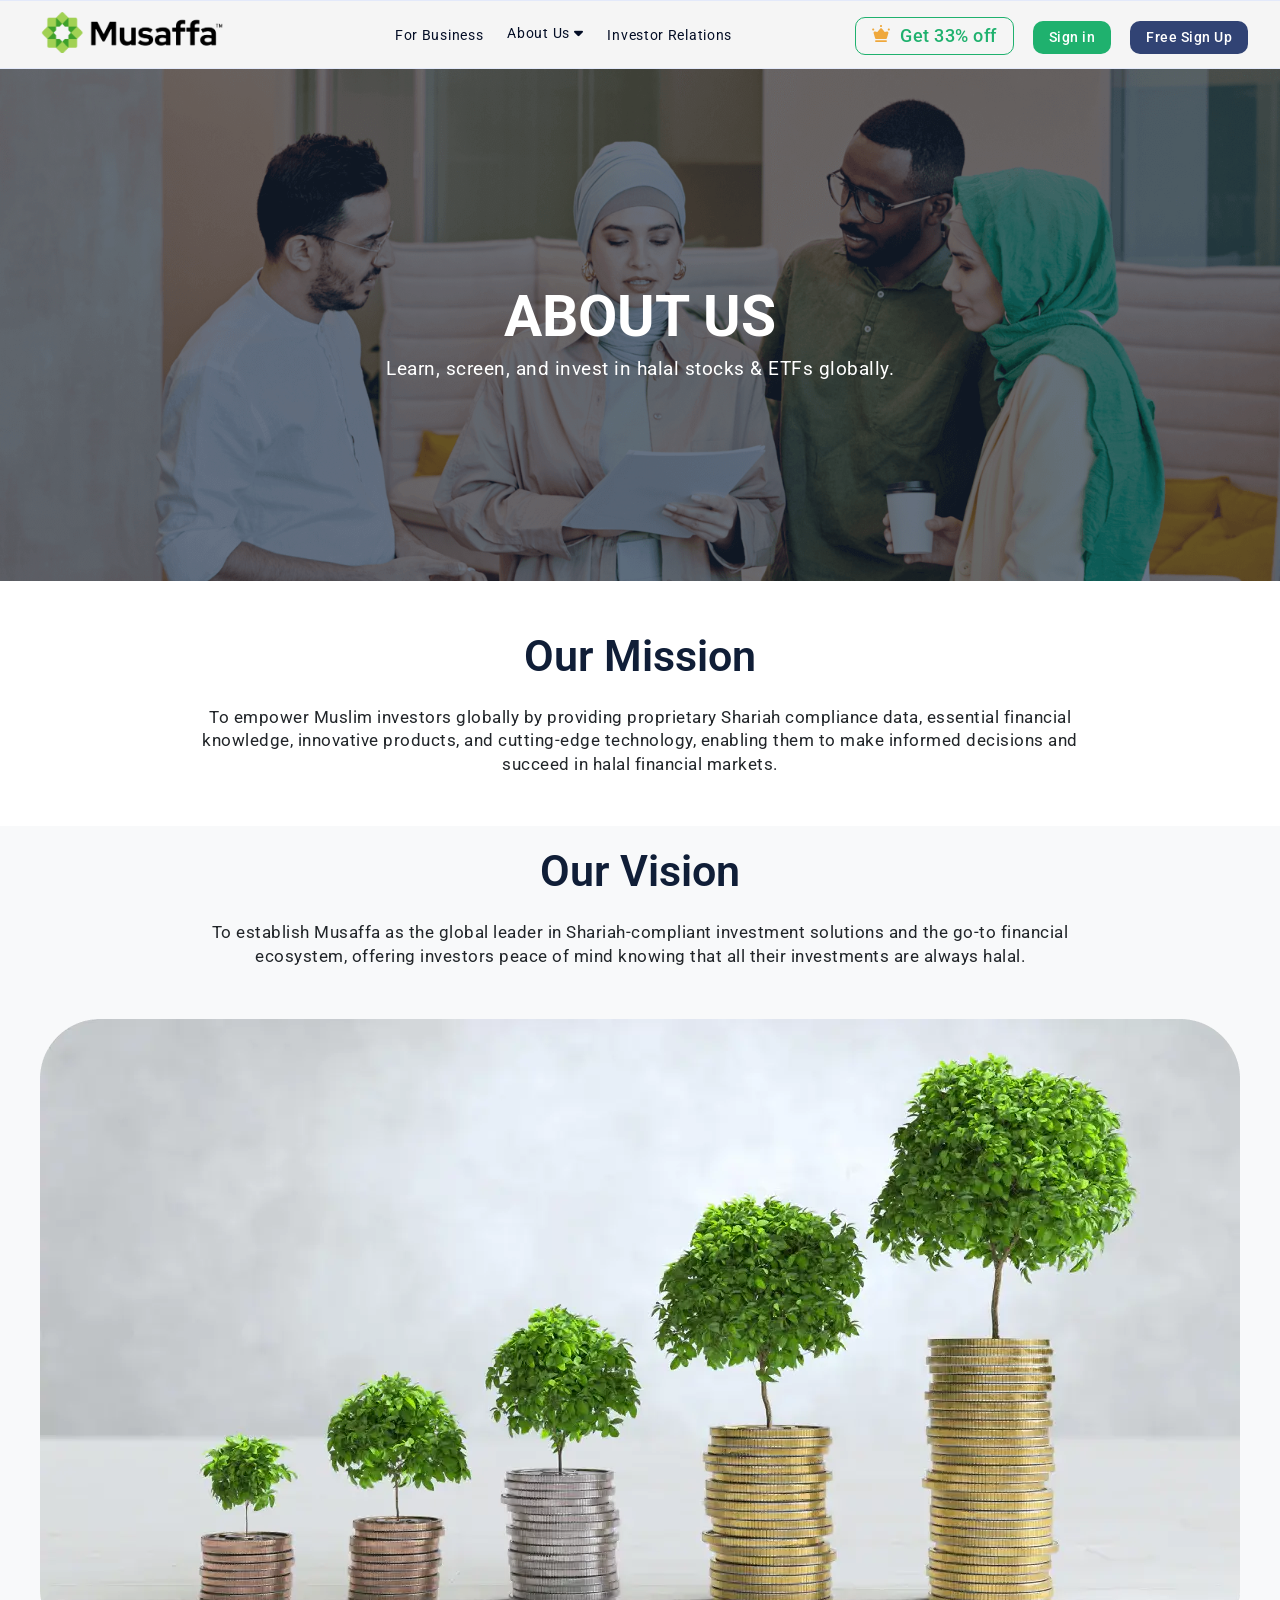
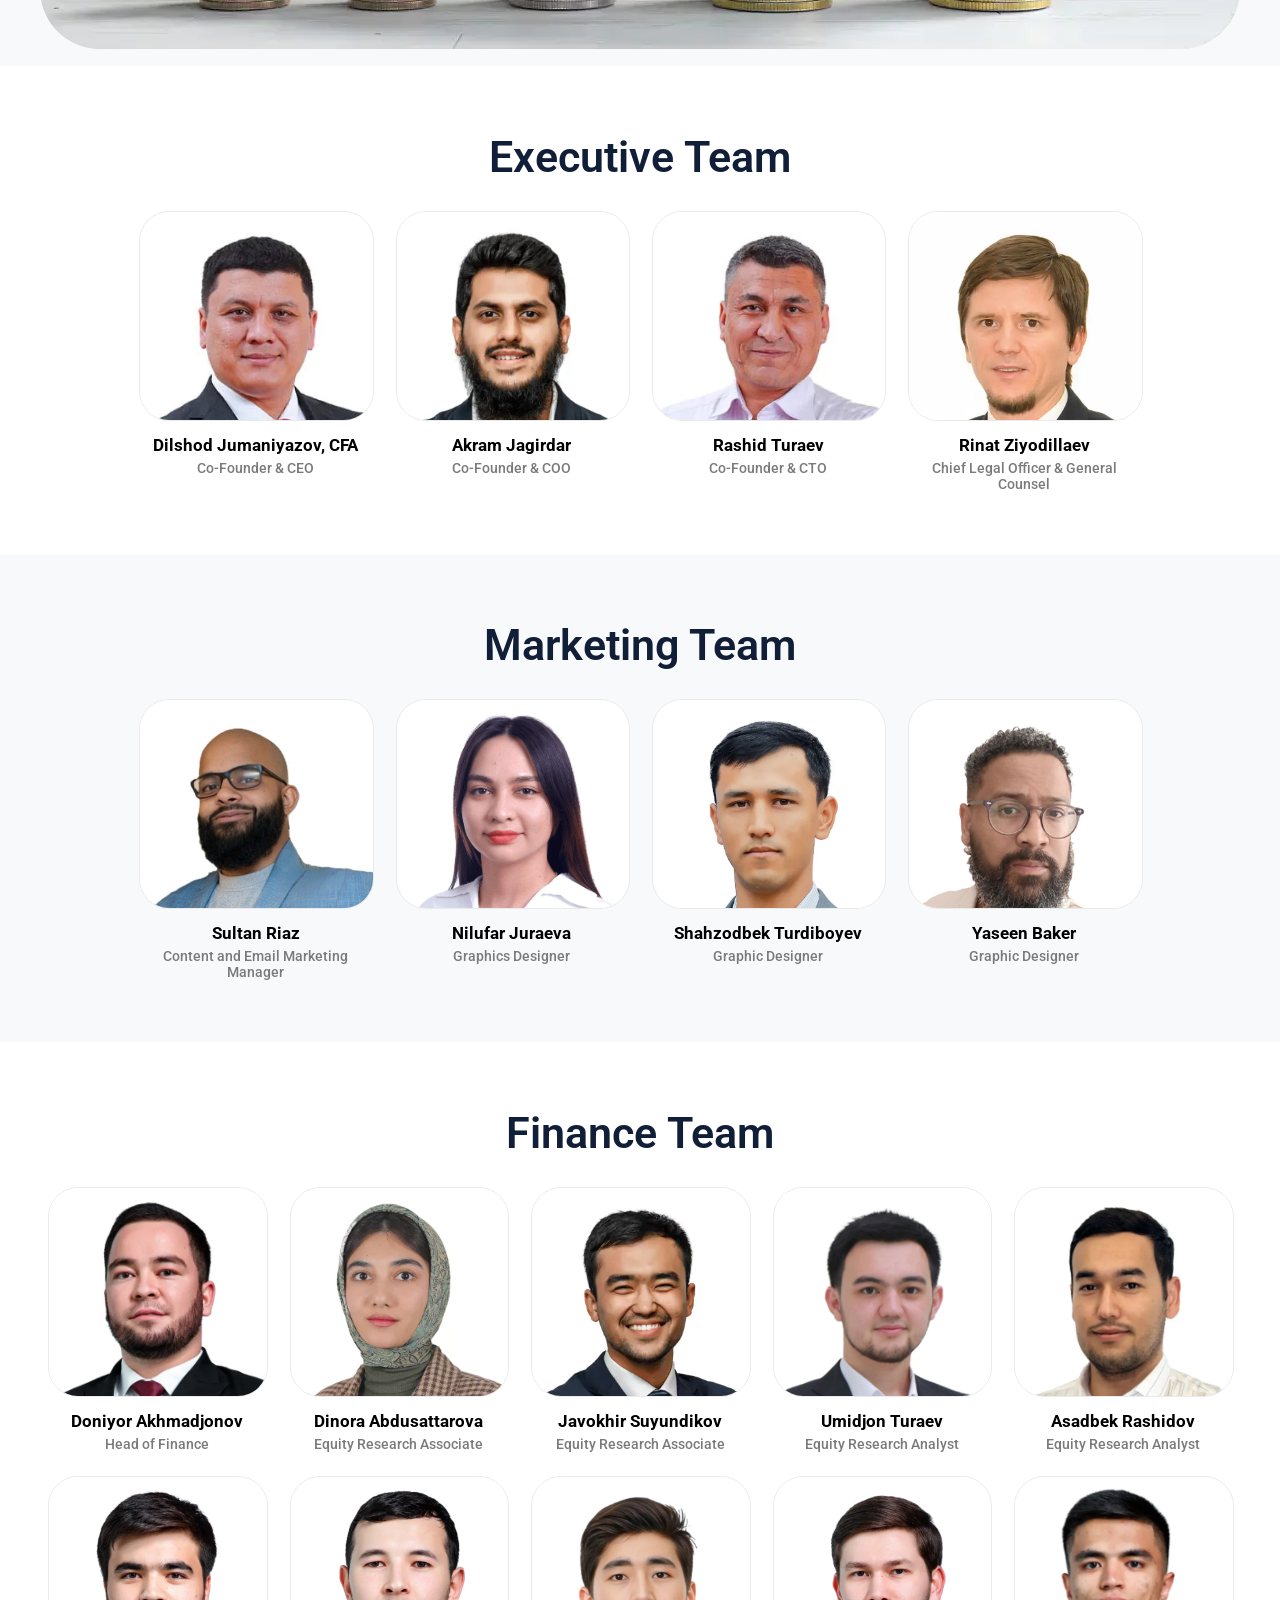
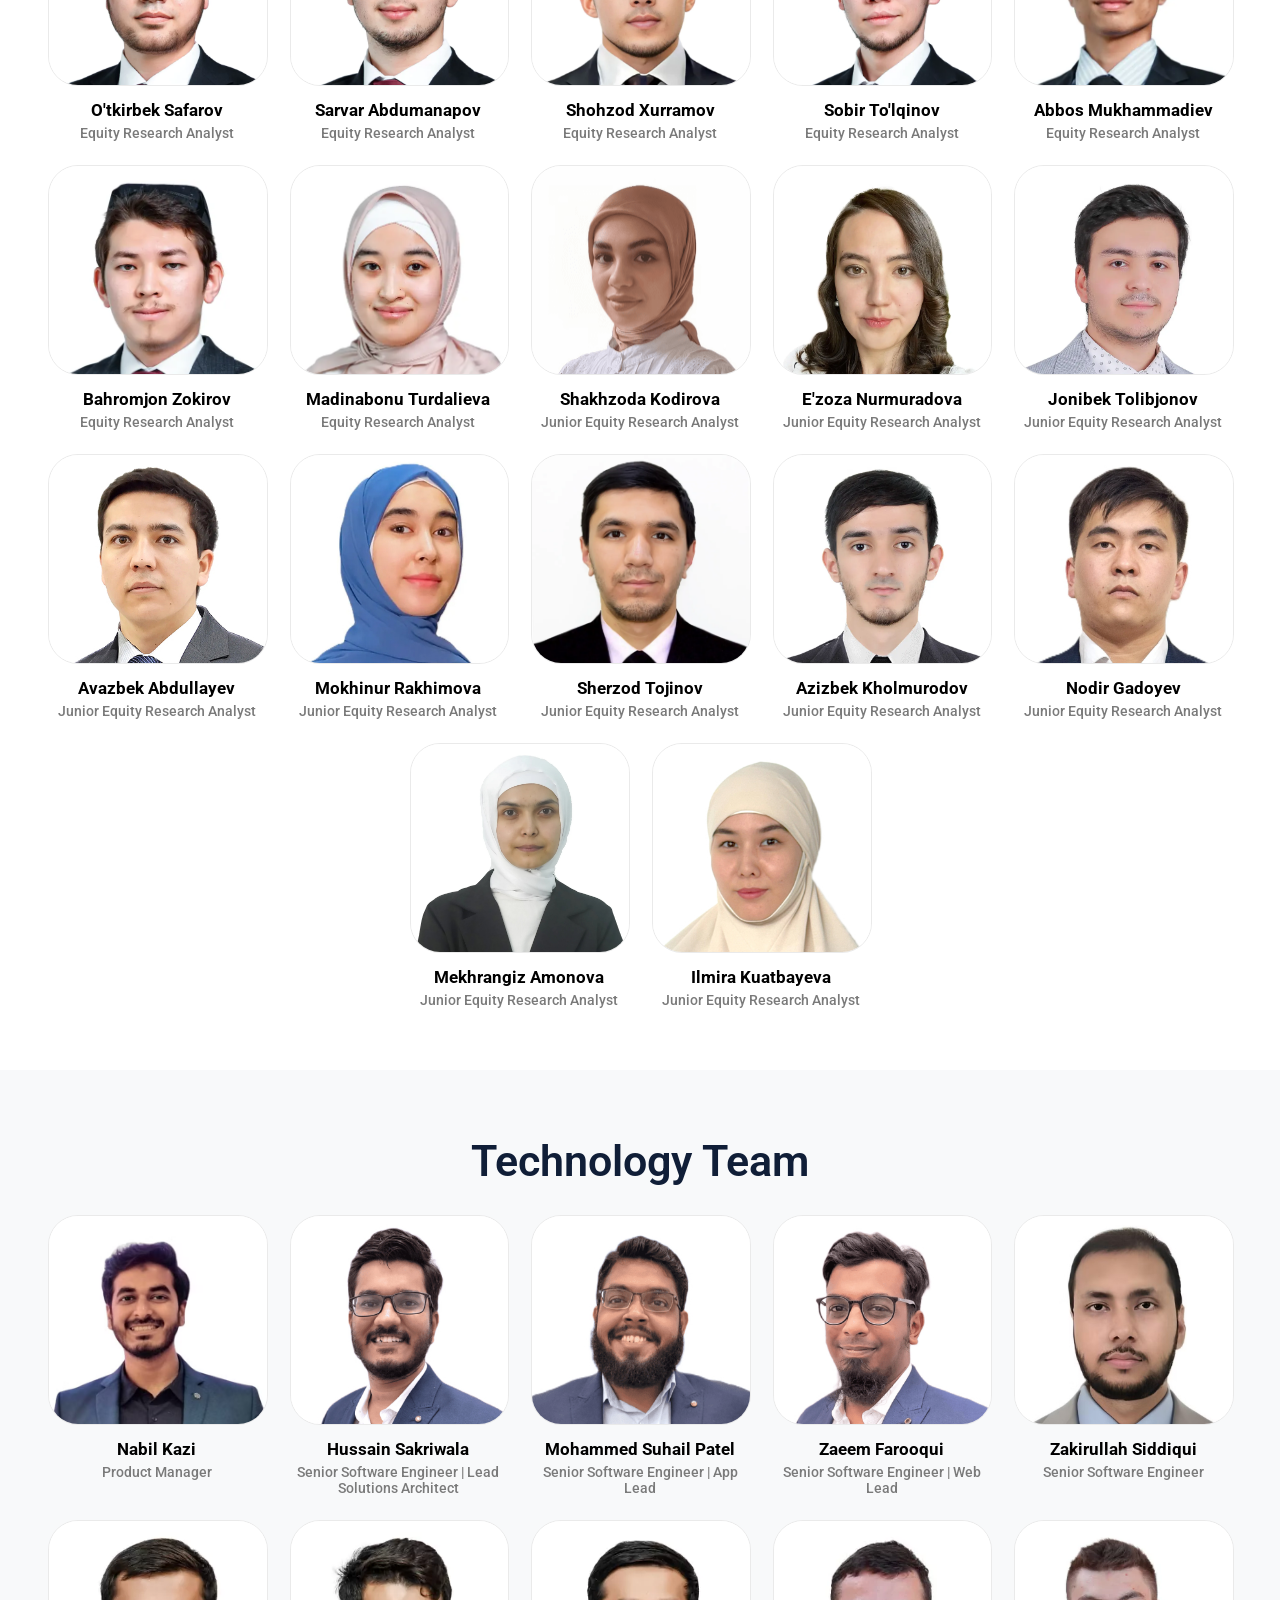
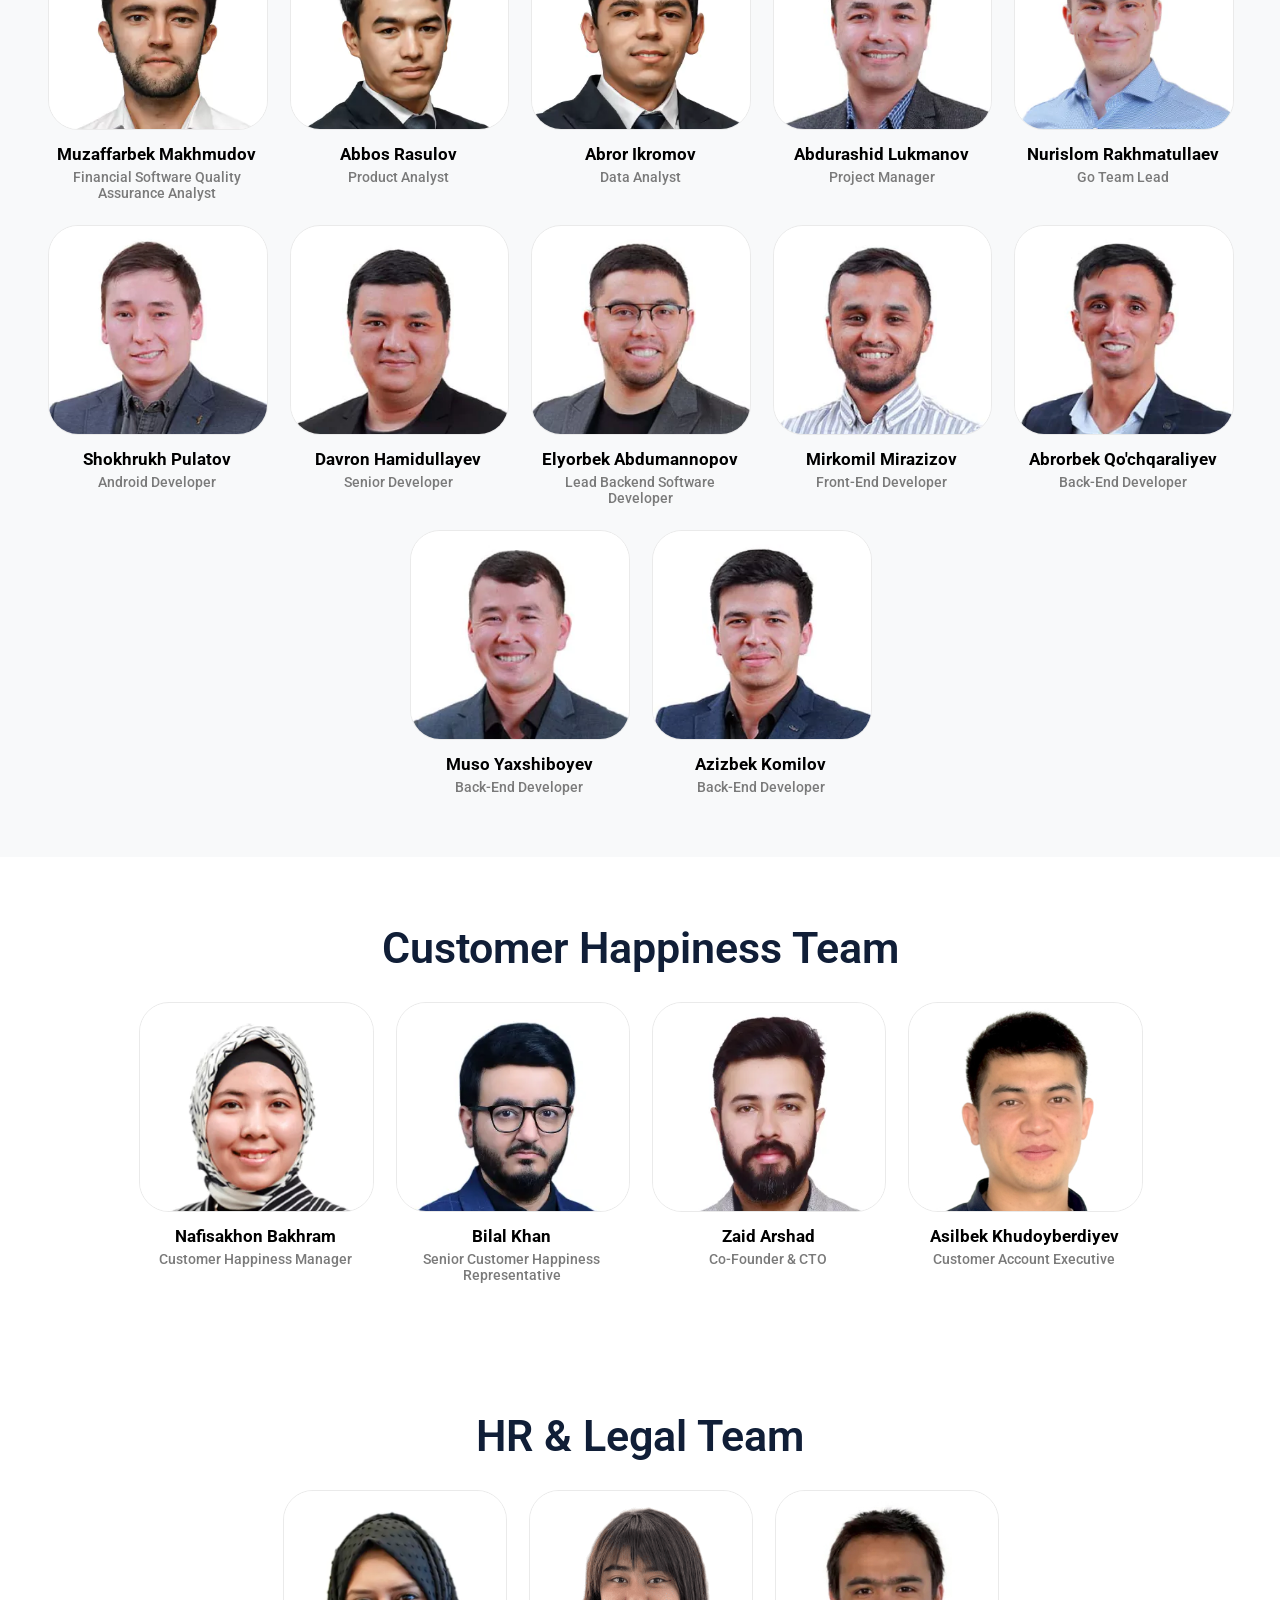
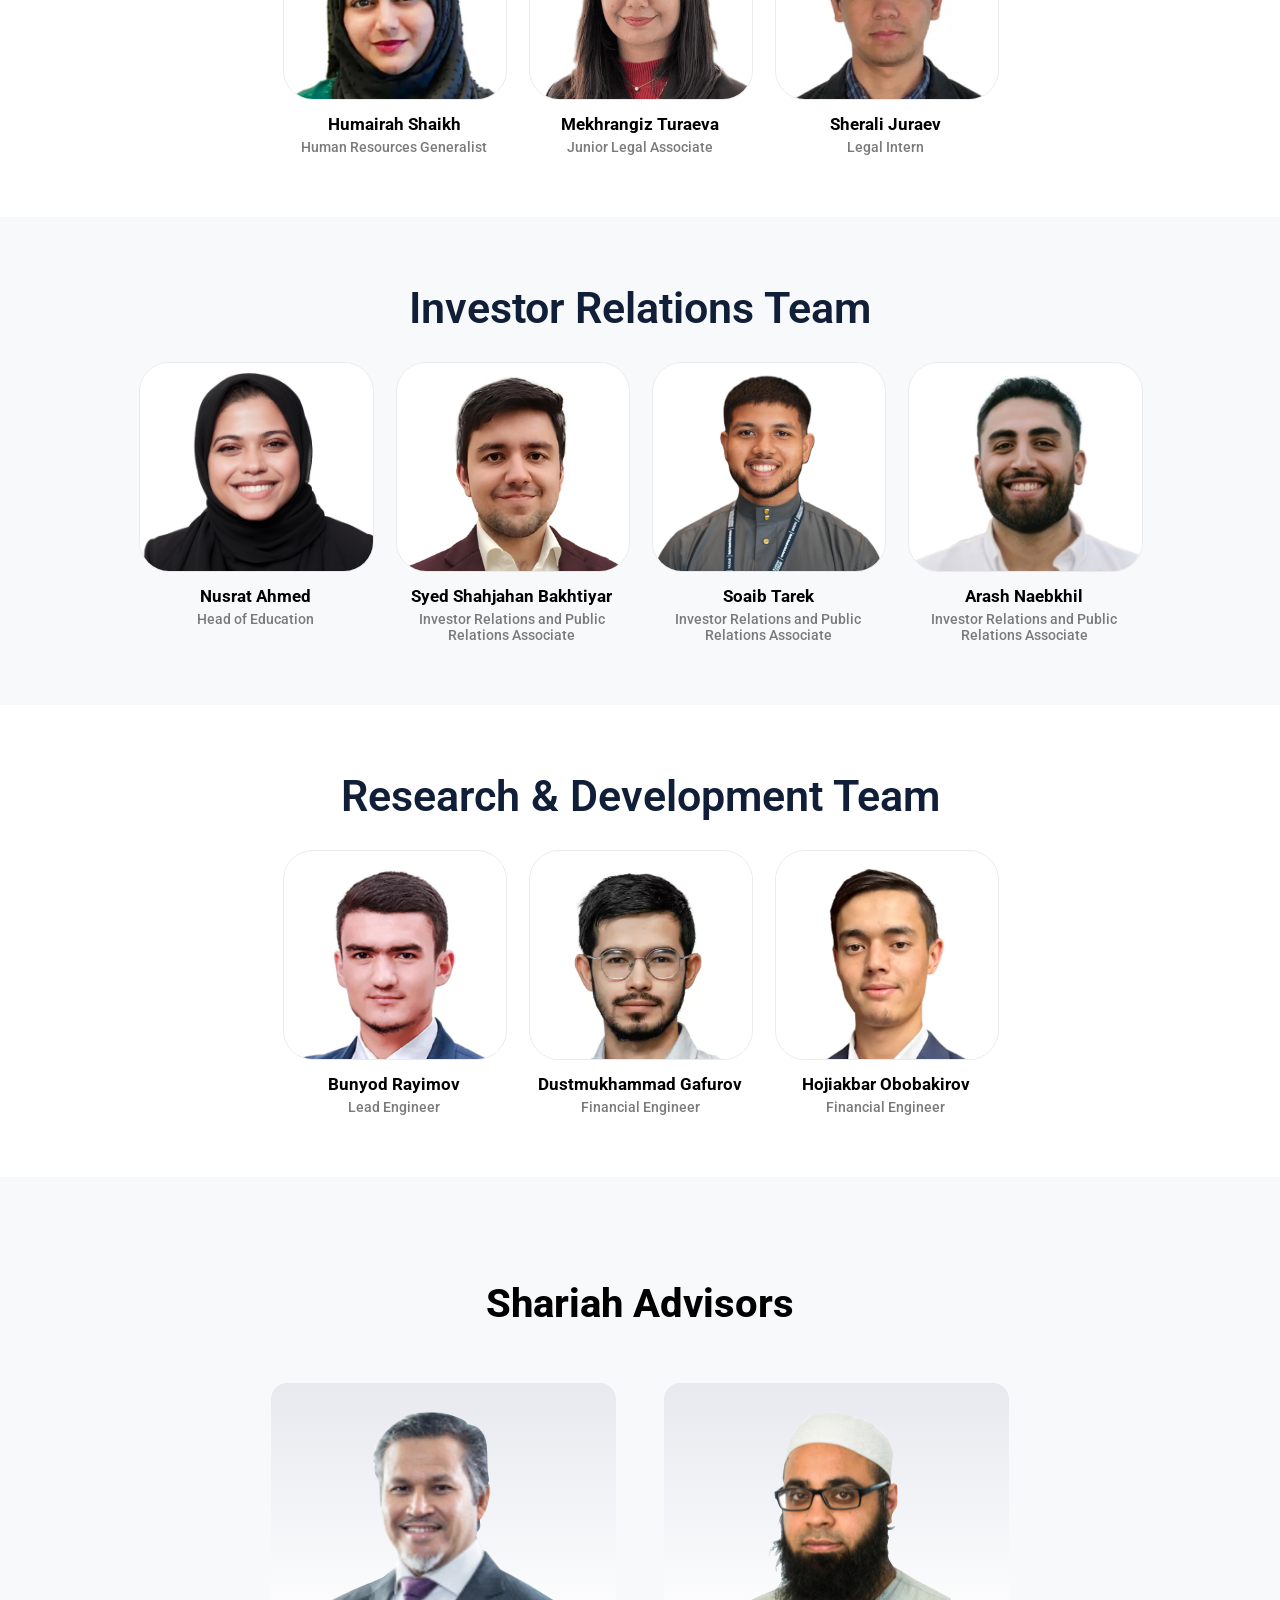
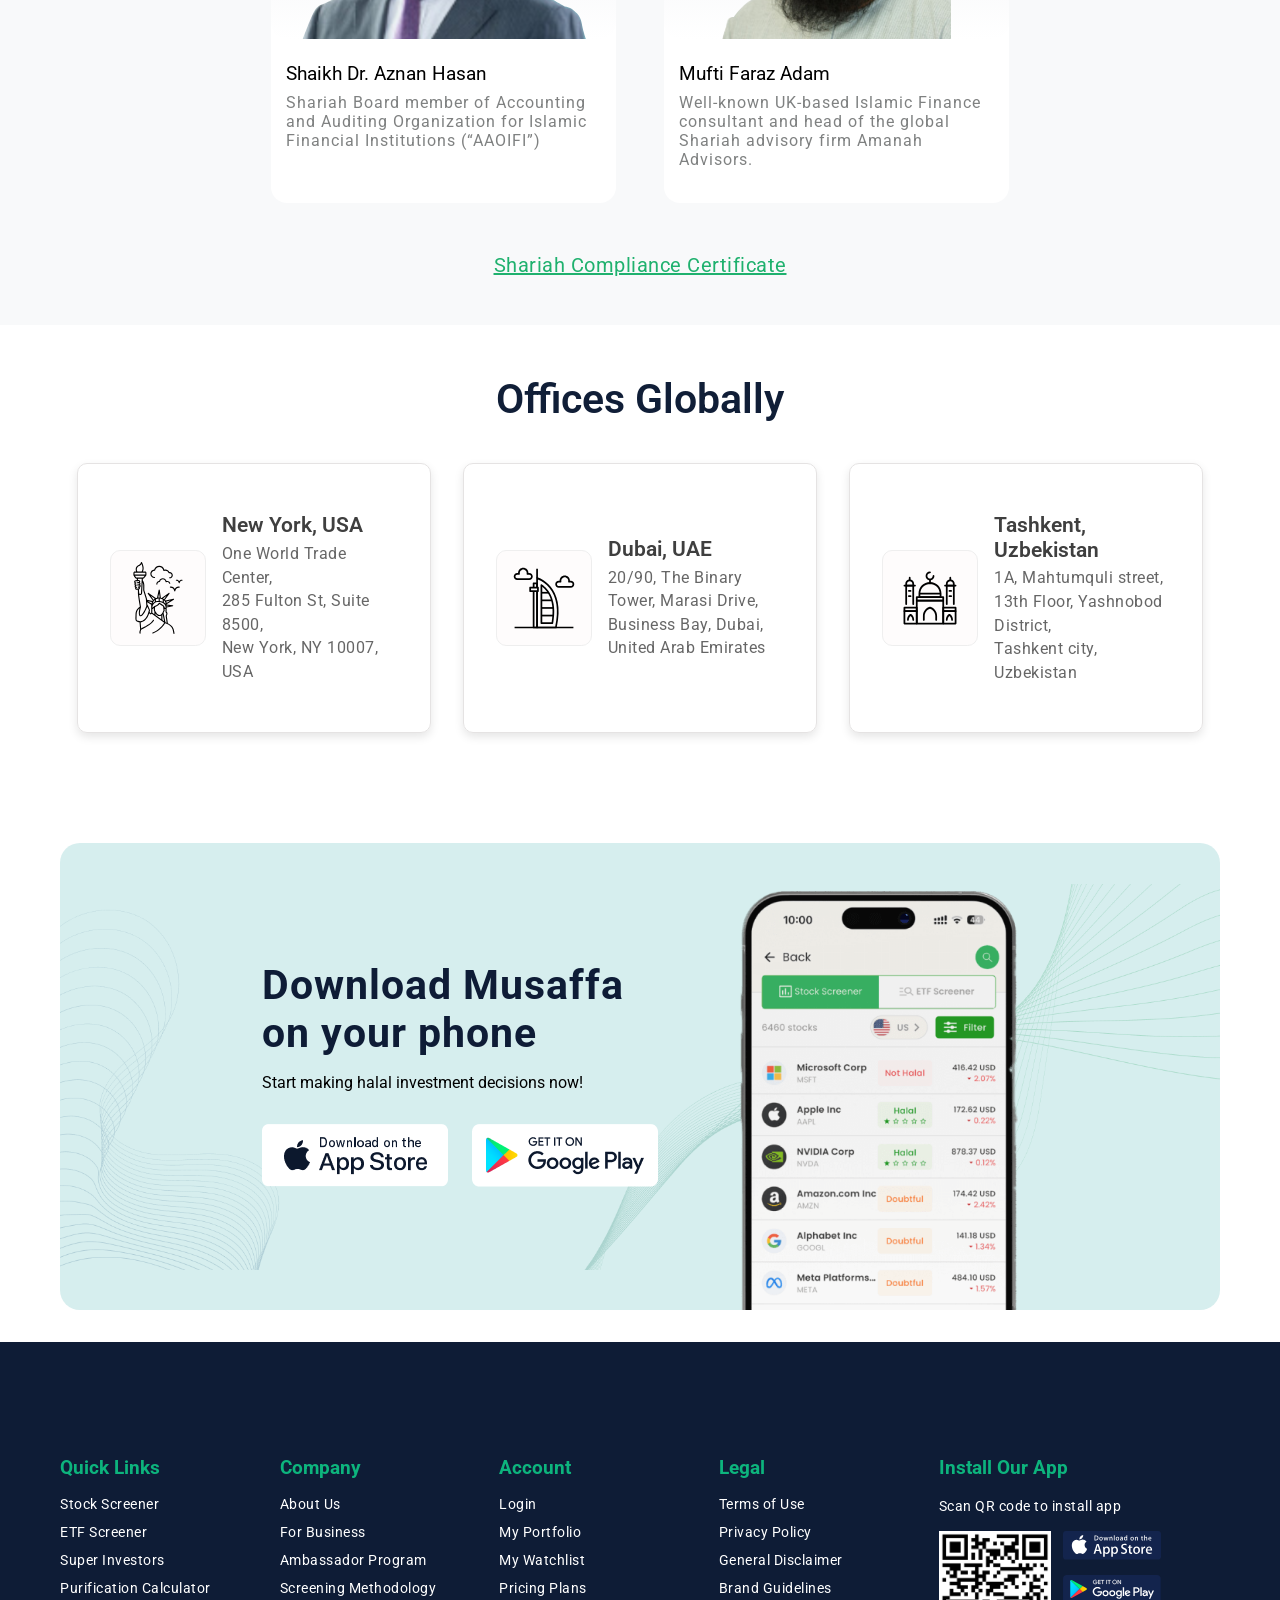
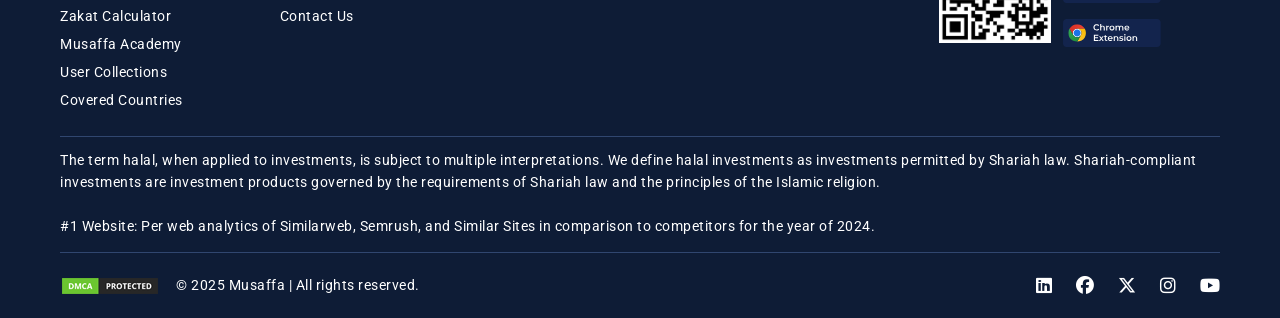
<file: about-us.html>
<!DOCTYPE html>
<html lang="en">
<head>
    <meta charset="UTF-8">
    <meta name="viewport" content="width=device-width, initial-scale=1.0">
    <title>Musaffa</title>
    <link rel="stylesheet" href="style.css">

    <!-- Swiper CSS -->
    <link rel="stylesheet" href="https://cdn.jsdelivr.net/npm/swiper@10/swiper-bundle.min.css"/>

    <!-- Font Awesome for icons -->
    <link rel="stylesheet" href="https://cdnjs.cloudflare.com/ajax/libs/font-awesome/6.5.0/css/all.min.css" integrity="sha512-..." crossorigin="anonymous" referrerpolicy="no-referrer" />

    <!-- Google Fonts -->
    <link rel="preconnect" href="https://fonts.googleapis.com">
    <link rel="preconnect" href="https://fonts.gstatic.com" crossorigin>
    <link href="https://fonts.googleapis.com/css2?family=Roboto:ital,wght@0,100..900;1,100..900&display=swap" rel="stylesheet">
  
</head>
<body>
  <nav class="navbar">
    <!-- Left: Logo -->
     <div class="menu-links">
      <img class="icon-menu" src="images/iconMenu.svg" alt="">
      <div class="logo">
        <a id="logo-black" href="index.html"><img src="images/musaffa-logo-black.png" alt=""></a>
        <a id="logo-white" href="index.html"><img src="images/musaffa-logo-white.webp" alt=""></a>
      </div>
     </div>
     
    <!-- Center: Navigation + Search -->
    <div class="nav-center">
      <ul class="nav-links">
        <li><a href="business.html">For Business</a></li>
        <li id="nav-page">
          About Us <i class="fas fa-caret-down"></i>
          <div class="dropdown">
            <a href="about-us.html">About Us</a>
            <a href="screen-methodology.html">Screen Methodology</a>
            <a href="ambassador-program.html">Ambassador Program</a>
          </div>
        </li>
        <li><a href="investor-relations.html">Investor Relations</a></li>

      </ul>

      <!-- <div class="search-bar">
        <i class="fas fa-search"></i>
        <input type="text" placeholder="Search...">
      </div> -->
    </div>

    <div class="actions">
          <a href="#" class="btn-discount"> <img src="images/premium-gold.svg" alt="">Get 33% off</a>
          <a href="https://musaffadeals.com/invest/public/login" target="_blank" class="btn-login">Sign in</a>
          <a href="https://musaffadeals.com/invest/public/register" target="_blank" class="btn-logout">Free Sign Up</a>
    </div>
  </nav>

  <main>
    <header class="header-banner .about-banner">
        <div class="container">
            <h1 class="banner-text">About Us</h1>
            <p>Learn, screen, and invest in halal stocks & ETFs globally.</p>
        </div>
    </header>

    <section class="our-mission">
      <div class="container">
        <h2>Our Mission</h2>
        <p>
          To empower Muslim investors globally by providing proprietary Shariah compliance data, essential financial knowledge, 
          innovative products, and cutting-edge technology, enabling them to make informed decisions and succeed in halal 
          financial markets.
        </p>
      </div>
    </section>

    <section class="our-vision">
      <div class="container">
        <h2>Our Vision</h2>
        <p>
          To establish Musaffa as the global leader in Shariah-compliant investment solutions and the go-to 
          financial ecosystem, offering investors peace of mind knowing that all their investments are always halal.
        </p>
        <img src="images/img-our-vision.webp" alt="our vision">
      </div>
    </section>

    <section class="team">
      <div class="container">
        <h2>Executive Team</h2>
        <div class="four-members">
          <article class="four-members-card">
            <img src="team/dilshod.webp" alt="Dilshod Jumaniyazov, CFA" class="img-fluid">
            <h5>Dilshod Jumaniyazov, CFA</h5>
            <p>Co-Founder & CEO</p>
          </article>

          <article class="four-members-card">
            <img src="team/Akram.webp" alt="Akram Jagirdar" class="img-fluid">
            <h5>Akram Jagirdar</h5>
            <p>Co-Founder & COO</p>
          </article>

          <article class="four-members-card">
            <img src="team/rashid.webp" alt="Rashid Turaev" class="img-fluid">
            <h5>Rashid Turaev</h5>
            <p>Co-Founder & CTO</p>
          </article>

          <article class="four-members-card">
            <img src="team/Rinat.webp" alt="Rinat Ziyodillaev" class="img-fluid">
            <h5>Rinat Ziyodillaev</h5>
            <p>Chief Legal Officer & General Counsel</p>
          </article>
        </div>
      </div>
    </section>

    <section class="team">
      <div class="container" style="background-color: #f8f9fa;">
        <h2>Marketing Team</h2>
        <div class="four-members">
          <article class="four-members-card">
            <img src="team/SultanRiaz.jpg" alt="Sultan Riaz" class="img-fluid">
            <h5>Sultan Riaz</h5>
            <p>Content and Email Marketing Manager</p>
          </article>

          <article class="four-members-card">
            <img src="team/nilufar.png" alt="Nilufar Juraeva" class="img-fluid">
            <h5>Nilufar Juraeva</h5>
            <p>Graphics Designer</p>
          </article>

          <article class="four-members-card">
            <img src="team/shahzod_turdiboyev.webp" alt="Shahzodbek Turdiboyev" class="img-fluid">
            <h5>Shahzodbek Turdiboyev</h5>
            <p>Graphic Designer</p>
          </article>

          <article class="four-members-card">
            <img src="team/YaseenBaker.jpg" alt="Yaseen Baker" class="img-fluid">
            <h5>Yaseen Baker</h5>
            <p>Graphic Designer</p>
          </article>
        </div>
      </div>
    </section>

    <section class="team">
      <div class="container">
        <h2>Finance Team</h2>
        <div class="team-members">
          <article class="team-members-card">
            <img src="team/doniyor.webp" alt="Doniyor Akhmadjonov" class="img-fluid">
            <h5>Doniyor Akhmadjonov</h5>
            <p>Head of Finance</p>
          </article>

          <article class="team-members-card">
            <img src="team/dinora.webp" alt="Dinora Abdusattarova" class="img-fluid">
            <h5>Dinora Abdusattarova</h5>
            <p>Equity Research Associate</p>
          </article>

          <article class="team-members-card">
            <img src="team/javohir-bhai.webp" alt="Javokhir Suyundikov" class="img-fluid">
            <h5>Javokhir Suyundikov</h5>
            <p>Equity Research Associate</p>
          </article>

          <article class="team-members-card">
            <img src="team/umidjonTuraev1.webp" alt="Umidjon Turaev" class="img-fluid">
            <h5>Umidjon Turaev</h5>
            <p>Equity Research Analyst</p>
          </article>

          <article class="team-members-card">
            <img src="team/Asadbek.webp" alt="Asadbek Rashidov" class="img-fluid">
            <h5>Asadbek Rashidov</h5>
            <p>Equity Research Analyst</p>
          </article>

          <article class="team-members-card">
            <img src="team/otkir.webp" alt="O'tkirbek Safarov" class="img-fluid">
            <h5>O'tkirbek Safarov</h5>
            <p>Equity Research Analyst</p>
          </article>

          <article class="team-members-card">
            <img src="team/sarvar.webp" alt="Sarvar Abdumanapov" class="img-fluid">
            <h5>Sarvar Abdumanapov</h5>
            <p>Equity Research Analyst</p>
          </article>

          <article class="team-members-card">
            <img src="team/shohzod.webp" alt="Shohzod Xurramov" class="img-fluid">
            <h5>Shohzod Xurramov</h5>
            <p>Equity Research Analyst</p>
          </article>

          <article class="team-members-card">
            <img src="team/sobirjon.webp" alt="Sobir To'lqinov" class="img-fluid">
            <h5>Sobir To'lqinov</h5>
            <p>Equity Research Analyst</p>
          </article>

          <article class="team-members-card">
            <img src="team/AbbosM1.webp" alt="Abbos Mukhammadiev" class="img-fluid">
            <h5>Abbos Mukhammadiev</h5>
            <p>Equity Research Analyst</p>
          </article>

          <article class="team-members-card">
            <img src="team/Bahromjon1.webp" alt="Bahromjon Zokirov" class="img-fluid">
            <h5>Bahromjon Zokirov</h5>
            <p>Equity Research Analyst</p>
          </article>

          <article class="team-members-card">
            <img src="team/Madina1.webp" alt="Madinabonu Turdalieva" class="img-fluid">
            <h5>Madinabonu Turdalieva</h5>
            <p>Equity Research Analyst</p>
          </article>

          <article class="team-members-card">
            <img src="team/shakhzoda-kodirova1.png" alt="Shakhzoda Kodirova" class="img-fluid">
            <h5>Shakhzoda Kodirova</h5>
            <p>Junior Equity Research Analyst</p>
          </article>

          <article class="team-members-card">
            <img src="team/ezoza.webp" alt="E'zoza Nurmuradova" class="img-fluid">
            <h5>E'zoza Nurmuradova</h5>
            <p>Junior Equity Research Analyst</p>
          </article>

          <article class="team-members-card">
            <img src="team/jonibek.webp" alt="Jonibek Tolibjonov" class="img-fluid">
            <h5>Jonibek Tolibjonov</h5>
            <p>Junior Equity Research Analyst</p>
          </article>

          <article class="team-members-card">
            <img src="team/avazbekAbdullayevThumb.jpg" alt="Avazbek Abdullayev" class="img-fluid">
            <h5>Avazbek Abdullayev</h5>
            <p>Junior Equity Research Analyst</p>
          </article>

          <article class="team-members-card">
            <img src="team/mokhinurRakhimova.jpg" alt="Mokhinur Rakhimova" class="img-fluid">
            <h5>Mokhinur Rakhimova</h5>
            <p>Junior Equity Research Analyst</p>
          </article>

          <article class="team-members-card">
            <img src="team/sherzodTojinov.webp" alt="Sherzod Tojinov" class="img-fluid">
            <h5>Sherzod Tojinov</h5>
            <p>Junior Equity Research Analyst</p>
          </article>

          <article class="team-members-card">
            <img src="team/azizbekKholmurodov.webp" alt="Azizbek Kholmurodov" class="img-fluid">
            <h5>Azizbek Kholmurodov</h5>
            <p>Junior Equity Research Analyst</p>
          </article>

          <article class="team-members-card">
            <img src="team/nodirGadoyevThumb.jpg" alt="Nodir Gadoyev" class="img-fluid">
            <h5>Nodir Gadoyev</h5>
            <p>Junior Equity Research Analyst</p>
          </article>

          <article class="team-members-card">
            <img src="team/MekhrangizAmonova.jpg" alt="Mekhrangiz Amonova" class="img-fluid">
            <h5>Mekhrangiz Amonova</h5>
            <p>Junior Equity Research Analyst</p>
          </article>

          <article class="team-members-card">
            <img src="team/IlmiraKuatbayeva.jpg" alt="Ilmira Kuatbayeva" class="img-fluid">
            <h5>Ilmira Kuatbayeva</h5>
            <p>Junior Equity Research Analyst</p>
          </article>
        </div>
      </div>
    </section>

    <section class="team">
      <div class="container" style="background-color: #f8f9fa;">
        <h2>Technology Team</h2>
        <div class="team-members">
          <article class="team-members-card">
            <img src="team/nabil-kazi.avif" alt="Nabil Kazi" class="img-fluid">
            <h5>Nabil Kazi</h5>
            <p>Product Manager</p>
          </article>

          <article class="team-members-card">
            <img src="team/hussain-sakriwala.jpg" alt="Hussain Sakriwala" class="img-fluid">
            <h5>Hussain Sakriwala</h5>
            <p>Senior Software Engineer | Lead Solutions Architect</p>
          </article>

          <article class="team-members-card">
            <img src="team/mohammed-suhail1.jpg" alt="Mohammed Suhail Patel" class="img-fluid">
            <h5>Mohammed Suhail Patel</h5>
            <p>Senior Software Engineer | App Lead</p>
          </article>

          <article class="team-members-card">
            <img src="team/zaeem-farooqui1.jpg" alt="Zaeem Farooqui" class="img-fluid">
            <h5>Zaeem Farooqui</h5>
            <p>Senior Software Engineer | Web Lead</p>
          </article>

          <article class="team-members-card">
            <img src="team/zakirullah.jpg" alt="Zakirullah Siddiqui" class="img-fluid">
            <h5>Zakirullah Siddiqui</h5>
            <p>Senior Software Engineer</p>
          </article>

          <article class="team-members-card">
            <img src="team/muzaffa-bhai.webp" alt="Muzaffarbek Makhmudov" class="img-fluid">
            <h5>Muzaffarbek Makhmudov</h5>
            <p>Financial Software Quality Assurance Analyst</p>
          </article>

          <article class="team-members-card">
            <img src="team/abbosbhai.webp" alt="Abbos Rasulov" class="img-fluid">
            <h5>Abbos Rasulov</h5>
            <p>Product Analyst</p>
          </article>

          <article class="team-members-card">
            <img src="team/abror-bhai.webp" alt="Abror Ikromov" class="img-fluid">
            <h5>Abror Ikromov</h5>
            <p>Data Analyst</p>
          </article>

          <article class="team-members-card">
            <img src="team/abdurashid.webp" alt="Abdurashid Lukmanov" class="img-fluid">
            <h5>Abdurashid Lukmanov</h5>
            <p>Project Manager</p>
          </article>

          <article class="team-members-card">
            <img src="team/nurislom.webp" alt="Nurislom Rakhmatullaev" class="img-fluid">
            <h5>Nurislom Rakhmatullaev</h5>
            <p>Go Team Lead</p>
          </article>

          <article class="team-members-card">
            <img src="team/shokhrukh.webp" alt="Shokhrukh Pulatov" class="img-fluid">
            <h5>Shokhrukh Pulatov</h5>
            <p>Android Developer</p>
          </article>

          <article class="team-members-card">
            <img src="team/davron.webp" alt="Davron Hamidullayev" class="img-fluid">
            <h5>Davron Hamidullayev</h5>
            <p>Senior Developer</p>
          </article>

          <article class="team-members-card">
            <img src="team/elyorbek.webp" alt="Elyorbek Abdumannopov" class="img-fluid">
            <h5>Elyorbek Abdumannopov</h5>
            <p>Lead Backend Software Developer</p>
          </article>

          <article class="team-members-card">
            <img src="team/mirkomil.webp" alt="Mirkomil Mirazizov" class="img-fluid">
            <h5>Mirkomil Mirazizov</h5>
            <p>Front-End Developer</p>
          </article>

          <article class="team-members-card">
            <img src="team/abrorbek.webp" alt="Abrorbek Qo'chqaraliyev" class="img-fluid">
            <h5>Abrorbek Qo'chqaraliyev</h5>
            <p>Back-End Developer</p>
          </article>

          <article class="team-members-card">
            <img src="team/muso.webp" alt="Muso Yaxshiboyev" class="img-fluid">
            <h5>Muso Yaxshiboyev</h5>
            <p>Back-End Developer</p>
          </article>

          <article class="team-members-card">
            <img src="team/azizbek-komilov.webp" alt="Azizbek Komilov" class="img-fluid">
            <h5>Azizbek Komilov</h5>
            <p>Back-End Developer</p>
          </article>
        </div>
      </div>
    </section>

    <section class="team">
      <div class="container">
        <h2>Customer Happiness Team</h2>
        <div class="four-members">
          <article class="four-members-card">
            <img src="team/nafisakhon.webp" alt="Nafisakhon Bakhram" class="img-fluid">
            <h5>Nafisakhon Bakhram</h5>
            <p>Customer Happiness Manager</p>
          </article>

          <article class="four-members-card">
            <img src="team/bilal-khan1.webp" alt="Bilal Khan" class="img-fluid">
            <h5>Bilal Khan</h5>
            <p>Senior Customer Happiness Representative</p>
          </article>

          <article class="four-members-card">
            <img src="team/ZaidArshad1.webp" alt="Zaid Arshad" class="img-fluid">
            <h5>Zaid Arshad</h5>
            <p>Co-Founder & CTO</p>
          </article>

          <article class="four-members-card">
            <img src="team/AsilbekKhudoyberdiyev.jpg" alt="Asilbek Khudoyberdiyev" class="img-fluid">
            <h5>Asilbek Khudoyberdiyev</h5>
            <p>Customer Account Executive</p>
          </article>
        </div>
      </div>
    </section>

    <section class="team">
      <div class="container">
        <h2>HR & Legal Team</h2>
        <div class="three-members">
          <article class="three-members-card">
            <img src="team/Humairah1.webp"alt="Humairah Shaikh" class="img-fluid">
            <h5>Humairah Shaikh</h5>
            <p>Human Resources Generalist</p>
          </article>

          <article class="three-members-card">
            <img src="team/Mekhrangiz1.png" alt="Mekhrangiz Turaeva" class="img-fluid">
            <h5>Mekhrangiz Turaeva</h5>
            <p>Junior Legal Associate</p>
          </article>

          <article class="three-members-card">
            <img src="team/sherali-thumb.jpg" alt="Sherali Juraev" class="img-fluid">
            <h5>Sherali Juraev</h5>
            <p>Legal Intern</p>
          </article>
        </div>
      </div>
    </section>

    <section class="team">
      <div class="container" style="background-color: #f8f9fa;">
        <h2>Investor Relations Team</h2>
        <div class="four-members">
          <article class="four-members-card">
            <img src="team/nusrat-ahmed.avif" alt="Nusrat Ahmed" class="img-fluid">
            <h5>Nusrat Ahmed</h5>
            <p>Head of Education</p>
          </article>

          <article class="four-members-card">
            <img src="team/SyedShahjahanBakhtiyar-thumb.jpg" alt="Syed Shahjahan Bakhtiyar" class="img-fluid">
            <h5>Syed Shahjahan Bakhtiyar</h5>
            <p>Investor Relations and Public Relations Associate</p>
          </article>

          <article class="four-members-card">
            <img src="team/SoaibTarek.jpg" alt="Soaib Tarek" class="img-fluid">
            <h5>Soaib Tarek</h5>
            <p>Investor Relations and Public Relations Associate</p>
          </article>

          <article class="four-members-card">
            <img src="team/ArashNaebkhil.jpg" alt="Arash Naebkhil" class="img-fluid">
            <h5>Arash Naebkhil</h5>
            <p>Investor Relations and Public Relations Associate</p>
          </article>
        </div>
      </div>
    </section>

    <section class="team">
      <div class="container">
        <h2>Research & Development Team</h2>
        <div class="three-members">
          <article class="three-members-card">
            <img src="team/bunyod.webp" alt="Bunyod Rayimov" class="img-fluid">
            <h5>Bunyod Rayimov</h5>
            <p>Lead Engineer</p>
          </article>

          <article class="three-members-card">
            <img src="team/dustmuhammad-bhai.webp" alt="Dustmukhammad Gafurov" class="img-fluid">
            <h5>Dustmukhammad Gafurov</h5>
            <p>Financial Engineer</p>
          </article>

          <article class="three-members-card">
            <img src="team/HojiAkbar1.webp" alt="Hojiakbar Obobakirov" class="img-fluid">
            <h5>Hojiakbar Obobakirov</h5>
            <p>Financial Engineer</p>
          </article>
        </div>
      </div>
    </section>

    <section class="team shariah-advisor" style="background-color: #f8f9fa;">
      <div class="container">
        <h1 class="section-title">Shariah Advisors</h1>

        <div class="team-grid">
          <div class="team-member">
            <div class="member-image">
              <img src="team/shaikhDrAznan.svg" alt="Shaikh Dr. Aznan Hasan">
            </div>
            <div class="member-info">
              <h3 class="member-name">Shaikh Dr. Aznan Hasan</h3>
              <p class="member-title" style="color: #7f8181;"> Shariah Board member of Accounting and Auditing Organization for Islamic Financial Institutions (“AAOIFI”) </p>
            </div>
          </div>
  
          <div class="team-member">
            <div class="member-image">
              <img src="team/MuftiFarazAdam.svg" alt="Shaikh Dr. Aznan Hasan">
            </div>
            <div class="member-info">
              <h3 class="member-name">Mufti Faraz Adam</h3>
              <p class="member-title" style="color: #7f8181;"> Well-known UK-based Islamic Finance consultant and head of the global Shariah advisory firm Amanah Advisors. </p>
            </div>
            </div>
          </div>
        </div>

        <div>
          <a target="_blank" href="team/Musaffa-Shariah-Compliance-Certificate.pdf" class="shariah_compliance_certificate"> Shariah Compliance Certificate </a>
        </div>
      </div>
    </section>

    <section class="global-offices">
      <div class="office-content">
        <h3>Offices Globally</h3>
        <div class="offices-card">
          <article>
            <img src="images/ny.svg" alt="" class="img-fluid">
            <div>
              <h6>New York, USA</h6>
                <p>
                  One World Trade Center,
                  <br>285 Fulton St, Suite 8500,
                  <br>New York, NY 10007, USA
                </p>
            </div>
          </article>

          <article>
            <img src="images/uae.svg" alt="" class="img-fluid">
            <div>
              <h6>Dubai, UAE</h6>
                <p>
                  20/90, The Binary
                  <br>Tower, Marasi Drive,
                  <br>Business Bay, Dubai,
                  <br>United Arab Emirates
                </p>
            </div>
          </article>

          <article>
            <img src="images/usb.svg" alt="" class="img-fluid">
            <div>
              <h6>Tashkent, Uzbekistan</h6>
                <p>
                  1A, Mahtumquli street,
                  <br>13th Floor, Yashnobod District,
                  <br>Tashkent city, Uzbekistan
                </p>
            </div>
          </article>
      </div>
    </section>

    <section class="download-banner">
        <div class="container">
          <div class="banner">
            <div class="left-col">
              <h2>
                Download Musaffa
                <br>
                on your phone
              </h2>
              <p> Start making halal investment decisions now! </p>
              <div>
                <a href="#"><img src="images/app-store-badge-white-bg.png" alt=""></a>
                <a href="#"><img src="images/play-store-badge-white-bg.png" alt=""></a>
              </div>
            </div>

            <div class="mobile-image-wrapper">
              <img src="images/download-mobile-image.png" alt="">
            </div>
          </div>
        </div>
      </section>
  </main>

  <footer>
      <section class="container">
        <nav class="footer">
          <div class="footer-col quick-links">
            <h6 class="nav-heading">Quick Links</h6>
            <ul role="list" class="links-list">
              <li><a href="#">Stock Screener</a></li>
              <li><a href="#">ETF Screener</a></li>
              <li><a href="#">Super Investors</a></li>
              <li><a href="#">Purification Calculator</a></li>
              <li><a href="#">Zakat Calculator</a></li>
              <li><a href="#">Musaffa Academy</a></li>
              <li><a href="#">User Collections</a></li>
              <li><a href="#">Covered Countries</a></li>
            </ul>
          </div>

          <div class="footer-col">
            <h6 class="nav-heading">Company</h6>
            <ul role="list" class="links-list">
              <li><a href="about-us.html">About Us</a></li>
              <li><a href="business.html">For Business</a></li>
              <li><a href="ambassador-program.html">Ambassador Program</a></li>
              <li><a href="screen-methodology.html">Screening Methodology</a></li>
              <li><a href="#">Contact Us</a></li>
            </ul>
          </div>

          <div class="footer-col">
            <h6 class="nav-heading">Account</h6>
            <ul role="list" class="links-list">
              <li><a href="#">Login</a></li>
              <li><a href="#">My Portfolio</a></li>
              <li><a href="#">My Watchlist</a></li>
              <li><a href="#">Pricing Plans</a></li>
            </ul>
          </div>

          <div class="footer-col">
            <h6 class="nav-heading">Legal</h6>
            <ul role="list" class="links-list">
              <li><a href="#">Terms of Use</a></li>
              <li><a href="#">Privacy Policy</a></li>
              <li><a href="#">General Disclaimer</a></li>
              <li><a href="#">Brand Guidelines</a></li>
            </ul>
          </div>
          
          <div class="footer-col">
            <h6 class="nav-heading">Install Our App</h6>
            <p class="scan-text">Scan QR code to install app</p>
            <div class="store-badges">
              <div class="qr-code">
                <img src="images/qr-code.png" id="display-none" alt="qr-code" class="qr-code">
              </div>

              <div class="app-store-row">
                <a href="#" target="_blank">
                  <img src="images/footer-ios-app.svg" alt="app-store-badge" class="img-fluid">
                </a>

                <a href="#" target="_blank">
                  <img src="images/footer-gplay.svg" alt="play-store-badge" class="img-fluid">
                </a>

                <a href="#" target="_blank">
                  <img src="images/footer-chrome-ext.svg" id="display-none" alt="Google Chrome Extension" class="img-fluid">
                </a>
              </div>
            </div>
          </div>
        </nav>
        
        <div class="footer-para">
          <p>
            The term halal, when applied to investments, is subject to multiple interpretations. We define halal investments as investments permitted by Shariah law. Shariah-compliant investments are investment products governed by the requirements of Shariah law and the principles of the Islamic religion. <br><br>
            #1 Website: Per web analytics of Similarweb, Semrush, and Similar Sites in comparison to competitors for the year of 2024.
          </p>
        </div>

        <div class="copyrights-wrapper">
          <div class="copyrights-text">
            <a href="#">
              <img src="images/dmca-badge.png" alt="" class="img-fluid">
            </a>
            <p> &#169; 2025 Musaffa | All rights reserved.</p>
          </div>

          <ul class="social-icons" role="list">
            <li>
              <a href="#"><i class="fa-brands fa-linkedin"></i></a>
            </li>
            <li>
              <a href="#"><i class="fa-brands fa-facebook"></i></a>
            </li>
            <li>
              <a href="#"><i class="fa-brands fa-x-twitter"></i></a>
            </li>
            <li>
              <a href="#"><i class="fa-brands fa-instagram"></i></a>
            </li>
            <li>
              <a href="#"><i class="fa-brands fa-youtube"></i></a>
            </li>
          </ul>
        </div>
      </section>
    </footer>

    <div id="sidebar" class="sidebar_menu">
      <button class="btn-menu-toggle-mobile" onclick="hideMenu()">
        <img src="images/iconMenuClose.svg" alt="" class="icon-menu">
      </button>
  
    <a href="index.html" class="sidebar-logo">
      <img src="images/musaffa-logo-white.webp" class="icon-menu" alt="">
    </a>
  
    <ul class="sidebar-navigation">
      <div class="menu-group-mobile">
        <li class="nav-item">
          <a href="#" style="color: #1CAD50;" class="nav-link">
            <img src="images/premium-gold.svg" alt="Icon">
            <span>Get 33% off</span>
          </a>
        </li>

        <li class="nav-item">
          <a href="business.html" class="nav-link">For Business</a>
        </li>
  
        <li class="nav-item">
          <a href="about-us.html" class="nav-link">About Us</a>
        </li>
        
        <li class="nav-item">
          <a href="screen-methodology.html" class="nav-link">Screen Methodology</a>
        </li>

        <li class="nav-item">
          <a href="ambassador-program.html" class="nav-link">Ambassador Program</a>
        </li>
        
        <li class="nav-item">
          <a href="investor-relations.html" class="nav-link">Investor Relations</a>
        </li>
      </div>
    </ul>        
  
    <div class="bottom-line"></div>
  </div>

    <!-- Swiper JS -->
    <!-- <script src="https://cdn.jsdelivr.net/npm/swiper@10/swiper-bundle.min.js"></script>
    <script>
        const swiper = new Swiper(".mySwiper", {
            loop: true,
            autoplay: {
            delay: 5000,
            disableOnInteraction: false,
            },
            pagination: {
            el: ".swiper-pagination",
            clickable: true,
            },
            navigation: {
            nextEl: ".swiper-button-next",
            prevEl: ".swiper-button-prev",
            },
        });
    </script> -->

    <script>
      const showBtn = document.querySelector('.icon-menu');
      const sideBar = document.querySelector('.sidebar_menu');
      const hideBtn = document.querySelector('.btn-menu-toggle-mobile')

      showBtn.addEventListener('click', showMenu)

      function showMenu() {
        showBtn.classList.toggle('active');
        sideBar.classList.toggle('active');
      }

      hideBtn.addEventListener('click', hideMenu)

      function hideMenu(){
        sideBar.style.left = "-100%";
      }
    </script>
</body>
</html>
</file>
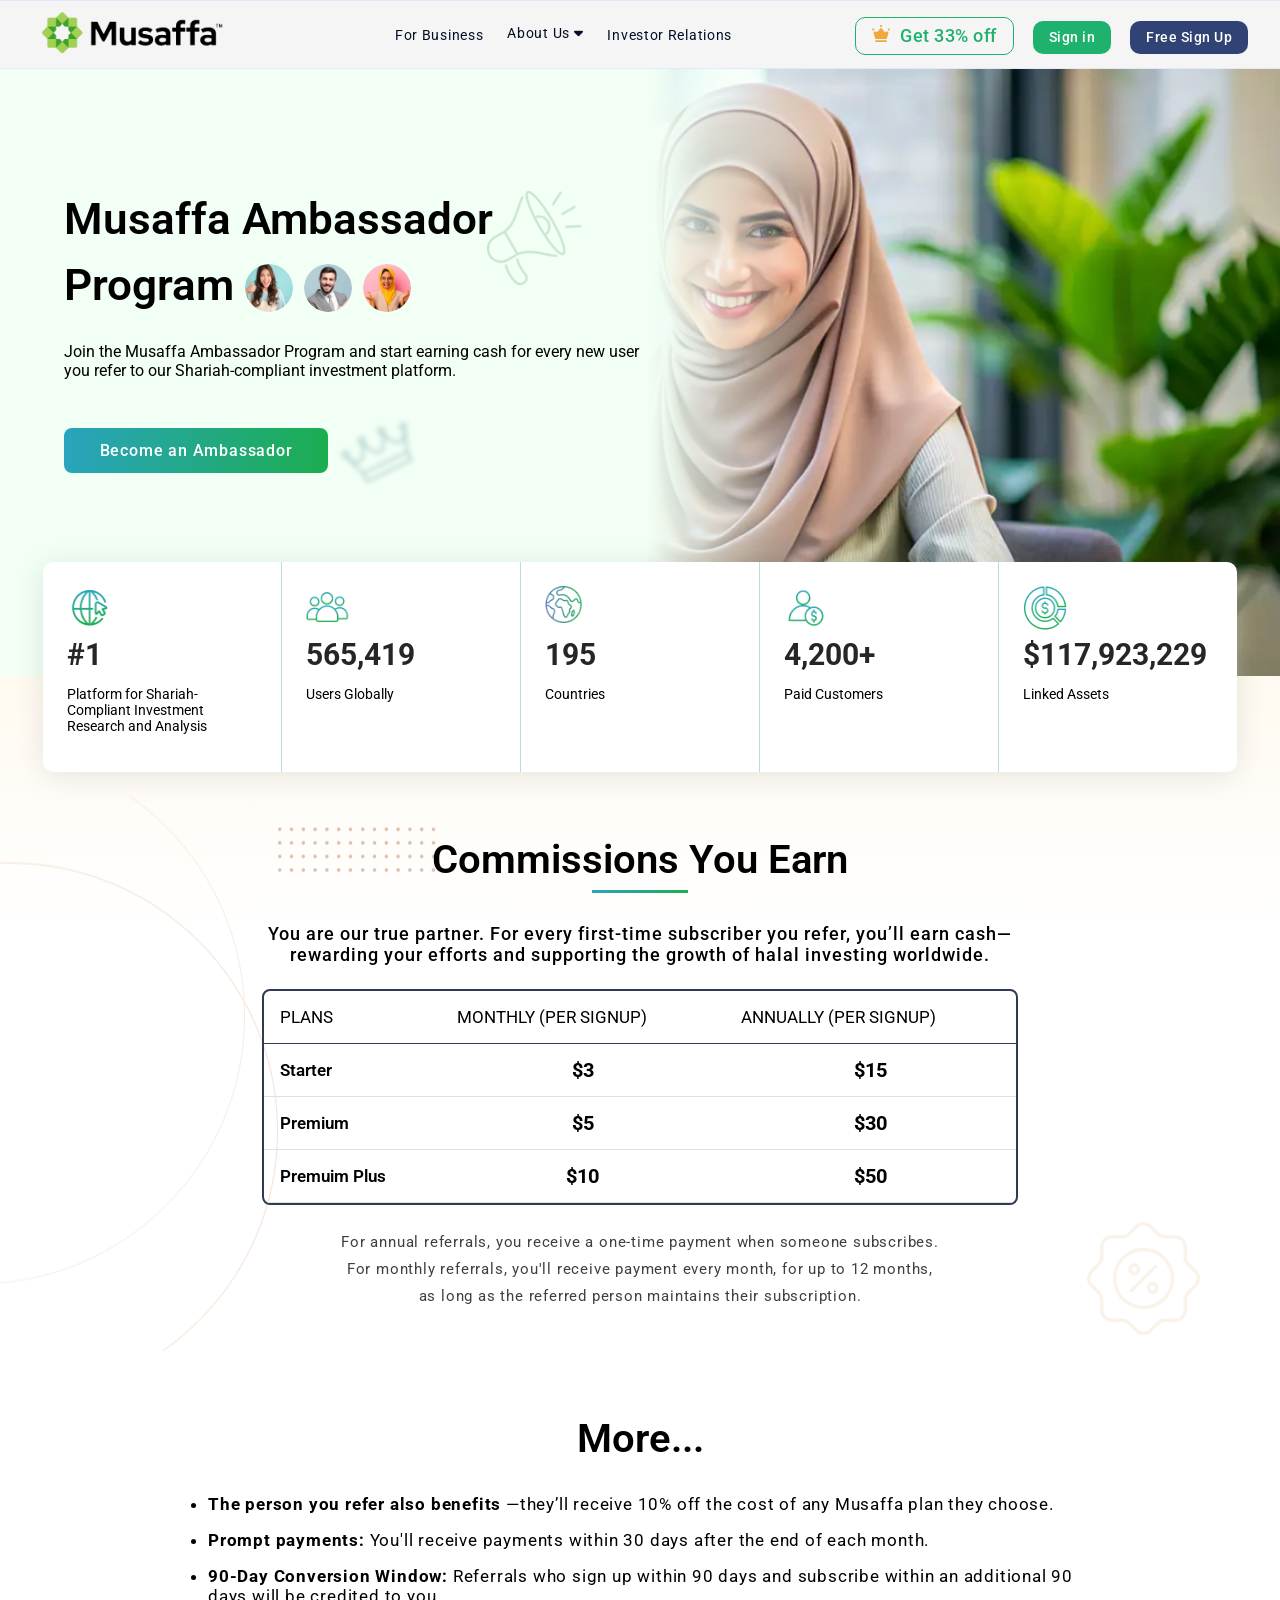
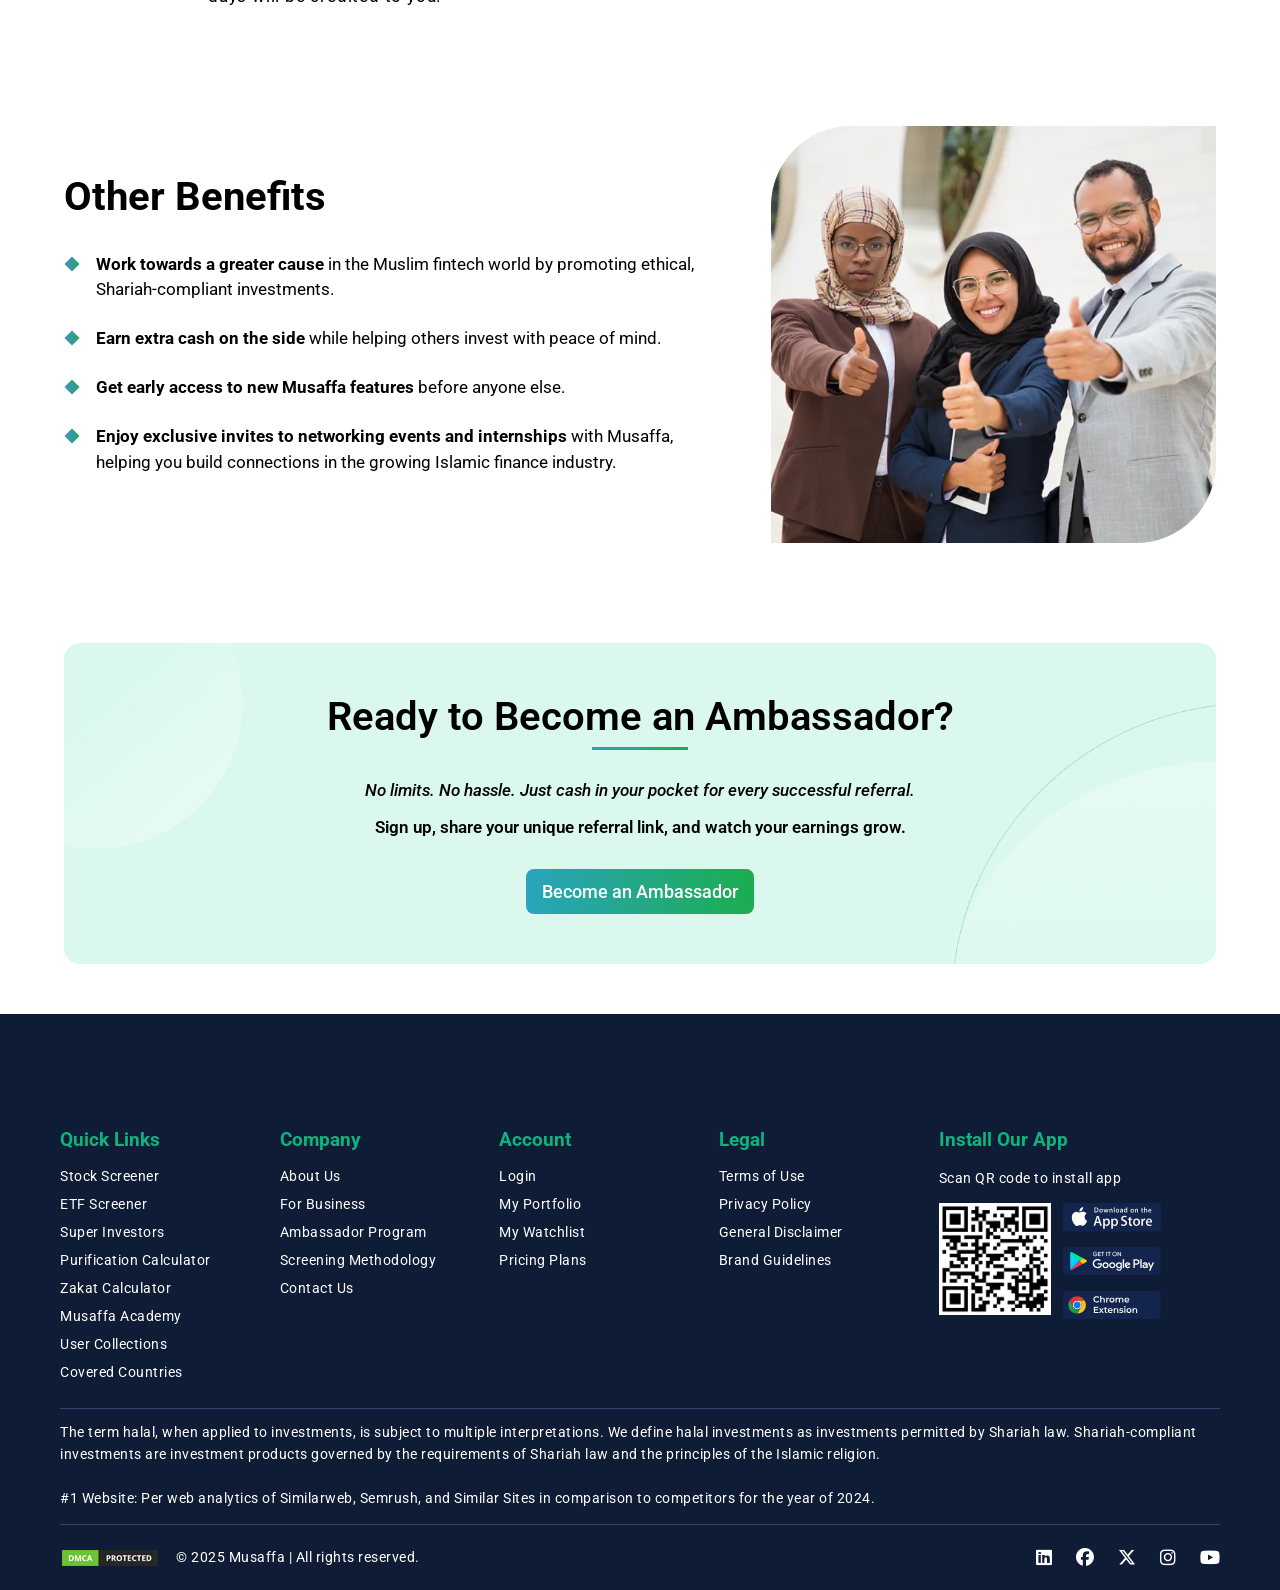
<file: ambassador-program.html>
<!DOCTYPE html>
<html lang="en">
<head>
    <meta charset="UTF-8">
    <meta name="viewport" content="width=device-width, initial-scale=1.0">
    <title>Musaffa</title>
    <link rel="stylesheet" href="style.css">

    <!-- Swiper CSS -->
    <link rel="stylesheet" href="https://cdn.jsdelivr.net/npm/swiper@10/swiper-bundle.min.css"/>

    <!-- Font Awesome for icons -->
    <link rel="stylesheet" href="https://cdnjs.cloudflare.com/ajax/libs/font-awesome/6.5.0/css/all.min.css" integrity="sha512-..." crossorigin="anonymous" referrerpolicy="no-referrer" />

    <!-- Google Fonts -->
    <link rel="preconnect" href="https://fonts.googleapis.com">
    <link rel="preconnect" href="https://fonts.gstatic.com" crossorigin>
    <link href="https://fonts.googleapis.com/css2?family=Roboto:ital,wght@0,100..900;1,100..900&display=swap" rel="stylesheet">
  
</head>
<body>
  <nav class="navbar">
    <!-- Left: Logo -->
     <div class="menu-links">
      <img class="icon-menu" src="images/iconMenu.svg" alt="">
      <div class="logo">
        <a id="logo-black" href="index.html"><img src="images/musaffa-logo-black.png" alt=""></a>
        <a id="logo-white" href="index.html"><img src="images/musaffa-logo-white.webp" alt=""></a>
      </div>
     </div>
     
    <!-- Center: Navigation + Search -->
    <div class="nav-center">
      <ul class="nav-links">
        <li><a href="business.html">For Business</a></li>
        <li id="nav-page">
          About Us <i class="fas fa-caret-down"></i>
          <div class="dropdown">
            <a href="about-us.html">About Us</a>
            <a href="screen-methodology.html">Screen Methodology</a>
            <a href="ambassador-program.html">Ambassador Program</a>
          </div>
        </li>
        <li><a href="investor-relations.html">Investor Relations</a></li>

      </ul>

      <!-- <div class="search-bar">
        <i class="fas fa-search"></i>
        <input type="text" placeholder="Search...">
      </div> -->
    </div>

    <div class="actions">
          <a href="#" class="btn-discount"> <img src="images/premium-gold.svg" alt="">Get 33% off</a>
          <a href="https://musaffadeals.com/invest/public/login" target="_blank" class="btn-login">Sign in</a>
          <a href="https://musaffadeals.com/invest/public/register" target="_blank" class="btn-logout">Free Sign Up</a>
    </div>
  </nav>

  <main>
    <header class="ambassador-header">
      <div class="header-grid">
        <section>
          <div class="header-text-wrapper">
            <h1> 
              Musaffa Ambassador Program 
              <img src="images/avatar-3.png" alt="">
              <img src="images/avatar-2.png" alt="">
              <img src="images/avatar-1.png" alt="">
            </h1>
            <p class="join-text">
               Join the Musaffa Ambassador Program and start earning cash for every new user you refer to our 
               Shariah-compliant investment platform.&nbsp; 
            </p>
            <a href="#" class="gradient-btn">Become an Ambassador</a>
            <img src="images/speaker.png" class="speaker-img" alt="">
            <img src="images/crown.png" class="crown-img" alt="">
          </div>
        </section>

        <section></section>
      </div>

      <section class="stats">
          <ul role="list" class="stats-slider">
            <li class="stat-item">
              <article>
                <div>
                  <img src="images/world-web.png" alt="">
                  <span>#1</span>
                </div>
                <p> Platform for Shariah-Compliant Investment Research and Analysis </p>
              </article>
            </li>

            <li class="stat-item">
              <article>
                <div>
                  <img src="images/users.png" alt="">
                  <span>565,419</span>
                </div>
                <p> Users Globally </p>
              </article>
            </li>
            
            <li class="stat-item">
              <article>
                <div>
                  <img src="images/world.png" alt="">
                  <span>195</span>
                </div>
                <p> Countries </p>
              </article>
            </li>
            
            <li class="stat-item">
              <article>
                <div>
                  <img src="images/user.png" alt="">
                  <span>4,200+</span>
                </div>
                <p> Paid Customers </p>
              </article>
            </li>

            <li class="stat-item">
              <article>
                <div>
                  <img src="images/money.png" alt="">
                  <span>$117,923,229</span>
                </div>
                <p> Linked Assets </p>
              </article>
            </li>
          </section>
        </header>

        <section class="commissions">
          <div class="commissions-content">
            <h2> Commissions You Earn </h2>
            <p class="commissions-para">
               You are our true partner. For every first-time subscriber you refer, you’ll earn cash—rewarding 
               your efforts and supporting the growth of halal investing worldwide. 
            </p>
            <div class="table-wrapper">
              <table class="table">
                <thead>
                  <tr>
                    <th>Plans</th>
                    <th>Monthly (per signup)</th>
                    <th>Annually (per signup)</th>
                  </tr>
                </thead>
                <tbody>
                  <tr>
                    <th>Starter</th>
                    <td>$3</td>
                    <td>$15</td>
                  </tr>

                  <tr>
                    <th>Premium</th>
                    <td>$5</td>
                    <td>$30</td>
                  </tr>

                  <tr>
                    <th>Premuim Plus</th>
                    <td>$10</td>
                    <td>$50</td>
                  </tr>
                </tbody>
              </table>
            </div>
            <p class="commissions-referral-para">For annual referrals, you receive a one-time payment when someone subscribes.</p>
            <p class="commissions-referral-para">
              For monthly referrals, you'll receive payment every month, for up to 12 months, 
              <br>
              as long as the referred person maintains their subscription. 
            </p>
          </div>
        </section>

        <section class="more">
          <div class="more-content">
            <h2>More...</h2>
            <ul>
              <li>
                 <b>The person you refer also benefits</b> 
                —they’ll receive 10% off the cost of any Musaffa plan they choose.
              </li>
              <li>
                 <b>Prompt payments:</b> 
                 You'll receive payments within 30 days after the end of each month.
              </li>
              <li>
                 <b>90-Day Conversion Window:</b> 
                 Referrals who sign up within 90 days and subscribe within an additional 90 days will be credited to you.
              </li>
            </ul>
          </div>
        </section>

        <section class="benefits">
          <div class="benefits-content">
            <div>
              <h2 class="other-benefits-title">Other Benefits</h2>
              <ul role="list">
                <li>
                  <b>Work towards a greater cause</b>
                   in the Muslim fintech world by promoting ethical, Shariah-compliant investments.
                </li>

                <li>
                  <b>Earn extra cash on the side</b>
                   while helping others invest with peace of mind.
                </li>

                <li>
                  <b>Get early access to new Musaffa features</b>
                   before anyone else.
                </li>

                <li>
                  <b>Enjoy exclusive invites to networking events and internships</b>
                   with Musaffa, helping you build connections in the growing Islamic finance industry.
                </li>
              </ul>
            </div>

            <div>
              <img src="images/benefits-img.webp" alt="">
            </div>
          </div>
        </section>

        <section class="ready">
          <article>
            <h2> Ready to Become an Ambassador? </h2>
            <p id="italic"> No limits. No hassle. Just cash in your pocket for every successful referral. </p>
            <p id="bold"> Sign up, share your unique referral link, and watch your earnings grow. </p>
            <a href="#" class="gradient-btn">Become an Ambassador</a>
          </article>
        </section>
  </main>

  <footer>
      <section class="container">
        <nav class="footer">
          <div class="footer-col quick-links">
            <h6 class="nav-heading">Quick Links</h6>
            <ul role="list" class="links-list">
              <li><a href="#">Stock Screener</a></li>
              <li><a href="#">ETF Screener</a></li>
              <li><a href="#">Super Investors</a></li>
              <li><a href="#">Purification Calculator</a></li>
              <li><a href="#">Zakat Calculator</a></li>
              <li><a href="#">Musaffa Academy</a></li>
              <li><a href="#">User Collections</a></li>
              <li><a href="#">Covered Countries</a></li>
            </ul>
          </div>

          <div class="footer-col">
            <h6 class="nav-heading">Company</h6>
            <ul role="list" class="links-list">
              <li><a href="about-us.html">About Us</a></li>
              <li><a href="business.html">For Business</a></li>
              <li><a href="ambassador-program.html">Ambassador Program</a></li>
              <li><a href="screen-methodology.html">Screening Methodology</a></li>
              <li><a href="#">Contact Us</a></li>
            </ul>
          </div>

          <div class="footer-col">
            <h6 class="nav-heading">Account</h6>
            <ul role="list" class="links-list">
              <li><a href="#">Login</a></li>
              <li><a href="#">My Portfolio</a></li>
              <li><a href="#">My Watchlist</a></li>
              <li><a href="#">Pricing Plans</a></li>
            </ul>
          </div>

          <div class="footer-col">
            <h6 class="nav-heading">Legal</h6>
            <ul role="list" class="links-list">
              <li><a href="#">Terms of Use</a></li>
              <li><a href="#">Privacy Policy</a></li>
              <li><a href="#">General Disclaimer</a></li>
              <li><a href="#">Brand Guidelines</a></li>
            </ul>
          </div>
          
          <div class="footer-col">
            <h6 class="nav-heading">Install Our App</h6>
            <p class="scan-text">Scan QR code to install app</p>
            <div class="store-badges">
              <div class="qr-code">
                <img src="images/qr-code.png" id="display-none" alt="qr-code" class="qr-code">
              </div>

              <div class="app-store-row">
                <a href="#" target="_blank">
                  <img src="images/footer-ios-app.svg" alt="app-store-badge" class="img-fluid">
                </a>

                <a href="#" target="_blank">
                  <img src="images/footer-gplay.svg" alt="play-store-badge" class="img-fluid">
                </a>

                <a href="#" target="_blank">
                  <img src="images/footer-chrome-ext.svg" id="display-none" alt="Google Chrome Extension" class="img-fluid">
                </a>
              </div>
            </div>
          </div>
        </nav>
        
        <div class="footer-para">
          <p>
            The term halal, when applied to investments, is subject to multiple interpretations. We define halal investments as investments permitted by Shariah law. Shariah-compliant investments are investment products governed by the requirements of Shariah law and the principles of the Islamic religion. <br><br>
            #1 Website: Per web analytics of Similarweb, Semrush, and Similar Sites in comparison to competitors for the year of 2024.
          </p>
        </div>

        <div class="copyrights-wrapper">
          <div class="copyrights-text">
            <a href="#">
              <img src="images/dmca-badge.png" alt="" class="img-fluid">
            </a>
            <p> &#169; 2025 Musaffa | All rights reserved.</p>
          </div>

          <ul class="social-icons" role="list">
            <li>
              <a href="#"><i class="fa-brands fa-linkedin"></i></a>
            </li>
            <li>
              <a href="#"><i class="fa-brands fa-facebook"></i></a>
            </li>
            <li>
              <a href="#"><i class="fa-brands fa-x-twitter"></i></a>
            </li>
            <li>
              <a href="#"><i class="fa-brands fa-instagram"></i></a>
            </li>
            <li>
              <a href="#"><i class="fa-brands fa-youtube"></i></a>
            </li>
          </ul>
        </div>
      </section>
    </footer>
    
    <div id="sidebar" class="sidebar_menu">
      <button class="btn-menu-toggle-mobile" onclick="hideMenu()">
        <img src="images/iconMenuClose.svg" alt="" class="icon-menu">
      </button>
  
    <a href="index.html" class="sidebar-logo">
      <img src="images/musaffa-logo-white.webp" class="icon-menu" alt="">
    </a>
  
    <ul class="sidebar-navigation">
      <div class="menu-group-mobile">
        <li class="nav-item">
          <a href="#" style="color: #1CAD50;" class="nav-link">
            <img src="images/premium-gold.svg" alt="Icon">
            <span>Get 33% off</span>
          </a>
        </li>

        <li class="nav-item">
          <a href="business.html" class="nav-link">For Business</a>
        </li>
  
        <li class="nav-item">
          <a href="about-us.html" class="nav-link">About Us</a>
        </li>
        
        <li class="nav-item">
          <a href="screen-methodology.html" class="nav-link">Screen Methodology</a>
        </li>

        <li class="nav-item">
          <a href="ambassador-program.html" class="nav-link">Ambassador Program</a>
        </li>
        
        <li class="nav-item">
          <a href="investor-relations.html" class="nav-link">Investor Relations</a>
        </li>
      </div>
    </ul>        
  
    <div class="bottom-line"></div>
  </div>

    <!-- Swiper JS -->
    <!-- <script src="https://cdn.jsdelivr.net/npm/swiper@10/swiper-bundle.min.js"></script>
    <script>
        const swiper = new Swiper(".mySwiper", {
            loop: true,
            autoplay: {
            delay: 5000,
            disableOnInteraction: false,
            },
            pagination: {
            el: ".swiper-pagination",
            clickable: true,
            },
            navigation: {
            nextEl: ".swiper-button-next",
            prevEl: ".swiper-button-prev",
            },
        });
    </script> -->

    <script>
      const showBtn = document.querySelector('.icon-menu');
      const sideBar = document.querySelector('.sidebar_menu');
      const hideBtn = document.querySelector('.btn-menu-toggle-mobile')

      showBtn.addEventListener('click', showMenu)

      function showMenu() {
        showBtn.classList.toggle('active');
        sideBar.classList.toggle('active');
      }

      hideBtn.addEventListener('click', hideMenu)

      function hideMenu(){
        sideBar.style.left = "-100%";
      }
    </script>
</body>
</html>
</file>
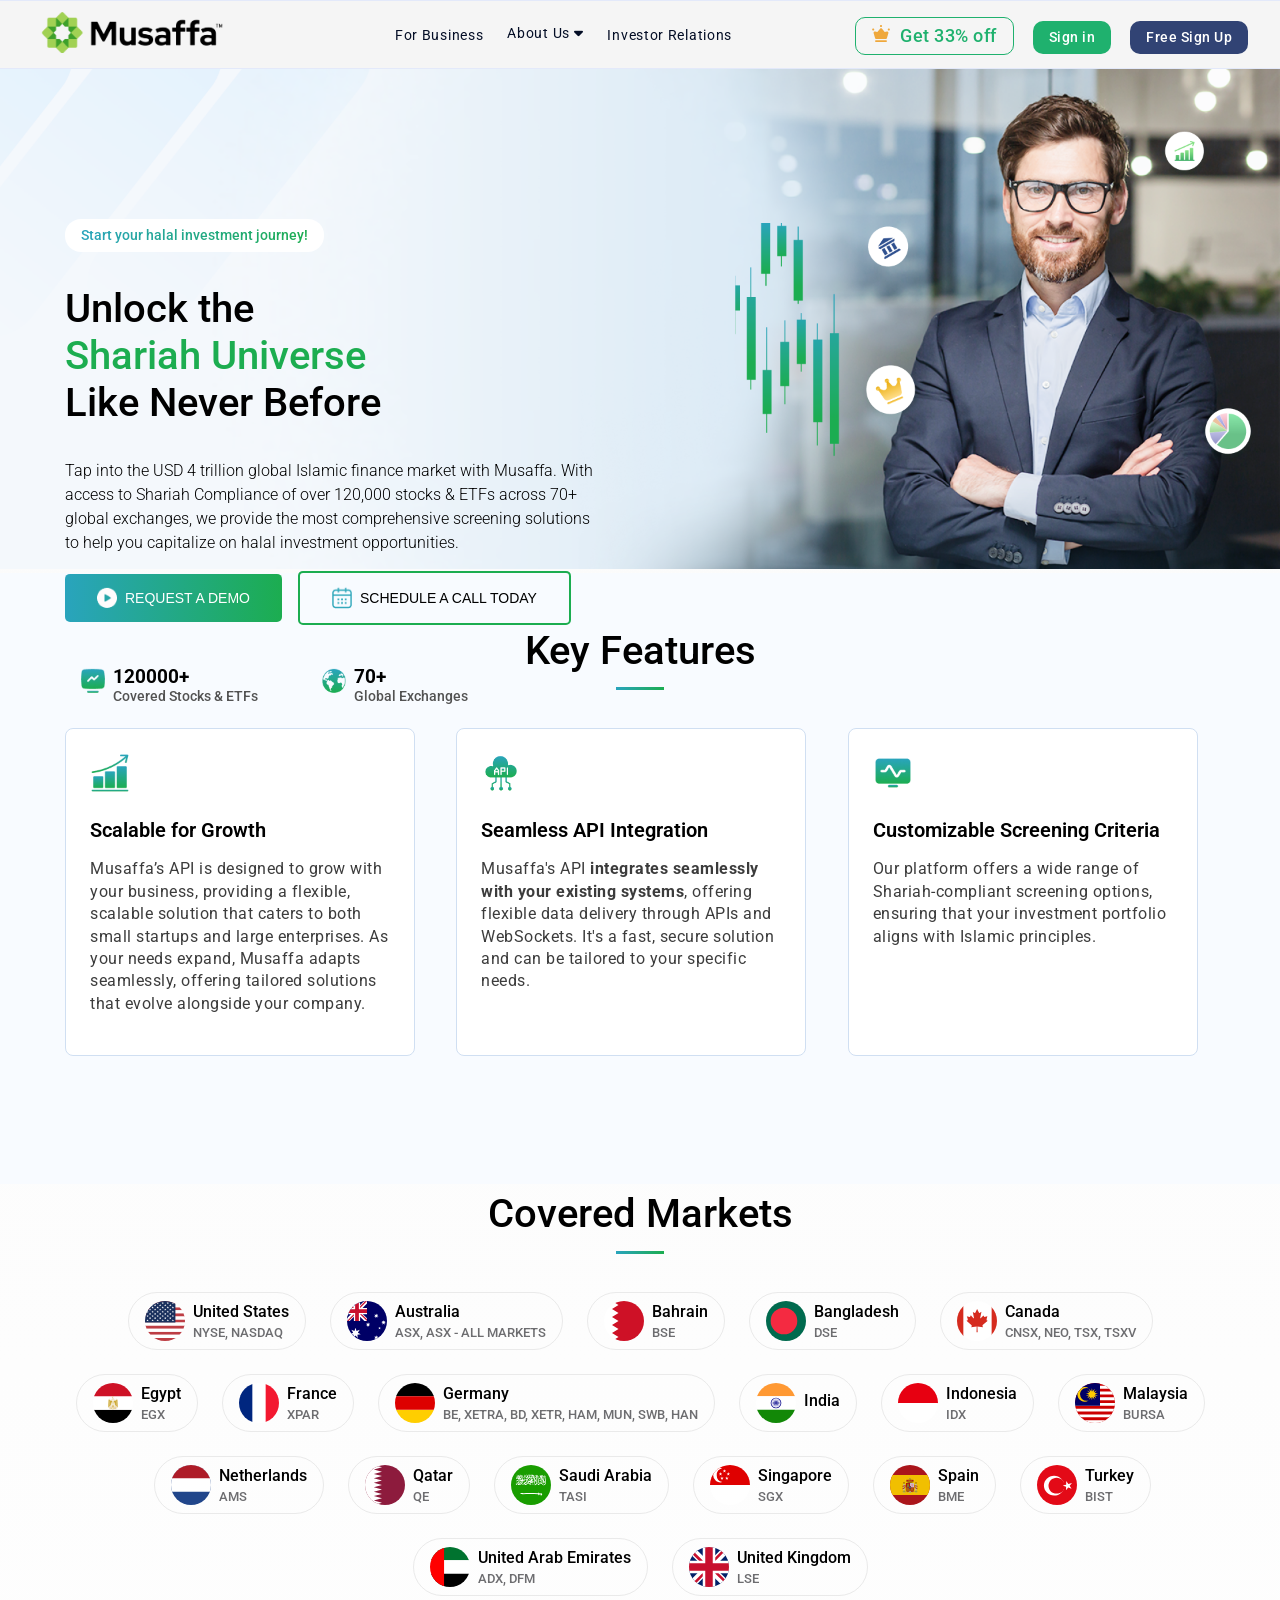
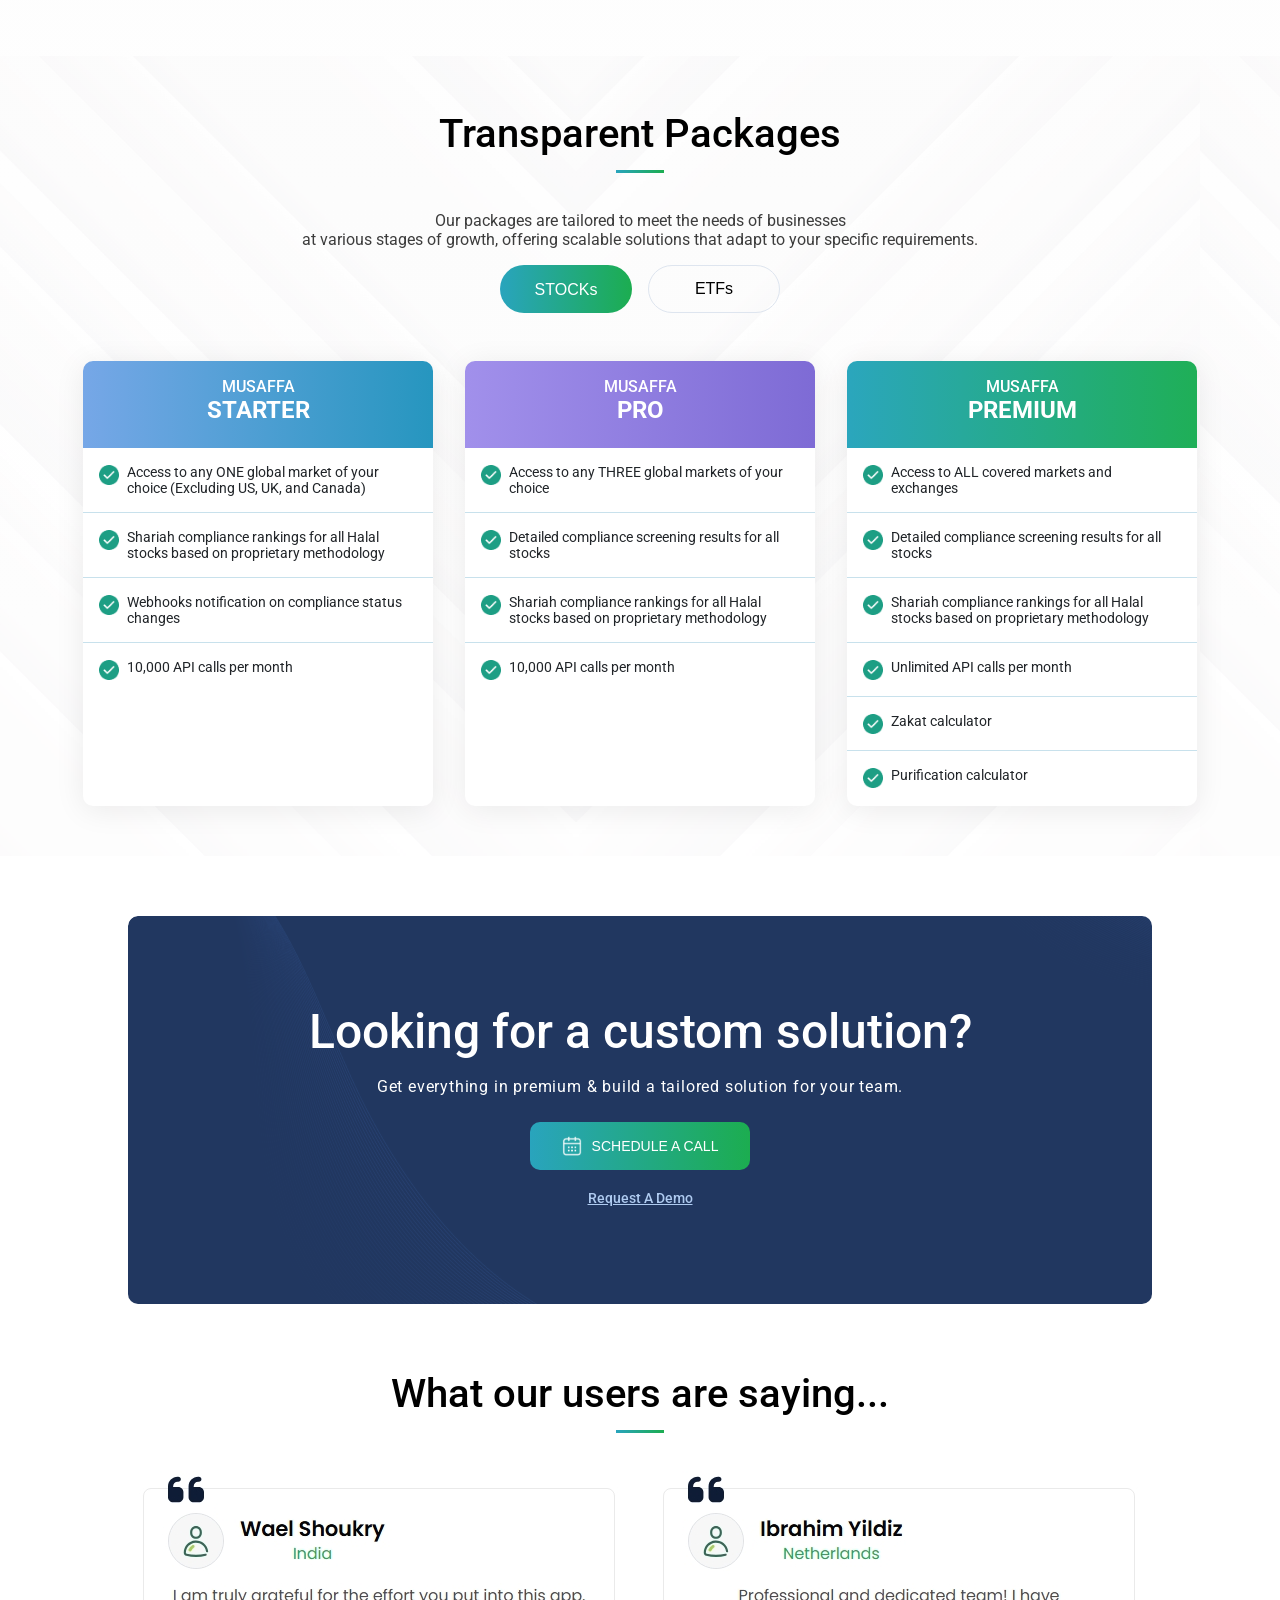
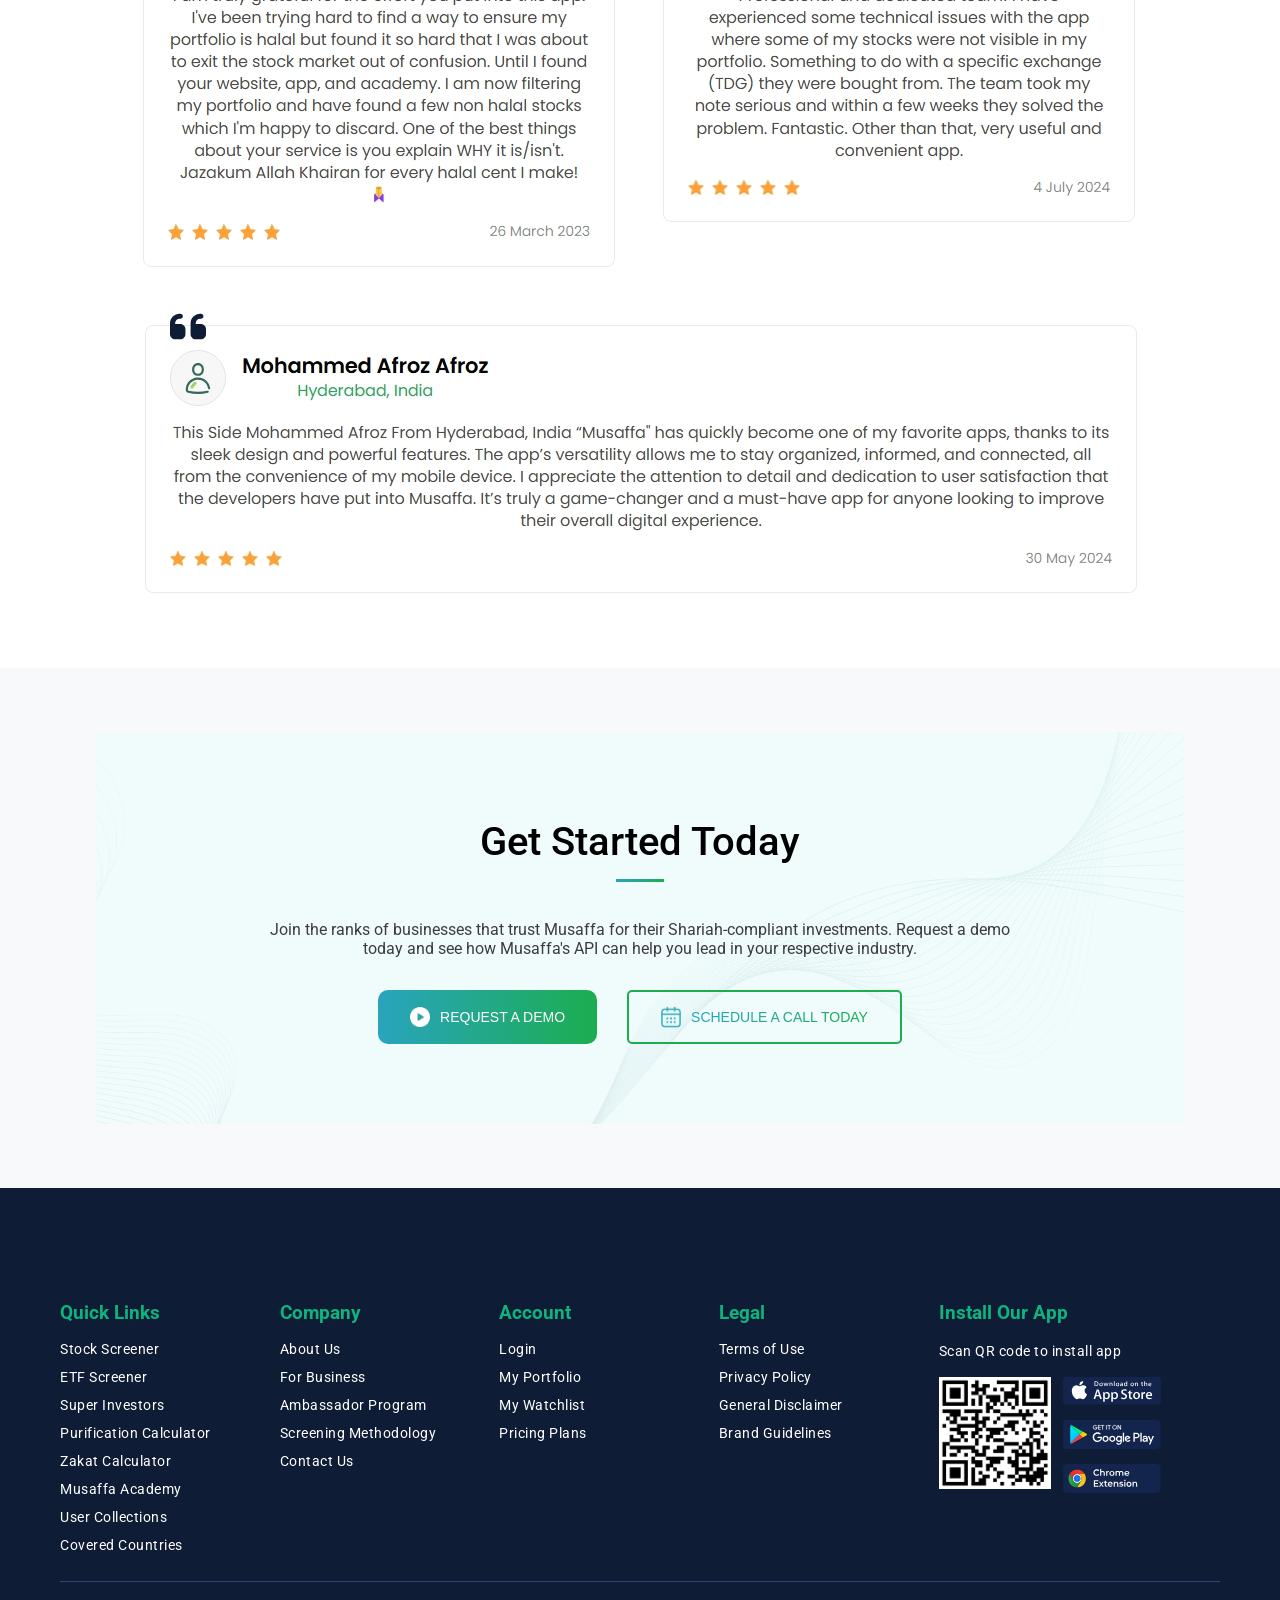
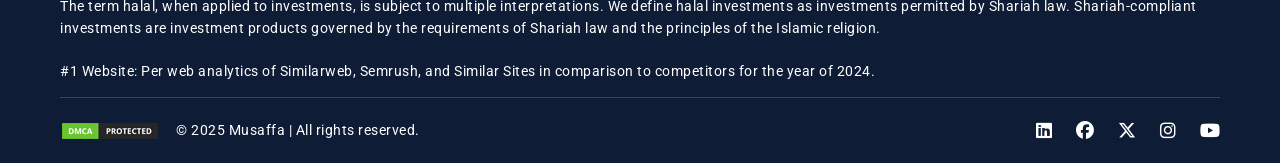
<file: business.html>
<!DOCTYPE html>
<html lang="en">
<head>
    <meta charset="UTF-8">
    <meta name="viewport" content="width=device-width, initial-scale=1.0">
    <title>Musaffa</title>
    <link rel="stylesheet" href="style.css">

    <!-- Swiper CSS -->
    <link rel="stylesheet" href="https://cdn.jsdelivr.net/npm/swiper@10/swiper-bundle.min.css"/>

    <!-- Font Awesome for icons -->
    <link rel="stylesheet" href="https://cdnjs.cloudflare.com/ajax/libs/font-awesome/6.5.0/css/all.min.css" integrity="sha512-..." crossorigin="anonymous" referrerpolicy="no-referrer" />

    <!-- Google Fonts -->
    <link rel="preconnect" href="https://fonts.googleapis.com">
    <link rel="preconnect" href="https://fonts.gstatic.com" crossorigin>
    <link href="https://fonts.googleapis.com/css2?family=Roboto:ital,wght@0,100..900;1,100..900&display=swap" rel="stylesheet">
  
</head>
<body>
  <nav class="navbar">
    <!-- Left: Logo -->
     <div class="menu-links">
        <img class="icon-menu" src="images/iconMenu.svg" alt="">
      <div class="logo">
        <a id="logo-black" href="index.html"><img src="images/musaffa-logo-black.png" alt=""></a>
        <a id="logo-white" href="index.html"><img src="images/musaffa-logo-white.webp" alt=""></a>
      </div>
     </div>

    <!-- Center: Navigation + Search -->
    <div class="nav-center">
      <ul class="nav-links">
        <li><a href="business.html">For Business</a></li>
        <li id="nav-page">
          About Us <i class="fas fa-caret-down"></i>
          <div class="dropdown">
            <a href="about-us.html">About Us</a>
            <a href="screen-methodology.html">Screen Methodology</a>
            <a href="ambassador-program.html">Ambassador Program</a>
          </div>
        </li>
        <li><a href="investor-relations.html">Investor Relations</a></li>

      </ul>

      <!-- <div class="search-bar">
        <i class="fas fa-search"></i>
        <input type="text" placeholder="Search...">
      </div> -->
    </div>

    <div class="actions">
          <a href="#" class="btn-discount"> <img src="images/premium-gold.svg" alt="">Get 33% off</a>
          <a href="https://musaffadeals.com/invest/public/login" target="_blank" class="btn-login">Sign in</a>
          <a href="https://musaffadeals.com/invest/public/register" target="_blank" class="btn-logout">Free Sign Up</a>
    </div>
  </nav>

<main class="business-page">
  <section class="hero">
    <img src="images/hero-banner.png" alt="hero-banner" id="hero-banner-img">

    <div class="hero-container">
      <div class="hero-start-pill">
        <span>Start your halal investment journey!</span>
      </div>

      <h1>
        Unlock the 
        <br id="desktop-break">
        <span style="color: #1CAD50;">Shariah Universe</span>
        <br id="mobile-break">
        Like Never Before
      </h1>

      <p class="lead">
         Tap into the USD 4 trillion global Islamic finance market with Musaffa. With access to Shariah Compliance of over 
         120,000 stocks &amp; ETFs across 70+ global exchanges, we provide the most comprehensive screening solutions to help 
         you capitalize on halal investment opportunities. 
      </p>

      <div class="btn">
          <button class="gradient-btn">
            <img src="images/play-button.png" alt="" width="20px">
            <span>request a demo</span>
          </button>
          <button class="gradient-border-btn">
            <img src="images/calendar.png" alt="">
            <span>schedule a call today</span>
          </button>
      </div>

      <div class="hero-number-container">
          <div class="hero-number-item">
            <img src="images/hero-icon-1.png" alt="">
            <div class="text">
              <b>120000+</b>
              <span>Covered Stocks & ETFs</span>
            </div>
          </div>

          <div class="hero-number-item">
            <img src="images/hero-icon-2.png" alt="">
            <div class="text">
              <b>70+</b>
              <span>Global Exchanges</span>
            </div>
          </div>
      </div>
    </div>
  </section>

  <section class="key-features">
    <div class="container">
      <div class="key-features-content">
        <h2 id="business-page-header">Key Features</h2>

        <div class="key-features-grid">
          <div class="key-features-card">
            <img src="images/key-feature-1.png" alt="">
            <h6>Scalable for Growth</h6>
            <p>
              Musaffa’s API is designed to grow with your business, providing a flexible, scalable solution 
              that caters to both small startups and large enterprises. As your needs expand, Musaffa adapts 
              seamlessly, offering tailored solutions that evolve alongside your company.
            </p>
          </div>

          <div class="key-features-card">
            <img src="images/key-feature-2.png" alt="">
            <h6>Seamless API Integration</h6>
            <p>
              Musaffa's API <b>integrates seamlessly with your existing systems</b>, offering flexible data delivery 
              through APIs and WebSockets. It's a fast, secure solution and can be tailored to your specific needs.
            </p>
          </div>

          <div class="key-features-card">
            <img src="images/key-feature-3.png" alt="">
            <h6>Customizable Screening Criteria</h6>
            <p>
              Our platform offers a wide range of Shariah-compliant screening options, 
              ensuring that your investment portfolio aligns with Islamic principles.
            </p>
          </div>
        </div>
      </div>
    </div>
  </section>

  <section class="markets">
    <div class="container">
      <div class="markets-content">
        <h2 id="business-page-header">Covered Markets</h2>

        <div class="card-container">
          <div class="country-card">
            <img class="rounded-circle" src="countries/us.svg" alt="United States" width="40px" height="40px">
            <div class="country-info">
              <h6>United States</h6>
              <p> NYSE, NASDAQ </p>
            </div>
          </div>

          <div class="country-card">
            <img class="rounded-circle" src="countries/au.svg" alt="Australia" width="40px" height="40px">
            <div class="country-info">
              <h6>Australia</h6>
              <p>ASX, ASX - ALL MARKETS</p>
            </div>
          </div>

          <div class="country-card">
            <img class="rounded-circle" src="countries/bh.svg" alt="Bahrain" width="40px" height="40px">
            <div class="country-info">
              <h6>Bahrain</h6>
              <p>BSE</p>
            </div>
          </div>

          <div class="country-card">
            <img class="rounded-circle" src="countries/bd.svg" alt="Bangladesh" width="40px" height="40px">
            <div class="country-info">
              <h6>Bangladesh</h6>
              <p>DSE</p>
            </div>
          </div>

          <div class="country-card">
            <img class="rounded-circle" src="countries/ca.svg" alt="Canada" width="40px" height="40px">
            <div class="country-info">
              <h6>Canada</h6>
              <p>CNSX, NEO, TSX, TSXV</p>
            </div>
          </div>

          <div class="country-card">
            <img class="rounded-circle" src="countries/eg.svg" alt="egypt" width="40px" height="40px">
            <div class="country-info">
              <h6>Egypt</h6>
              <p> EGX </p>
            </div>
          </div>

          <div class="country-card">
            <img class="rounded-circle" src="countries/fr.svg" alt="france" width="40px" height="40px">
            <div class="country-info">
              <h6>France</h6>
              <p> XPAR </p>
            </div>
          </div>

          <div class="country-card">
            <img class="rounded-circle" src="countries/de.svg" alt="Germany" width="40px" height="40px">
            <div class="country-info">
              <h6>Germany</h6>
              <p>BE, XETRA, BD, XETR, HAM, MUN, SWB, HAN</p>
            </div>
          </div>

          <div class="country-card">
            <img class="rounded-circle" src="countries/in.svg" alt="India" width="40px" height="40px">
            <div class="country-info">
              <h6>India</h6>
              <p></p>
            </div>
          </div>

          <div class="country-card">
            <img class="rounded-circle" src="countries/id.svg" alt="Indonesia" width="40px" height="40px">
            <div class="country-info">
              <h6>Indonesia</h6>
              <p>IDX</p>
            </div>
          </div>

          <div class="country-card">
            <img class="rounded-circle" src="countries/my.svg" alt="Malaysia" width="40px" height="40px">
            <div class="country-info">
              <h6>Malaysia</h6>
              <p>BURSA</p>
            </div>
          </div> <br>

          <div class="country-card">
            <img class="rounded-circle" src="countries/nl.svg" alt="Netherlands" width="40px" height="40px">
            <div class="country-info">
              <h6>Netherlands</h6>
              <p>AMS</p>
            </div>
          </div>

          <div class="country-card">
            <img class="rounded-circle" src="countries/qa.svg" alt="Qatar" width="40px" height="40px">
            <div class="country-info">
              <h6>Qatar</h6>
              <p>QE</p>
            </div>
          </div>

          <div class="country-card">
            <img class="rounded-circle" src="countries/sa.svg" alt="Saudi Arabia" width="40px" height="40px">
            <div class="country-info">
              <h6>Saudi Arabia</h6>
              <p>TASI</p>
            </div>
          </div>

          <div class="country-card">
            <img class="rounded-circle" src="countries/sg.svg" alt="Singapore" width="40px" height="40px">
            <div class="country-info">
              <h6>Singapore</h6>
              <p>SGX</p>
            </div>
          </div>

          <div class="country-card">
            <img class="rounded-circle" src="countries/es.svg" alt="Spain" width="40px" height="40px">
            <div class="country-info">
              <h6>Spain</h6>
              <p>BME</p>
            </div>
          </div>

          <div class="country-card">
            <img class="rounded-circle" src="countries/tr.svg" alt="Turkey" width="40px" height="40px">
            <div class="country-info">
              <h6>Turkey</h6>
              <p>BIST</p>
            </div>
          </div>

          <div class="country-card">
            <img class="rounded-circle" src="countries/ae.svg" alt="United Arab Emirates" width="40px" height="40px">
            <div class="country-info">
              <h6>United Arab Emirates</h6>
              <p>ADX, DFM</p>
            </div>
          </div>

          <div class="country-card">
            <img class="rounded-circle" src="countries/gb.svg" alt="United Kingdom" width="40px" height="40px">
            <div class="country-info">
              <h6>United Kingdom</h6>
              <p>LSE</p>
            </div>
          </div>
        </div>
      </div>
    </div>
  </section>

  <section class="transparent-packages">
    <div class="transparent-packages-content">
      <h2 id="business-page-header">Transparent Packages</h2>
      <p>
        Our packages are tailored to meet the needs of businesses <br>
at various stages of growth, offering scalable solutions that adapt to your specific requirements.</p>
      <div class="buttons">
        <button class="transparent-packages-btn gradient-btn">STOCKs</button>
        <button class="transparent-packages-btn border-btn">ETFs</button>
      </div>
    </div>

    <div class="packages-container">
      <article class="package-card-container first card">
        <header class="package-header">  
          <span>MUSAFFA</span>
          <h4>Starter</h4>
        </header>

        <ul class="package-feature-list">
          <li class="feature-list-item">
            <img src="images/tick-icon.png" alt="">
            <span>Access to any ONE global market of your choice (Excluding US, UK, and Canada)</span>
          </li>
          <li class="feature-list-item">
            <img src="images/tick-icon.png" alt="">
            <span>Shariah compliance rankings for all Halal stocks based on proprietary methodology</span>
          </li>
          <li class="feature-list-item">
            <img src="images/tick-icon.png" alt="">
            <span>Webhooks notification on compliance status changes</span>
          </li>
          <li class="feature-list-item border-none" style="border: none;">
            <img src="images/tick-icon.png" alt="">
            <span>10,000 API calls per month</span>
          </li>
        </ul>
      </article>

      <article class="package-card-container">
        <header class="package-header pro">  
          <span>MUSAFFA</span>
          <h4>Pro</h4>
        </header>

        <ul class="package-feature-list">
          <li class="feature-list-item">
            <img src="images/tick-icon.png" alt="">
            <span>Access to any THREE global markets of your choice</span>
          </li>
          <li class="feature-list-item">
            <img src="images/tick-icon.png" alt="">
            <span>Detailed compliance screening results for all stocks</span>
          </li>
          <li class="feature-list-item">
            <img src="images/tick-icon.png" alt="">
            <span>Shariah compliance rankings for all Halal stocks based on proprietary methodology</span>
          </li>
          <li class="feature-list-item border-none" style="border: none;">
            <img src="images/tick-icon.png" alt="">
            <span>10,000 API calls per month</span>
          </li>
        </ul>
      </article>

      <article class="package-card-container">
        <header class="package-header premium">  
          <span>MUSAFFA</span>
          <h4>Premium</h4>
        </header>

        <ul class="package-feature-list">
          <li class="feature-list-item">
            <img src="images/tick-icon.png" alt="">
            <span>Access to ALL covered markets and exchanges</span>
          </li>
          <li class="feature-list-item">
            <img src="images/tick-icon.png" alt="">
            <span>Detailed compliance screening results for all stocks</span>
          </li>
          <li class="feature-list-item">
            <img src="images/tick-icon.png" alt="">
            <span>Shariah compliance rankings for all Halal stocks based on proprietary methodology</span>
          </li>
          <li class="feature-list-item">
            <img src="images/tick-icon.png" alt="">
            <span>Unlimited API calls per month</span>
          </li>
          </li>
          <li class="feature-list-item">
            <img src="images/tick-icon.png" alt="">
            <span>Zakat calculator</span>
          </li>
          <li class="feature-list-item" style="border: none;">
            <img src="images/tick-icon.png" alt="">
            <span>Purification calculator</span>
          </li>
        </ul>
      </article>
    </div>
  </section>

  <section class="consultation">
    <div class="container">
      <div class="consultation-content">
        <h2>Looking for a custom solution?</h2>
        <p>Get everything in premium & build a tailored solution for your team.</p>
        <button class="consultation-btn">
          <img src="images/calendar-white.png" alt="">
          <span>schedule a call</span>
        </button>
        <a href="#">Request A Demo</a>
      </div>
    </div>
  </section>

  <section class="partners-testimonials">
    <div class="container">
      <h2 id="business-page-header">What our users are saying...</h2>

      <div class="business_testimonial">
        <img src="images/business_testimonial.jpeg" alt="">
        <img src="images/business_testimonial-2.jpeg" alt="">
      </div>

      <div class="business_testimonial-mobile">
        <img src="images/testimonial-img_1.jpeg" alt="">
        <img src="images/testimonial-img_2.jpeg" alt="">
      </div>
    </div>
  </section>

  <section class="cta">
    <div class="container">
      <div class="cta-content">
        <h2 id="business-page-header">Get Started Today</h2>
        <p>
          Join the ranks of businesses that trust Musaffa for their Shariah-compliant investments. Request a demo <br>
today and see how Musaffa's API can help you lead in your respective industry.
        </p>

        <div class="btn">
          <button class="demo">
            <img src="images/play-button.png" alt="">
            <span>request a demo</span>
          </button>
          <button class="schedule">
            <img src="images/calendar.png" alt="">
            <span>schedule a call today</span>
          </button>
      </div>
      </div>
    </div>
  </section>
</main>


<footer>
      <section class="container">
        <nav class="footer">
          <div class="footer-col quick-links">
            <h6 class="nav-heading">Quick Links</h6>
            <ul role="list" class="links-list">
              <li><a href="#">Stock Screener</a></li>
              <li><a href="#">ETF Screener</a></li>
              <li><a href="#">Super Investors</a></li>
              <li><a href="#">Purification Calculator</a></li>
              <li><a href="#">Zakat Calculator</a></li>
              <li><a href="#">Musaffa Academy</a></li>
              <li><a href="#">User Collections</a></li>
              <li><a href="#">Covered Countries</a></li>
            </ul>
          </div>

          <div class="footer-col">
            <h6 class="nav-heading">Company</h6>
            <ul role="list" class="links-list">
              <li><a href="about-us.html">About Us</a></li>
              <li><a href="business.html">For Business</a></li>
              <li><a href="ambassador-program.html">Ambassador Program</a></li>
              <li><a href="screen-methodology.html">Screening Methodology</a></li>
              <li><a href="#">Contact Us</a></li>
            </ul>
          </div>

          <div class="footer-col">
            <h6 class="nav-heading">Account</h6>
            <ul role="list" class="links-list">
              <li><a href="#">Login</a></li>
              <li><a href="#">My Portfolio</a></li>
              <li><a href="#">My Watchlist</a></li>
              <li><a href="#">Pricing Plans</a></li>
            </ul>
          </div>

          <div class="footer-col">
            <h6 class="nav-heading">Legal</h6>
            <ul role="list" class="links-list">
              <li><a href="#">Terms of Use</a></li>
              <li><a href="#">Privacy Policy</a></li>
              <li><a href="#">General Disclaimer</a></li>
              <li><a href="#">Brand Guidelines</a></li>
            </ul>
          </div>
          
          <div class="footer-col">
            <h6 class="nav-heading">Install Our App</h6>
            <p class="scan-text">Scan QR code to install app</p>
            <div class="store-badges">
              <div class="qr-code">
                <img src="images/qr-code.png" id="display-none" alt="qr-code" class="qr-code">
              </div>

              <div class="app-store-row">
                <a href="#" target="_blank">
                  <img src="images/footer-ios-app.svg" alt="app-store-badge" class="img-fluid">
                </a>

                <a href="#" target="_blank">
                  <img src="images/footer-gplay.svg" alt="play-store-badge" class="img-fluid">
                </a>

                <a href="#" target="_blank">
                  <img src="images/footer-chrome-ext.svg" id="display-none" alt="Google Chrome Extension" class="img-fluid">
                </a>
              </div>
            </div>
          </div>
        </nav>
        
        <div class="footer-para">
          <p>
            The term halal, when applied to investments, is subject to multiple interpretations. We define halal investments as investments permitted by Shariah law. Shariah-compliant investments are investment products governed by the requirements of Shariah law and the principles of the Islamic religion. <br><br>
            #1 Website: Per web analytics of Similarweb, Semrush, and Similar Sites in comparison to competitors for the year of 2024.
          </p>
        </div>

        <div class="copyrights-wrapper">
          <div class="copyrights-text">
            <a href="#">
              <img src="images/dmca-badge.png" alt="" class="img-fluid">
            </a>
            <p> &#169; 2025 Musaffa | All rights reserved.</p>
          </div>

          <ul class="social-icons" role="list">
            <li>
              <a href="#"><i class="fa-brands fa-linkedin"></i></a>
            </li>
            <li>
              <a href="#"><i class="fa-brands fa-facebook"></i></a>
            </li>
            <li>
              <a href="#"><i class="fa-brands fa-x-twitter"></i></a>
            </li>
            <li>
              <a href="#"><i class="fa-brands fa-instagram"></i></a>
            </li>
            <li>
              <a href="#"><i class="fa-brands fa-youtube"></i></a>
            </li>
          </ul>
        </div>
      </section>
    </footer>

    <div id="sidebar" class="sidebar_menu">
      <button class="btn-menu-toggle-mobile" onclick="hideMenu()">
        <img src="images/iconMenuClose.svg" alt="" class="icon-menu">
      </button>
  
      <a href="index.html" class="sidebar-logo">
        <img src="images/musaffa-logo-white.webp" class="icon-menu" alt="">
      </a>
    
      <ul class="sidebar-navigation">
        <div class="menu-group-mobile">
          <li class="nav-item">
            <a href="#" style="color: #1CAD50;" class="nav-link">
              <img src="images/premium-gold.svg" alt="Icon">
              <span>Get 33% off</span>
            </a>
          </li>

          <li class="nav-item">
            <a href="business.html" class="nav-link">For Business</a>
          </li>
    
          <li class="nav-item">
            <a href="about-us.html" class="nav-link">About Us</a>
          </li>
          
          <li class="nav-item">
            <a href="screen-methodology.html" class="nav-link">Screen Methodology</a>
          </li>

          <li class="nav-item">
            <a href="ambassador-program.html" class="nav-link">Ambassador Program</a>
          </li>
    
          <li class="nav-item">
            <a href="investor-relations.html" class="nav-link">Investor Relations</a>
          </li>
        </div>
      </ul>        
    
      <div class="bottom-line"></div>
    </div>

    <!-- Swiper JS -->
    <!-- <script src="https://cdn.jsdelivr.net/npm/swiper@10/swiper-bundle.min.js"></script>
    <script>
        const swiper = new Swiper(".mySwiper", {
            loop: true,
            autoplay: {
            delay: 5000,
            disableOnInteraction: false,
            },
            pagination: {
            el: ".swiper-pagination",
            clickable: true,
            },
            navigation: {
            nextEl: ".swiper-button-next",
            prevEl: ".swiper-button-prev",
            },
        });
    </script> -->
    <script>
      const showBtn = document.querySelector('.icon-menu');
      const sideBar = document.querySelector('.sidebar_menu');
      const hideBtn = document.querySelector('.btn-menu-toggle-mobile')

      showBtn.addEventListener('click', showMenu)

      function showMenu() {
        showBtn.classList.toggle('active');
        sideBar.classList.toggle('active');
      }

      hideBtn.addEventListener('click', hideMenu)

      function hideMenu(){
        sideBar.style.left = "-100%";
      }
    </script>
</body>
</html>
</file>
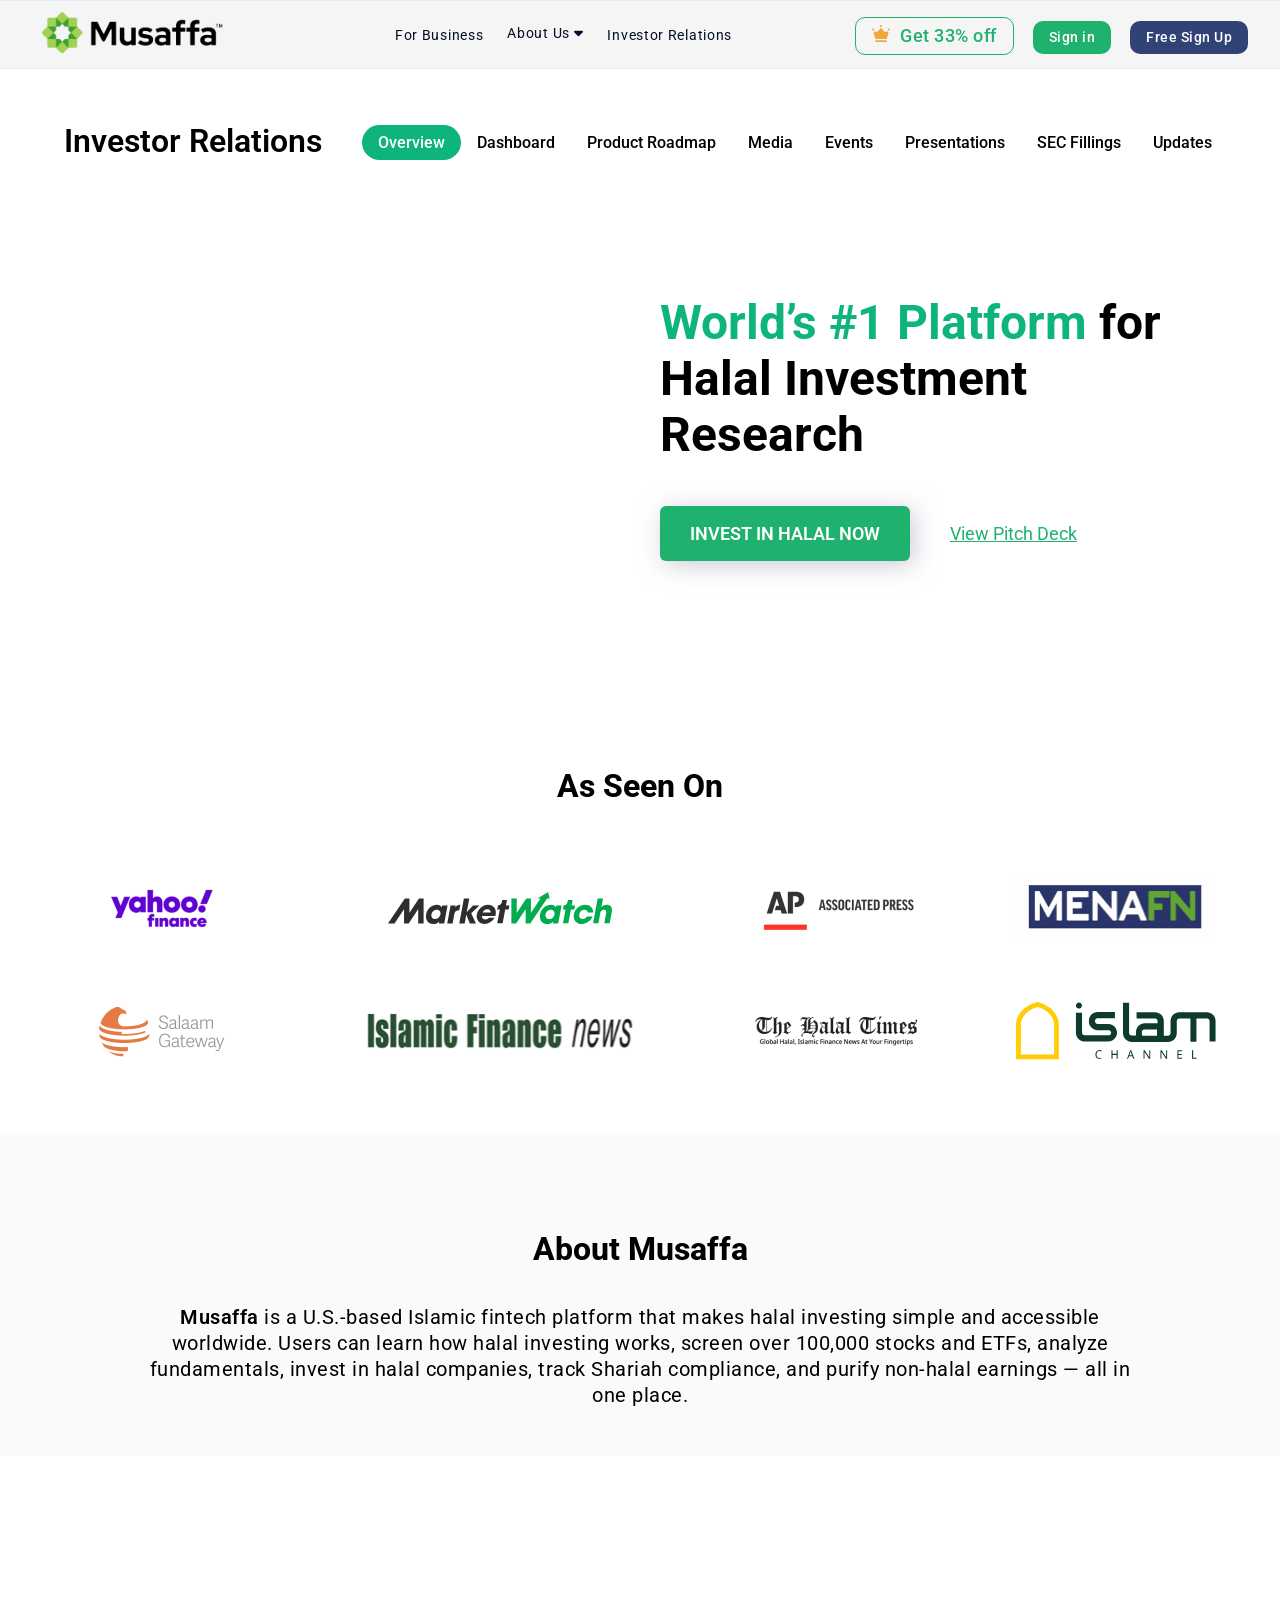
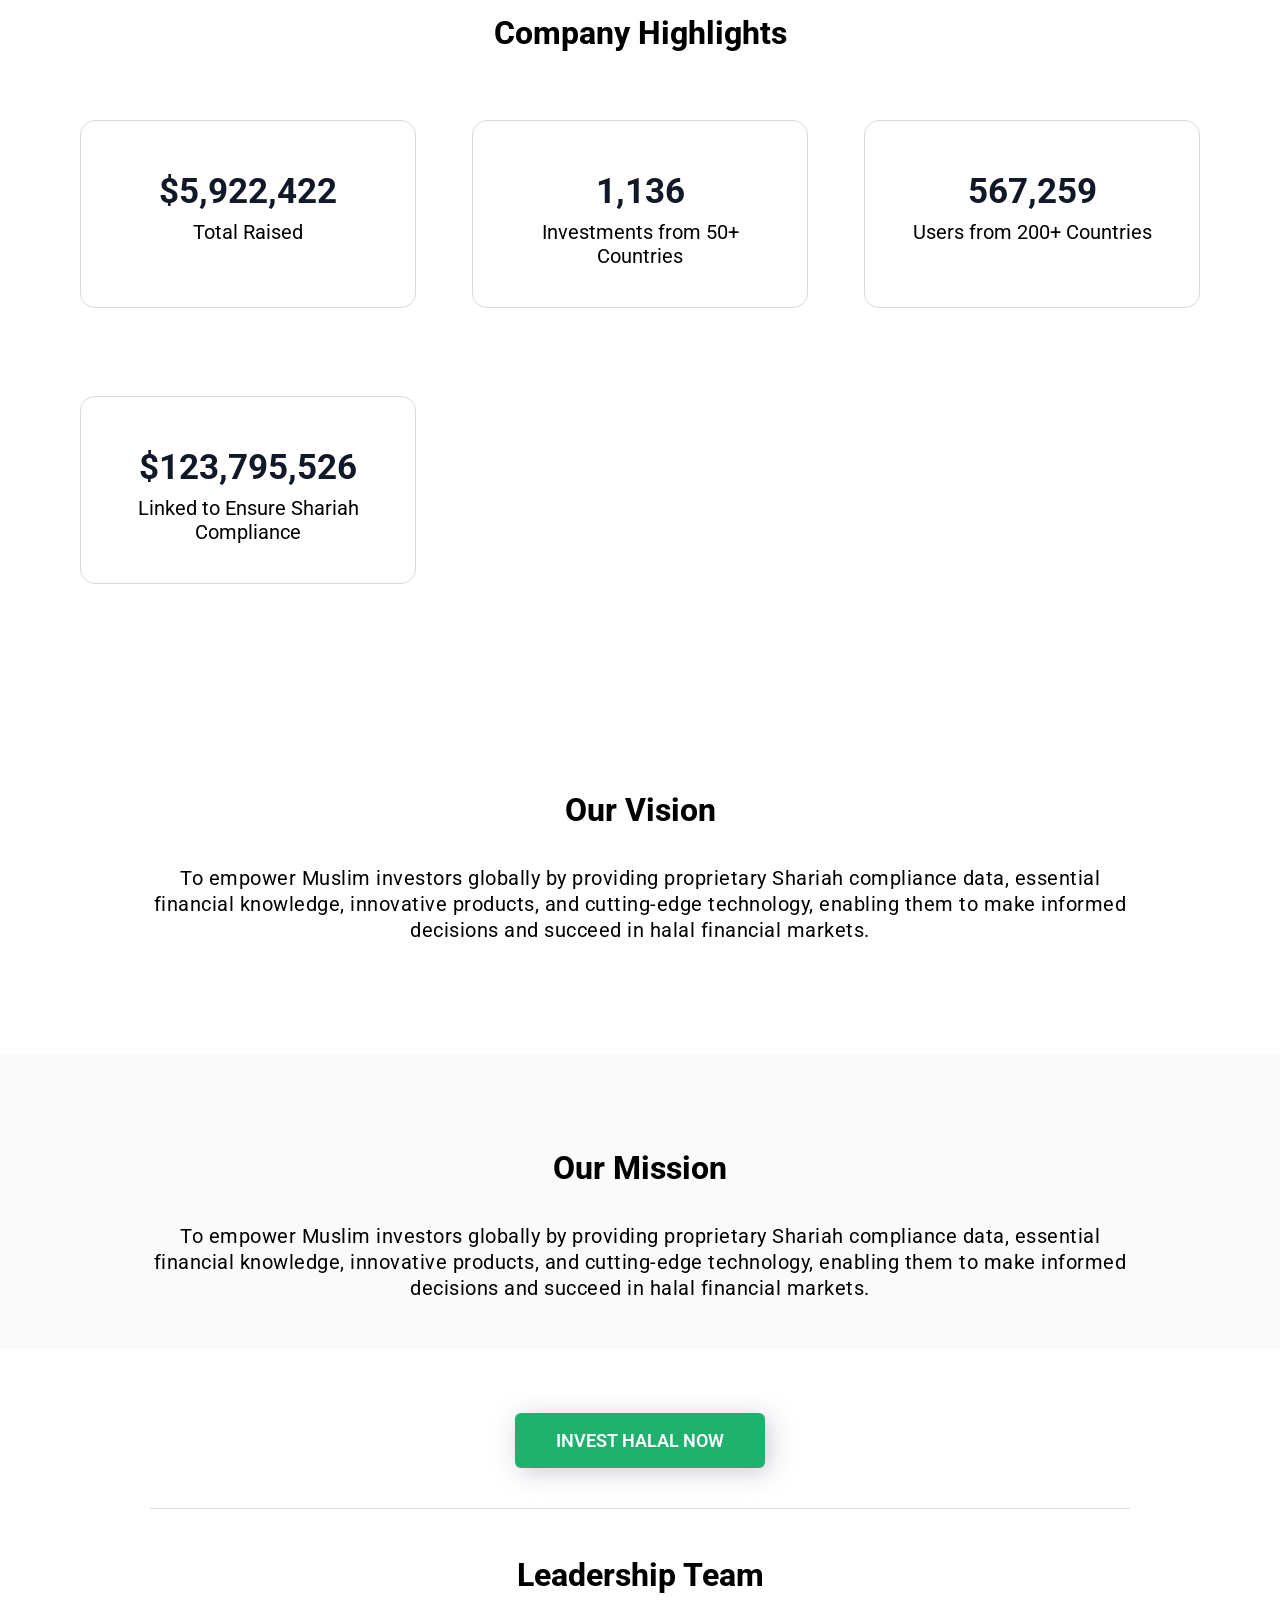
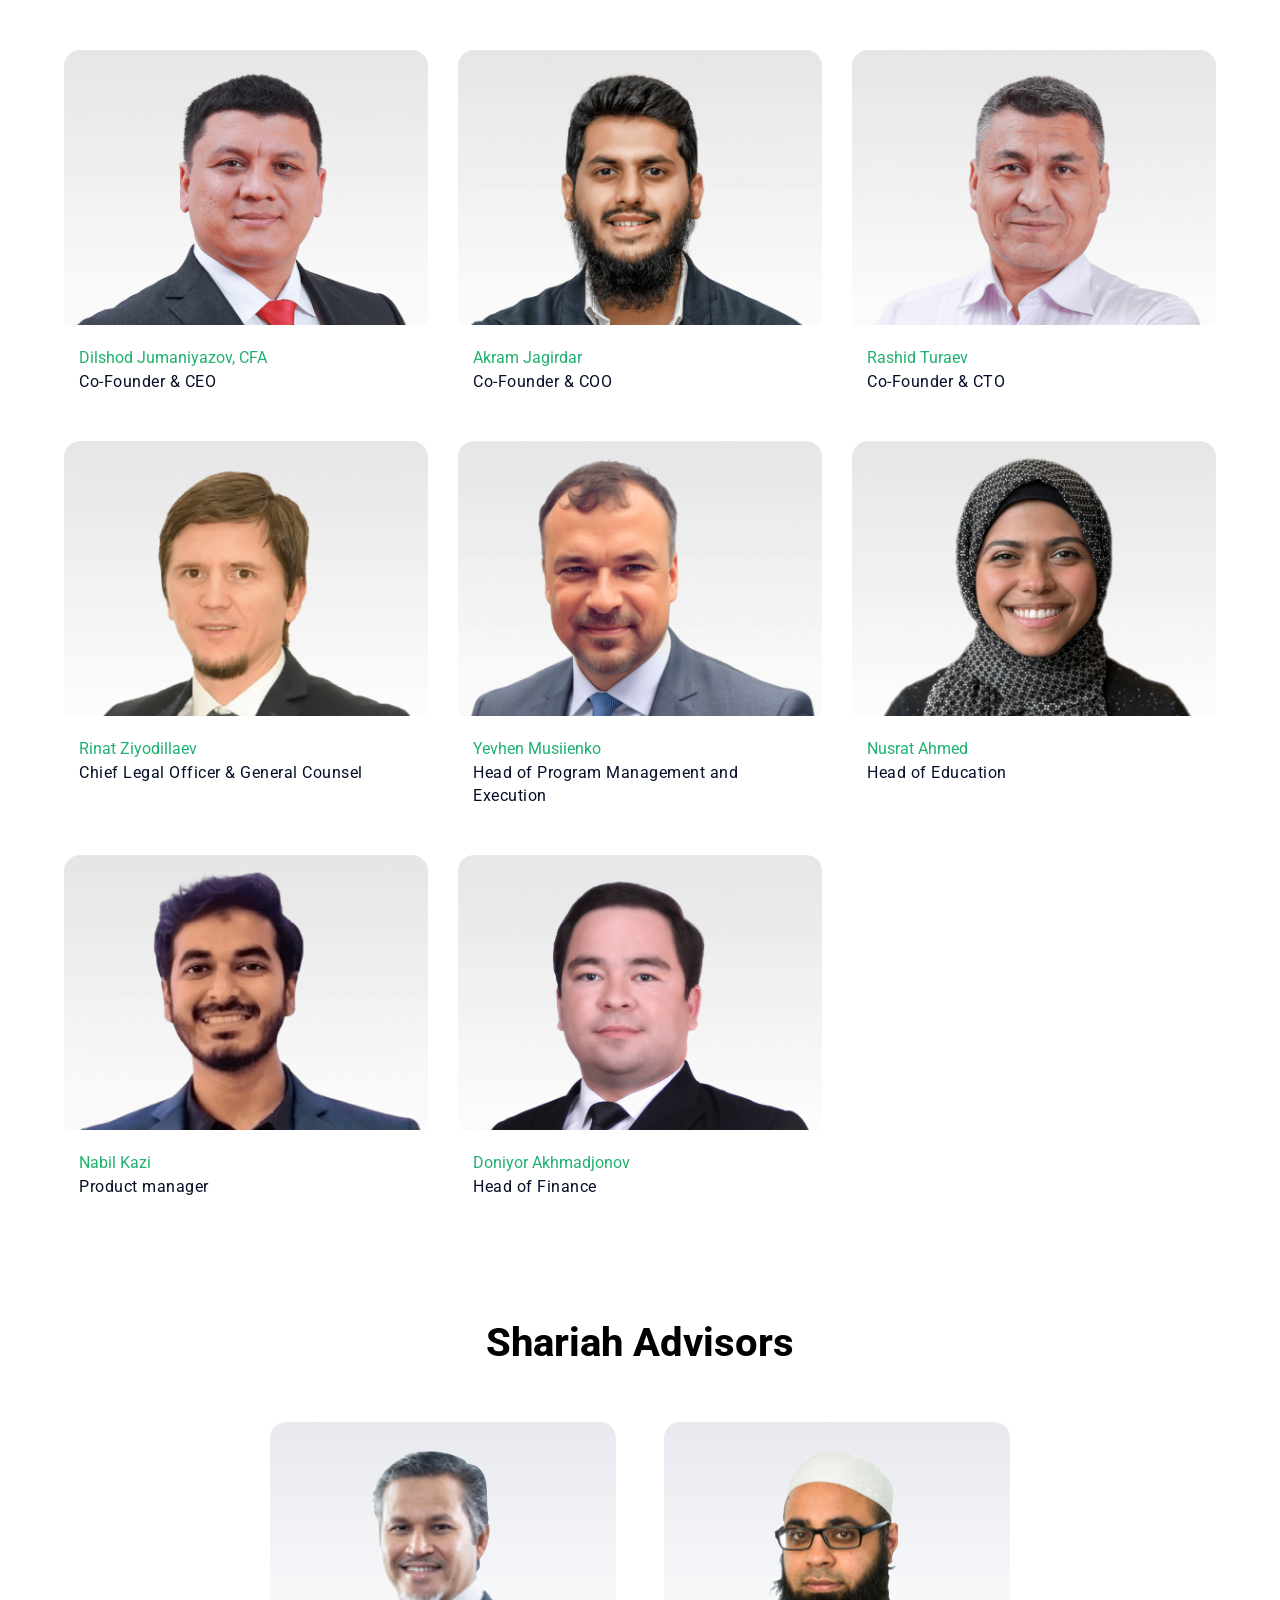
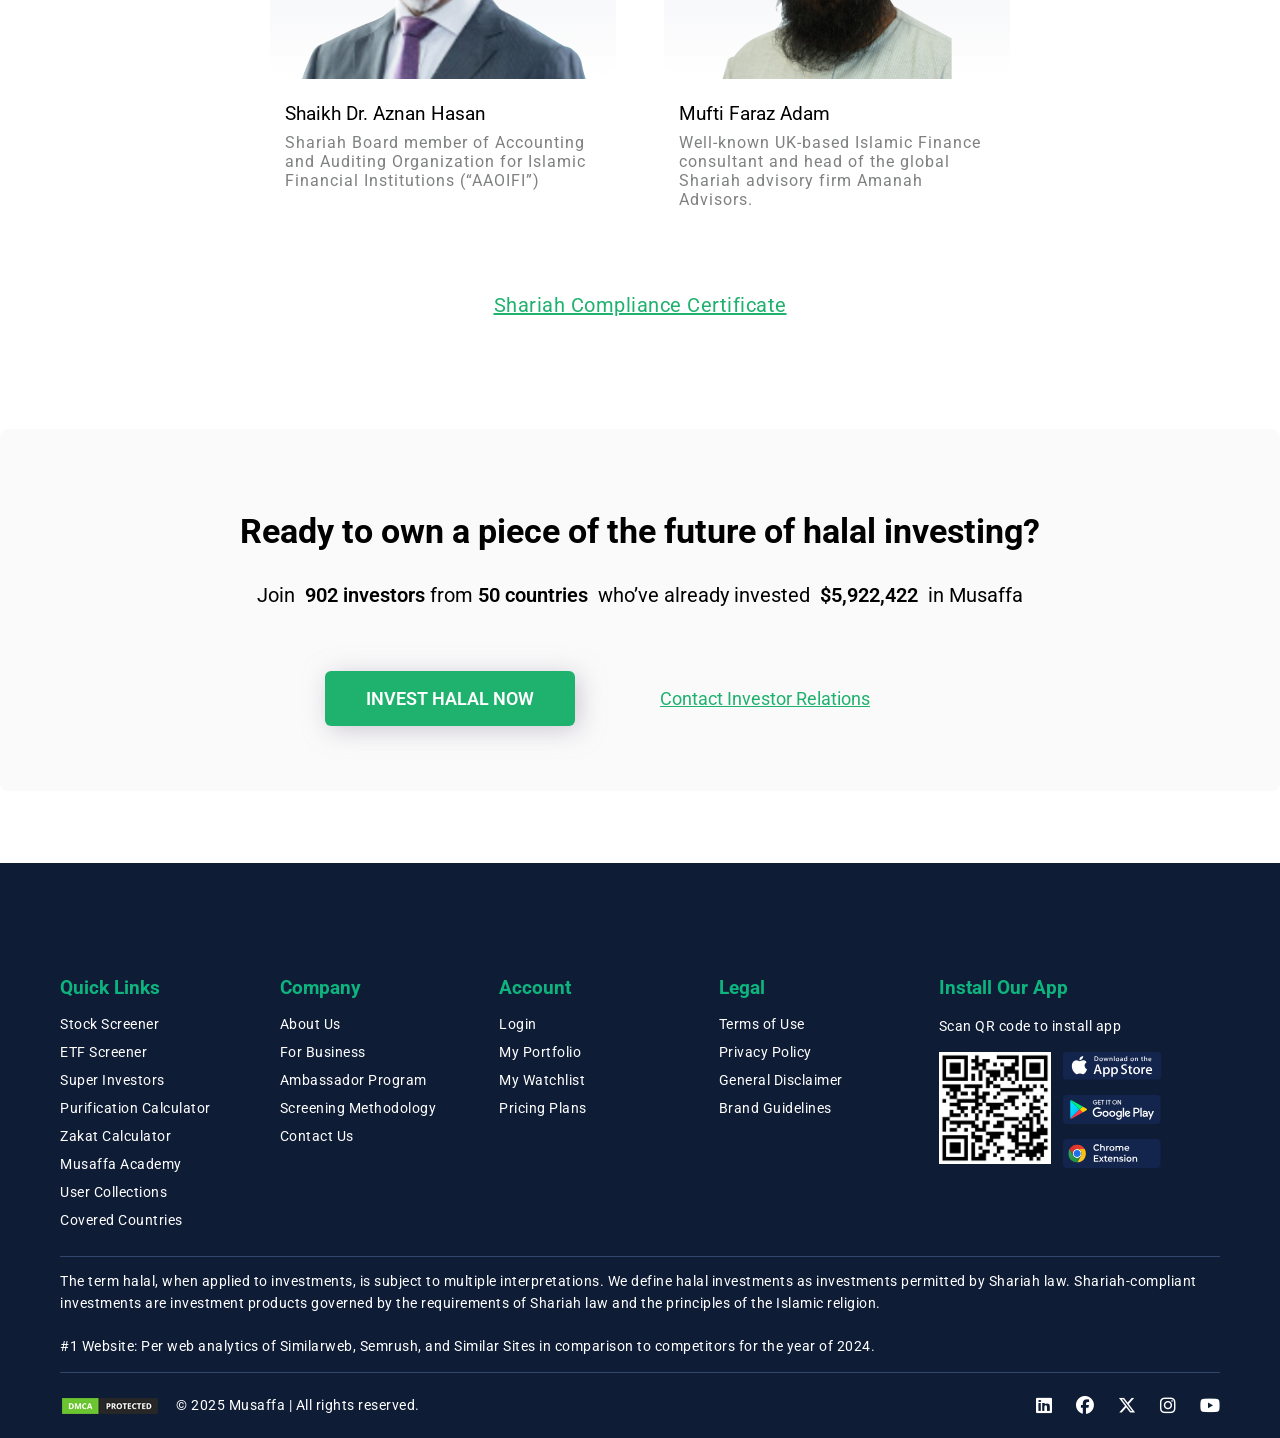
<file: investor-relations.html>
<!DOCTYPE html>
<html lang="en">
<head>
    <meta charset="UTF-8">
    <meta name="viewport" content="width=device-width, initial-scale=1.0">
    <title>Musaffa</title>
    <link rel="stylesheet" href="style.css">

    <!-- Swiper CSS -->
    <link rel="stylesheet" href="https://cdn.jsdelivr.net/npm/swiper@10/swiper-bundle.min.css"/>

    <!-- Font Awesome for icons -->
    <link rel="stylesheet" href="https://cdnjs.cloudflare.com/ajax/libs/font-awesome/6.5.0/css/all.min.css" integrity="sha512-..." crossorigin="anonymous" referrerpolicy="no-referrer" />

    <!-- Google Fonts -->
    <link rel="preconnect" href="https://fonts.googleapis.com">
    <link rel="preconnect" href="https://fonts.gstatic.com" crossorigin>
    <link href="https://fonts.googleapis.com/css2?family=Roboto:ital,wght@0,100..900;1,100..900&display=swap" rel="stylesheet">
  
</head>
<body>
  <div class="custom-wrapper">
    <nav class="navbar">
    <!-- Left: Logo -->
     <div class="menu-links">
      <img class="icon-menu" src="images/iconMenu.svg" alt="">
      <div class="logo">
        <a id="logo-black" href="index.html"><img src="images/musaffa-logo-black.png" alt=""></a>
        <a id="logo-white" href="index.html"><img src="images/musaffa-logo-white.webp" alt=""></a>
      </div>
     </div>
     
    <!-- Center: Navigation + Search -->
    <div class="nav-center">
      <ul class="nav-links">
        <li><a href="business.html">For Business</a></li>
        <li id="nav-page">
          About Us <i class="fas fa-caret-down"></i>
          <div class="dropdown">
            <a href="about-us.html">About Us</a>
            <a href="screen-methodology.html">Screen Methodology</a>
            <a href="ambassador-program.html">Ambassador Program</a>
          </div>
        </li>
        <li><a href="investor-relations.html">Investor Relations</a></li>

      </ul>

      <!-- <div class="search-bar">
        <i class="fas fa-search"></i>
        <input type="text" placeholder="Search...">
      </div> -->
    </div>

    <div class="actions">
          <a href="#" class="btn-discount"> <img src="images/premium-gold.svg" alt="">Get 33% off</a>
          <a href="https://musaffadeals.com/invest/public/login" target="_blank" class="btn-login">Sign in</a>
          <a href="https://musaffadeals.com/invest/public/register" target="_blank" class="btn-logout">Free Sign Up</a>
    </div>
  </nav>

  <div class="container">
    <header class="section-header">
      <h5>Investor Relations</h5>
      <ul class="tabs-list">
        <li class="active">Overview</li>
        <li>Dashboard</li>
        <li>Product Roadmap</li>
        <li>Media</li>
        <li>Events</li>
        <li>Presentations</li>
        <li>SEC Fillings</li>
        <li>Updates</li>
        <li>FAQs</li>
        <li>Contact</li>
      </ul>
    </header>
  </div>

  <div>
    <div>
      <div class="container">
        <section class="header">
          <div class="image-header">
            <iframe frameborder="0" allowfullscreen="" width="100%" height="372" allow="accelerometer; autoplay; clipboard-write; 
            encrypted-media; gyroscope; picture-in-picture; web-share" referrerpolicy="strict-origin-when-cross-origin" title="Invest in Musaffa 
            &amp; Own a Part of a Leading US-based Islamic Fintech Company" src="https://www.youtube.com/embed/eePMLW_cW-g?controls=1&amp;iv_load_policy=3&amp;loop=1&amp;playlist=eePMLW_cW-g&amp;rel=0&amp;autoplay=0&amp;mute=1&amp;enablejsapi=1&amp;origin=https%3A%2F%2Finvest.musaffa.com&amp;widgetid=1" 
            id="widget2" data-gtm-yt-inspected-12="true" style="border-radius: 12px;" class="ng-star-inserted"></iframe>
          </div>
          <div class="header-content">
            <h1 class="title">
               World’s #1 Platform 
               <span style="color: #000;">for Halal Investment Research</span>
            </h1>

            <div class="cta-buttons">
              <a href="https://musaffadeals.com/invest/public/register" target="_blank" class="btn btn-success">INVEST IN HALAL NOW</a>
              <a href="#" target="_blank" class="btn btn-link btn_view_pitch">View Pitch Deck</a>
            </div>
          </div>
        </section>
      </div>

      <div class="container">
        <section class="seen_as_logos">
          <h2 class="section-title">As Seen On</h2>
          <ul class="seen_as_logos_list">
            <li>
              <a href="#" target="_blank">
                <img src="images/yahoo-finance-logo.png" alt="" class="seen-as-logo">
              </a>
            </li>

            <li>
              <a href="#" target="_blank">
                <img src="images/market-watch.svg" alt="" class="seen-as-logo">
              </a>
            </li>

            <li>
              <a href="#" target="_blank">
                <img src="images/associated-press-logo.png" alt="" class="seen-as-logo">
              </a>
            </li>

            <li>
              <a href="#" target="_blank">
                <img src="images/menafn.svg" alt="" class="seen-as-logo">
              </a>
            </li>

            <li>
              <a href="#" target="_blank">
                <img src="images/salaam-gateway-logo.png" alt="" class="seen-as-logo">
              </a>
            </li>

            <li>
              <a href="#" target="_blank">
                <img src="images/islaim-finance.svg" alt="" class="seen-as-logo">
              </a>
            </li>

            <li>
              <a href="#" target="_blank">
                <img src="images/the-halal-times-logo.png" alt="" class="seen-as-logo">
              </a>
            </li>

            <li>
              <a href="#" target="_blank">
                <img src="images/islam-channel.svg" alt="" class="seen-as-logo">
              </a>
            </li>
          </ul>
        </section>
      </div>

      <section class="section about-musaffa" style="background-color: #fafafa;">
        <div class="container">
          <h2 class="section-title">About Musaffa</h2>
          <p class="section-description">
            <span style="font-weight: 600;">Musaffa</span> 
            is a U.S.-based Islamic fintech platform that makes halal investing simple and accessible worldwide. Users can learn how halal investing works, screen over 100,000 stocks and ETFs, analyze fundamentals, invest in halal companies, track Shariah compliance, and purify non-halal earnings — all in one place. 
          </p>
        </div>
      </section>

      <section class="section">
        <div class="container">
          <h2 class="section-title">Company Highlights</h2>
          <div class="highlights">
            <div class="highlight">
              <div class="value">$5,922,422</div>
              <div class="label">Total Raised</div>
            </div>

            <div class="highlight">
              <div class="value">1,136</div>
              <div class="label">Investments from 50+ Countries</div>
            </div>
            
            <div class="highlight">
              <div class="value">567,259</div>
              <div class="label">Users from 200+ Countries</div>
            </div>
            
            <div class="highlight">
              <div class="value">$123,795,526</div>
              <div class="label">Linked to Ensure Shariah Compliance</div>
            </div>
          </div>
        </div>
      </section>
    
      <section class="section">
        <div class="container">
          <h2 class="section-title">Our Vision</h2>
          <p class="section-description">
             To empower Muslim investors globally by providing proprietary Shariah compliance data, essential financial knowledge, 
             innovative products, and cutting-edge technology, enabling them to make informed decisions and succeed in halal financial markets. 
          </p>
        </div>
      </section>

      <section class="section" style="background-color: #fafafa;">
        <div class="container">
          <h2 class="section-title">Our Mission</h2>
          <p class="section-description">
             To empower Muslim investors globally by providing proprietary Shariah compliance data, essential financial knowledge, 
             innovative products, and cutting-edge technology, enabling them to make informed decisions and succeed in halal financial markets. 
          </p>
        </div>
      </section>

      <div class="container">
        <div class="cta-buttons our_mission_cta">
          <a  href="https://musaffadeals.com/invest/public/register" target="_blank" class="btn btn-success">
            INVEST HALAL NOW
          </a>
        </div>
      </div>

      <section class="team-section">
        <div class="container">
          <h1 class="section-title">Leadership Team</h1>
          <div class="team-grid">
            <div role="button" class="team-member">
              <div class="member-image">
                <img src="team/DilshodJumayazov-brown-bg.png" alt="">
              </div>
              <div class="member-info">
                <h3 class="member-name">Dilshod Jumaniyazov, CFA</h3>
                <p class="member-title">Co-Founder &amp; CEO</p>
              </div>
            </div>

            <div role="button" class="team-member">
              <div class="member-image">
                <img src="team/AkramJagirov-brown-bg.png" alt="">
              </div>
              <div class="member-info">
                <h3 class="member-name">Akram Jagirdar</h3>
                <p class="member-title">Co-Founder &amp; COO</p>
              </div>
            </div>

            <div role="button" class="team-member">
              <div class="member-image">
                <img src="team/RashidTuraev-brown-bg.png" alt="">
              </div>
              <div class="member-info">
                <h3 class="member-name">Rashid Turaev</h3>
                <p class="member-title">Co-Founder &amp; CTO</p>
              </div>
            </div>

            <div role="button" class="team-member">
              <div class="member-image">
                <img src="team/RinatZiyodillayev-brown-bg.png" alt="">
              </div>
              <div class="member-info">
                <h3 class="member-name">Rinat Ziyodillaev</h3>
                <p class="member-title">Chief Legal Officer & General Counsel</p>
              </div>
            </div>

            <div role="button" class="team-member">
              <div class="member-image">
                <img src="team/YevhenMusiienko-brown-bg.png" alt="">
              </div>
              <div class="member-info">
                <h3 class="member-name">Yevhen Musiienko</h3>
                <p class="member-title">Head of Program Management and Execution</p>
              </div>
            </div>

            <div role="button" class="team-member">
              <div class="member-image">
                <img src="team/NusratAhmed-brown-bg.png" alt="">
              </div>
              <div class="member-info">
                <h3 class="member-name">Nusrat Ahmed</h3>
                <p class="member-title">Head of Education</p>
              </div>
            </div>

            <div role="button" class="team-member">
              <div class="member-image">
                <img src="team/NabilKazi-brown-bg.png" alt="">
              </div>
              <div class="member-info">
                <h3 class="member-name">Nabil Kazi</h3>
                <p class="member-title">Product manager</p>
              </div>
            </div>

            <div role="button" class="team-member">
              <div class="member-image">
                <img src="team/DoniyorAkhmadjonov-brown-bg.png" alt="">
              </div>
              <div class="member-info">
                <h3 class="member-name">Doniyor Akhmadjonov</h3>
                <p class="member-title">Head of Finance</p>
              </div>
            </div>
          </div>
        </div>
      </section>

      <section class="team shariah-advisor investor_relations">
        <div class="container">
          <h1 class="section-title">Shariah Advisors</h1>

          <div class="team-grid">
            <div class="team-member">
              <div class="member-image">
                <img src="team/shaikhDrAznan.svg" alt="Shaikh Dr. Aznan Hasan">
              </div>
              <div class="member-info">
                <h3 class="member-name">Shaikh Dr. Aznan Hasan</h3>
                <p class="member-title" style="color: #7f8181;"> Shariah Board member of Accounting and Auditing Organization for Islamic Financial Institutions (“AAOIFI”) </p>
              </div>
            </div>
    
            <div class="team-member">
              <div class="member-image">
                <img src="team/MuftiFarazAdam.svg" alt="Shaikh Dr. Aznan Hasan">
              </div>
              <div class="member-info">
                <h3 class="member-name">Mufti Faraz Adam</h3>
                <p class="member-title" style="color: #7f8181;"> Well-known UK-based Islamic Finance consultant and head of the global Shariah advisory firm Amanah Advisors. </p>
              </div>
              </div>
            </div>
          </div>

          <div>
            <a target="_blank" href="team/Musaffa-Shariah-Compliance-Certificate.pdf" class="shariah_compliance_certificate"> Shariah Compliance Certificate </a>
          </div>
        </div>
      </section>
      
      <section class="cta-footer">
        <div class="container">
          <h3 class="cta-footer-header"> Ready to own a piece of the future of halal investing? </h3>
          <p class="cta-footer-description">
             Join&nbsp;
            <span>902 investors</span> from 
            <span>50 countries</span>
            &nbsp;who’ve already invested&nbsp;
            <span>$5,922,422</span>
            &nbsp;in Musaffa 
          </p>

          <div class="cta-buttons">
            <a href="#" target="_blank" class="btn btn-success">INVEST HALAL NOW</a>
            <a href="#" class="btn btn-link">Contact Investor Relations</a>
          </div>
        </div>
      </section>
    </div>
  </div>

  <footer>
      <section class="container">
        <nav class="footer">
          <div class="footer-col quick-links">
            <h6 class="nav-heading">Quick Links</h6>
            <ul role="list" class="links-list">
              <li><a href="#">Stock Screener</a></li>
              <li><a href="#">ETF Screener</a></li>
              <li><a href="#">Super Investors</a></li>
              <li><a href="#">Purification Calculator</a></li>
              <li><a href="#">Zakat Calculator</a></li>
              <li><a href="#">Musaffa Academy</a></li>
              <li><a href="#">User Collections</a></li>
              <li><a href="#">Covered Countries</a></li>
            </ul>
          </div>

          <div class="footer-col">
            <h6 class="nav-heading">Company</h6>
            <ul role="list" class="links-list">
              <li><a href="about-us.html">About Us</a></li>
              <li><a href="business.html">For Business</a></li>
              <li><a href="ambassador-program.html">Ambassador Program</a></li>
              <li><a href="screen-methodology.html">Screening Methodology</a></li>
              <li><a href="#">Contact Us</a></li>
            </ul>
          </div>

          <div class="footer-col">
            <h6 class="nav-heading">Account</h6>
            <ul role="list" class="links-list">
              <li><a href="#">Login</a></li>
              <li><a href="#">My Portfolio</a></li>
              <li><a href="#">My Watchlist</a></li>
              <li><a href="#">Pricing Plans</a></li>
            </ul>
          </div>

          <div class="footer-col">
            <h6 class="nav-heading">Legal</h6>
            <ul role="list" class="links-list">
              <li><a href="#">Terms of Use</a></li>
              <li><a href="#">Privacy Policy</a></li>
              <li><a href="#">General Disclaimer</a></li>
              <li><a href="#">Brand Guidelines</a></li>
            </ul>
          </div>
          
          <div class="footer-col">
            <h6 class="nav-heading">Install Our App</h6>
            <p class="scan-text">Scan QR code to install app</p>
            <div class="store-badges">
              <div class="qr-code">
                <img src="images/qr-code.png" id="display-none" alt="qr-code" class="qr-code">
              </div>

              <div class="app-store-row">
                <a href="#" target="_blank">
                  <img src="images/footer-ios-app.svg" alt="app-store-badge" class="img-fluid">
                </a>

                <a href="#" target="_blank">
                  <img src="images/footer-gplay.svg" alt="play-store-badge" class="img-fluid">
                </a>

                <a href="#" target="_blank">
                  <img src="images/footer-chrome-ext.svg" id="display-none" alt="Google Chrome Extension" class="img-fluid">
                </a>
              </div>
            </div>
          </div>
        </nav>
        
        <div class="footer-para">
          <p>
            The term halal, when applied to investments, is subject to multiple interpretations. We define halal investments as investments permitted by Shariah law. Shariah-compliant investments are investment products governed by the requirements of Shariah law and the principles of the Islamic religion. <br><br>
            #1 Website: Per web analytics of Similarweb, Semrush, and Similar Sites in comparison to competitors for the year of 2024.
          </p>
        </div>

        <div class="copyrights-wrapper">
          <div class="copyrights-text">
            <a href="#">
              <img src="images/dmca-badge.png" alt="" class="img-fluid">
            </a>
            <p> &#169; 2025 Musaffa | All rights reserved.</p>
          </div>

          <ul class="social-icons" role="list">
            <li>
              <a href="#"><i class="fa-brands fa-linkedin"></i></a>
            </li>
            <li>
              <a href="#"><i class="fa-brands fa-facebook"></i></a>
            </li>
            <li>
              <a href="#"><i class="fa-brands fa-x-twitter"></i></a>
            </li>
            <li>
              <a href="#"><i class="fa-brands fa-instagram"></i></a>
            </li>
            <li>
              <a href="#"><i class="fa-brands fa-youtube"></i></a>
            </li>
          </ul>
        </div>
      </section>
    </footer>

    <div id="sidebar" class="sidebar_menu">
      <button class="btn-menu-toggle-mobile" onclick="hideMenu()">
        <img src="images/iconMenuClose.svg" alt="" class="icon-menu">
      </button>
  
      <a href="index.html" class="sidebar-logo">
        <img src="images/musaffa-logo-white.webp" class="icon-menu" alt="">
      </a>
    
      <ul class="sidebar-navigation">
        <div class="menu-group-mobile">
          <li class="nav-item">
            <a href="#" style="color: #1CAD50;" class="nav-link">
              <img src="images/premium-gold.svg" alt="Icon">
              <span>Get 33% off</span>
            </a>
          </li>

          <li class="nav-item">
            <a href="business.html" class="nav-link">For Business</a>
          </li>
    
          <li class="nav-item">
            <a href="about-us.html" class="nav-link">About Us</a>
          </li>
          
          <li class="nav-item">
            <a href="screen-methodology.html" class="nav-link">Screen Methodology</a>
          </li>

          <li class="nav-item">
            <a href="ambassador-program.html" class="nav-link">Ambassador Program</a>
          </li>
    
          <li class="nav-item">
            <a href="investor-relations.html" class="nav-link">Investor Relations</a>
          </li>
        </div>
      </ul>        
    
      <div class="bottom-line"></div>
    </div>
  </div>
  
    <!-- Swiper JS -->
    <!-- <script src="https://cdn.jsdelivr.net/npm/swiper@10/swiper-bundle.min.js"></script>
    <script>
        const swiper = new Swiper(".mySwiper", {
            loop: true,
            autoplay: {
            delay: 5000,
            disableOnInteraction: false,
            },
            pagination: {
            el: ".swiper-pagination",
            clickable: true,
            },
            navigation: {
            nextEl: ".swiper-button-next",
            prevEl: ".swiper-button-prev",
            },
        });
    </script> -->

    <script>
      const showBtn = document.querySelector('.icon-menu');
      const sideBar = document.querySelector('.sidebar_menu');
      const hideBtn = document.querySelector('.btn-menu-toggle-mobile')

      showBtn.addEventListener('click', showMenu)

      function showMenu() {
        showBtn.classList.toggle('active');
        sideBar.classList.toggle('active');
      }

      hideBtn.addEventListener('click', hideMenu)

      function hideMenu(){
        sideBar.style.left = "-100%";
      }
    </script>
</body>
</html>
</file>
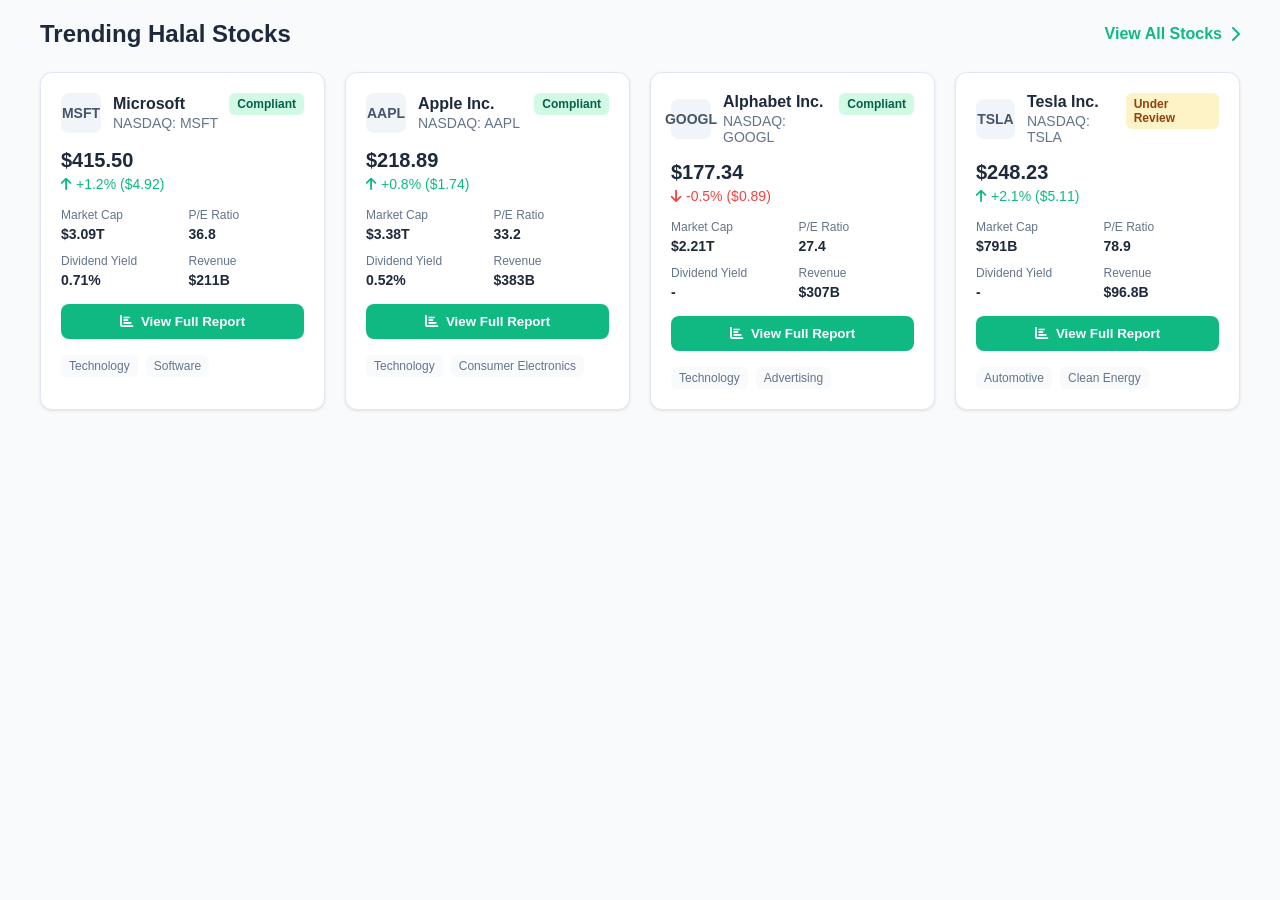
<file: rough.html>
<!DOCTYPE html>
<html lang="en">
<head>
    <meta charset="UTF-8">
    <meta name="viewport" content="width=device-width, initial-scale=1.0">
    <title>Musaffa - Trending Halal Stocks</title>
    <link rel="stylesheet" href="https://cdnjs.cloudflare.com/ajax/libs/font-awesome/6.4.0/css/all.min.css">
    <style>
        * {
            margin: 0;
            padding: 0;
            box-sizing: border-box;
            font-family: 'Inter', -apple-system, BlinkMacSystemFont, 'Segoe UI', Roboto, sans-serif;
        }

        body {
            background-color: #f8fafc;
            padding: 20px;
            color: #334155;
        }

        .trending-stocks-container {
            max-width: 1200px;
            margin: 0 auto;
        }

        .section-header {
            display: flex;
            justify-content: space-between;
            align-items: center;
            margin-bottom: 24px;
        }

        .section-title {
            font-size: 24px;
            font-weight: 700;
            color: #1e293b;
        }

        .view-all-link {
            color: #10b981;
            text-decoration: none;
            font-weight: 600;
            display: flex;
            align-items: center;
            gap: 8px;
            transition: color 0.2s;
        }

        .view-all-link:hover {
            color: #059669;
        }

        .stocks-grid {
            display: grid;
            grid-template-columns: repeat(auto-fill, minmax(280px, 1fr));
            gap: 20px;
        }

        .stock-card {
            background: white;
            border-radius: 12px;
            box-shadow: 0 1px 3px rgba(0, 0, 0, 0.1);
            padding: 20px;
            transition: transform 0.2s, box-shadow 0.2s;
            border: 1px solid #e2e8f0;
        }

        .stock-card:hover {
            transform: translateY(-2px);
            box-shadow: 0 4px 12px rgba(0, 0, 0, 0.1);
        }

        .stock-header {
            display: flex;
            justify-content: space-between;
            align-items: flex-start;
            margin-bottom: 16px;
        }

        .stock-info {
            display: flex;
            align-items: center;
            gap: 12px;
        }

        .stock-logo {
            width: 40px;
            height: 40px;
            border-radius: 8px;
            background: #f1f5f9;
            display: flex;
            align-items: center;
            justify-content: center;
            font-weight: 700;
            color: #475569;
            font-size: 14px;
        }

        .stock-names h3 {
            font-size: 16px;
            font-weight: 600;
            color: #1e293b;
            margin-bottom: 2px;
        }

        .stock-names .ticker {
            font-size: 14px;
            color: #64748b;
        }

        .compliance-badge {
            padding: 4px 8px;
            border-radius: 6px;
            font-size: 12px;
            font-weight: 600;
        }

        .compliant {
            background-color: #d1fae5;
            color: #065f46;
        }

        .non-compliant {
            background-color: #fee2e2;
            color: #991b1b;
        }

        .under-review {
            background-color: #fef3c7;
            color: #92400e;
        }

        .stock-price {
            font-size: 20px;
            font-weight: 700;
            color: #1e293b;
            margin-bottom: 4px;
        }

        .price-change {
            display: flex;
            align-items: center;
            gap: 4px;
            font-size: 14px;
            font-weight: 500;
            margin-bottom: 16px;
        }

        .positive {
            color: #10b981;
        }

        .negative {
            color: #ef4444;
        }

        .stock-details {
            display: grid;
            grid-template-columns: 1fr 1fr;
            gap: 12px;
            margin-bottom: 16px;
        }

        .detail-item {
            display: flex;
            flex-direction: column;
        }

        .detail-label {
            font-size: 12px;
            color: #64748b;
            margin-bottom: 4px;
        }

        .detail-value {
            font-size: 14px;
            font-weight: 600;
            color: #1e293b;
        }

        .view-report-btn {
            width: 100%;
            padding: 10px 16px;
            background-color: #10b981;
            color: white;
            border: none;
            border-radius: 8px;
            font-weight: 600;
            cursor: pointer;
            transition: background-color 0.2s;
            display: flex;
            align-items: center;
            justify-content: center;
            gap: 8px;
        }

        .view-report-btn:hover {
            background-color: #059669;
        }

        .sector-tags {
            display: flex;
            gap: 8px;
            margin-top: 16px;
            flex-wrap: wrap;
        }

        .sector-tag {
            padding: 4px 8px;
            background: #f8fafc;
            border-radius: 6px;
            font-size: 12px;
            color: #64748b;
        }

        @media (max-width: 768px) {
            .stocks-grid {
                grid-template-columns: repeat(auto-fill, minmax(250px, 1fr));
            }
            
            .section-header {
                flex-direction: column;
                align-items: flex-start;
                gap: 12px;
            }
        }

        @media (max-width: 480px) {
            .stocks-grid {
                grid-template-columns: 1fr;
            }
        }
    </style>
</head>
<body>
    <div class="trending-stocks-container">
        <div class="section-header">
            <h2 class="section-title">Trending Halal Stocks</h2>
            <a href="#" class="view-all-link">
                View All Stocks
                <i class="fas fa-chevron-right"></i>
            </a>
        </div>

        <div class="stocks-grid">
            <!-- Stock Card 1 -->
            <div class="stock-card">
                <div class="stock-header">
                    <div class="stock-info">
                        <div class="stock-logo">MSFT</div>
                        <div class="stock-names">
                            <h3>Microsoft</h3>
                            <div class="ticker">NASDAQ: MSFT</div>
                        </div>
                    </div>
                    <div class="compliance-badge compliant">Compliant</div>
                </div>
                
                <div class="stock-price">$415.50</div>
                <div class="price-change positive">
                    <i class="fas fa-arrow-up"></i>
                    +1.2% ($4.92)
                </div>
                
                <div class="stock-details">
                    <div class="detail-item">
                        <span class="detail-label">Market Cap</span>
                        <span class="detail-value">$3.09T</span>
                    </div>
                    <div class="detail-item">
                        <span class="detail-label">P/E Ratio</span>
                        <span class="detail-value">36.8</span>
                    </div>
                    <div class="detail-item">
                        <span class="detail-label">Dividend Yield</span>
                        <span class="detail-value">0.71%</span>
                    </div>
                    <div class="detail-item">
                        <span class="detail-label">Revenue</span>
                        <span class="detail-value">$211B</span>
                    </div>
                </div>
                
                <button class="view-report-btn">
                    <i class="fas fa-chart-bar"></i>
                    View Full Report
                </button>
                
                <div class="sector-tags">
                    <span class="sector-tag">Technology</span>
                    <span class="sector-tag">Software</span>
                </div>
            </div>

            <!-- Stock Card 2 -->
            <div class="stock-card">
                <div class="stock-header">
                    <div class="stock-info">
                        <div class="stock-logo">AAPL</div>
                        <div class="stock-names">
                            <h3>Apple Inc.</h3>
                            <div class="ticker">NASDAQ: AAPL</div>
                        </div>
                    </div>
                    <div class="compliance-badge compliant">Compliant</div>
                </div>
                
                <div class="stock-price">$218.89</div>
                <div class="price-change positive">
                    <i class="fas fa-arrow-up"></i>
                    +0.8% ($1.74)
                </div>
                
                <div class="stock-details">
                    <div class="detail-item">
                        <span class="detail-label">Market Cap</span>
                        <span class="detail-value">$3.38T</span>
                    </div>
                    <div class="detail-item">
                        <span class="detail-label">P/E Ratio</span>
                        <span class="detail-value">33.2</span>
                    </div>
                    <div class="detail-item">
                        <span class="detail-label">Dividend Yield</span>
                        <span class="detail-value">0.52%</span>
                    </div>
                    <div class="detail-item">
                        <span class="detail-label">Revenue</span>
                        <span class="detail-value">$383B</span>
                    </div>
                </div>
                
                <button class="view-report-btn">
                    <i class="fas fa-chart-bar"></i>
                    View Full Report
                </button>
                
                <div class="sector-tags">
                    <span class="sector-tag">Technology</span>
                    <span class="sector-tag">Consumer Electronics</span>
                </div>
            </div>

            <!-- Stock Card 3 -->
            <div class="stock-card">
                <div class="stock-header">
                    <div class="stock-info">
                        <div class="stock-logo">GOOGL</div>
                        <div class="stock-names">
                            <h3>Alphabet Inc.</h3>
                            <div class="ticker">NASDAQ: GOOGL</div>
                        </div>
                    </div>
                    <div class="compliance-badge compliant">Compliant</div>
                </div>
                
                <div class="stock-price">$177.34</div>
                <div class="price-change negative">
                    <i class="fas fa-arrow-down"></i>
                    -0.5% ($0.89)
                </div>
                
                <div class="stock-details">
                    <div class="detail-item">
                        <span class="detail-label">Market Cap</span>
                        <span class="detail-value">$2.21T</span>
                    </div>
                    <div class="detail-item">
                        <span class="detail-label">P/E Ratio</span>
                        <span class="detail-value">27.4</span>
                    </div>
                    <div class="detail-item">
                        <span class="detail-label">Dividend Yield</span>
                        <span class="detail-value">-</span>
                    </div>
                    <div class="detail-item">
                        <span class="detail-label">Revenue</span>
                        <span class="detail-value">$307B</span>
                    </div>
                </div>
                
                <button class="view-report-btn">
                    <i class="fas fa-chart-bar"></i>
                    View Full Report
                </button>
                
                <div class="sector-tags">
                    <span class="sector-tag">Technology</span>
                    <span class="sector-tag">Advertising</span>
                </div>
            </div>

            <!-- Stock Card 4 -->
            <div class="stock-card">
                <div class="stock-header">
                    <div class="stock-info">
                        <div class="stock-logo">TSLA</div>
                        <div class="stock-names">
                            <h3>Tesla Inc.</h3>
                            <div class="ticker">NASDAQ: TSLA</div>
                        </div>
                    </div>
                    <div class="compliance-badge under-review">Under Review</div>
                </div>
                
                <div class="stock-price">$248.23</div>
                <div class="price-change positive">
                    <i class="fas fa-arrow-up"></i>
                    +2.1% ($5.11)
                </div>
                
                <div class="stock-details">
                    <div class="detail-item">
                        <span class="detail-label">Market Cap</span>
                        <span class="detail-value">$791B</span>
                    </div>
                    <div class="detail-item">
                        <span class="detail-label">P/E Ratio</span>
                        <span class="detail-value">78.9</span>
                    </div>
                    <div class="detail-item">
                        <span class="detail-label">Dividend Yield</span>
                        <span class="detail-value">-</span>
                    </div>
                    <div class="detail-item">
                        <span class="detail-label">Revenue</span>
                        <span class="detail-value">$96.8B</span>
                    </div>
                </div>
                
                <button class="view-report-btn">
                    <i class="fas fa-chart-bar"></i>
                    View Full Report
                </button>
                
                <div class="sector-tags">
                    <span class="sector-tag">Automotive</span>
                    <span class="sector-tag">Clean Energy</span>
                </div>
            </div>
        </div>
    </div>

    <script>
        // Add interactivity to view report buttons
        document.querySelectorAll('.view-report-btn').forEach(button => {
            button.addEventListener('click', function() {
                const stockCard = this.closest('.stock-card');
                const stockName = stockCard.querySelector('h3').textContent;
                const ticker = stockCard.querySelector('.ticker').textContent;
                
                alert(`Loading detailed Shariah compliance report for ${stockName} (${ticker})`);
                // In actual implementation, this would navigate to the stock's detailed report page
            });
        });

        // View All Stocks link
        document.querySelector('.view-all-link').addEventListener('click', function(e) {
            e.preventDefault();
            alert('Navigating to complete stocks screening page');
            // In actual implementation, this would navigate to the full stocks listing
        });

        // Add hover effects programmatically
        document.querySelectorAll('.stock-card').forEach(card => {
            card.addEventListener('mouseenter', function() {
                this.style.transform = 'translateY(-4px)';
                this.style.boxShadow = '0 8px 25px rgba(0, 0, 0, 0.1)';
            });
            
            card.addEventListener('mouseleave', function() {
                this.style.transform = 'translateY(0)';
                this.style.boxShadow = '0 1px 3px rgba(0, 0, 0, 0.1)';
            });
        });
    </script>
</body>
</html>
</file>
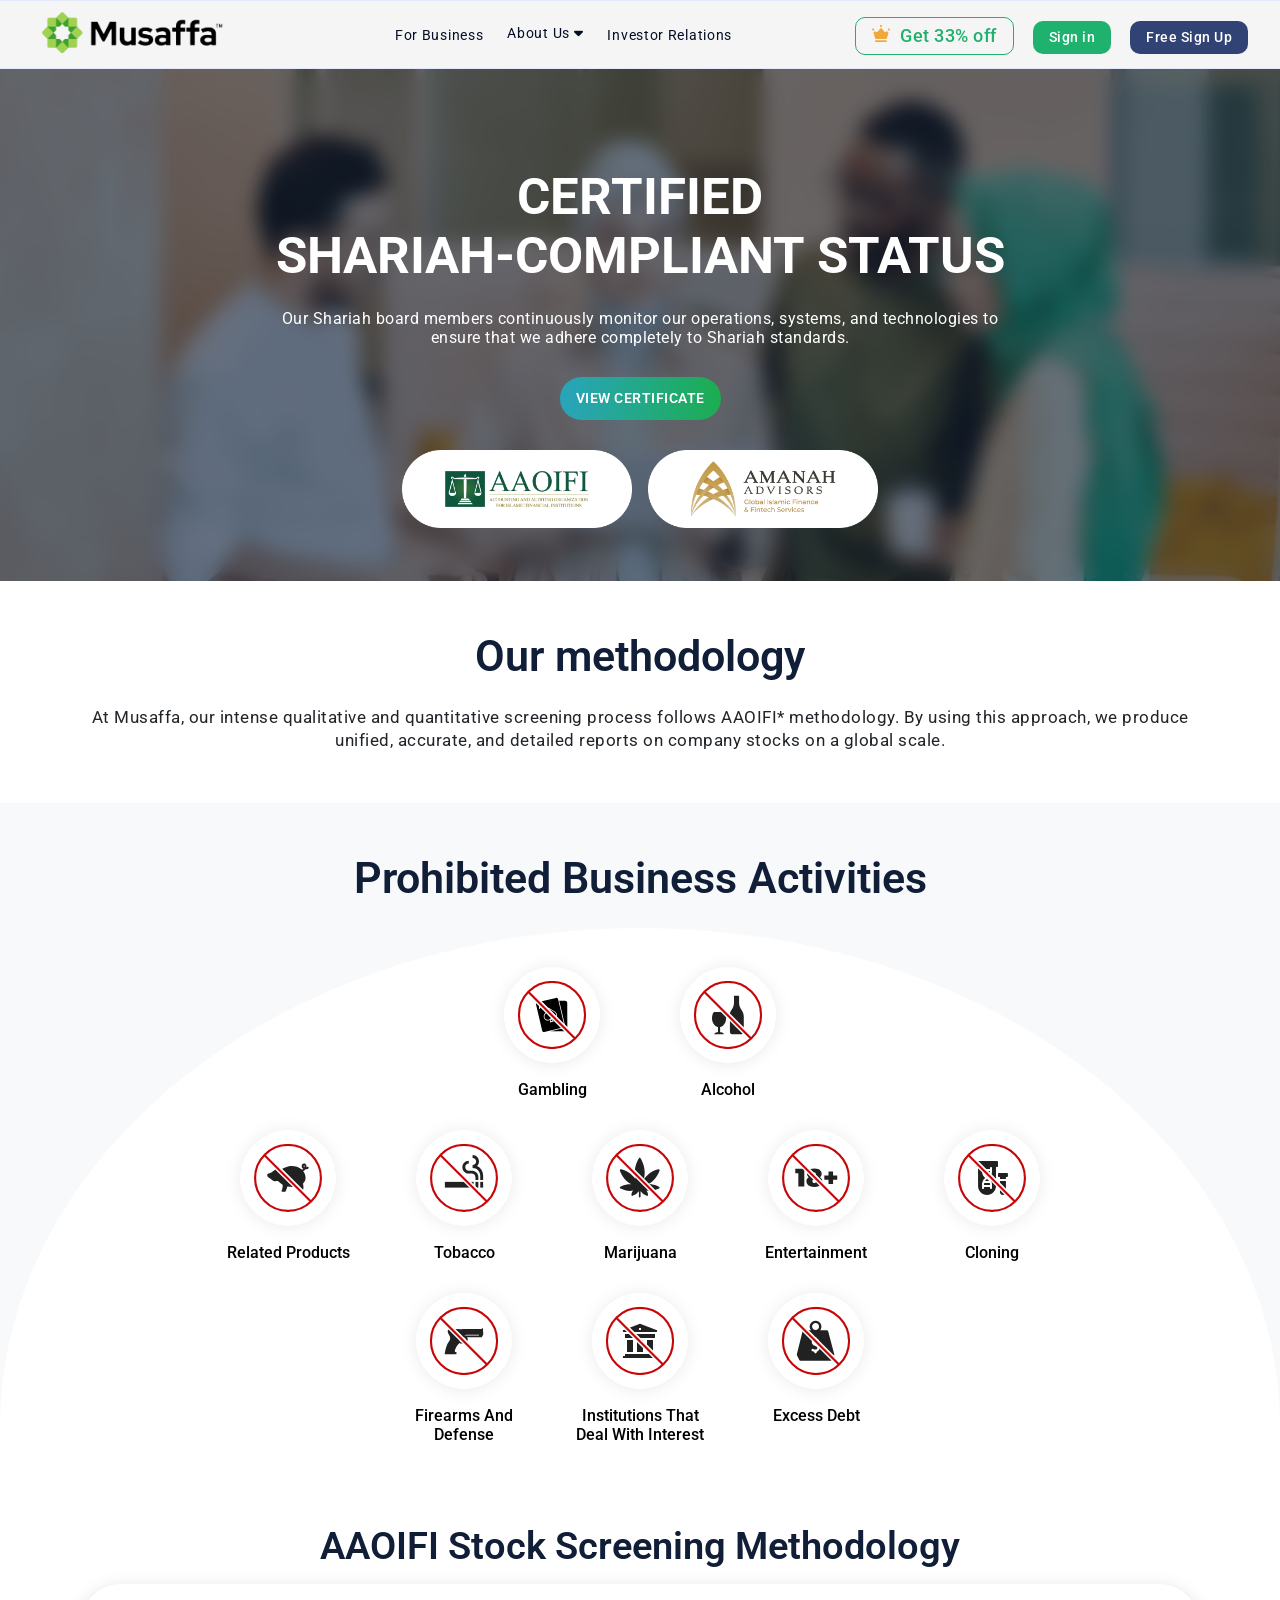
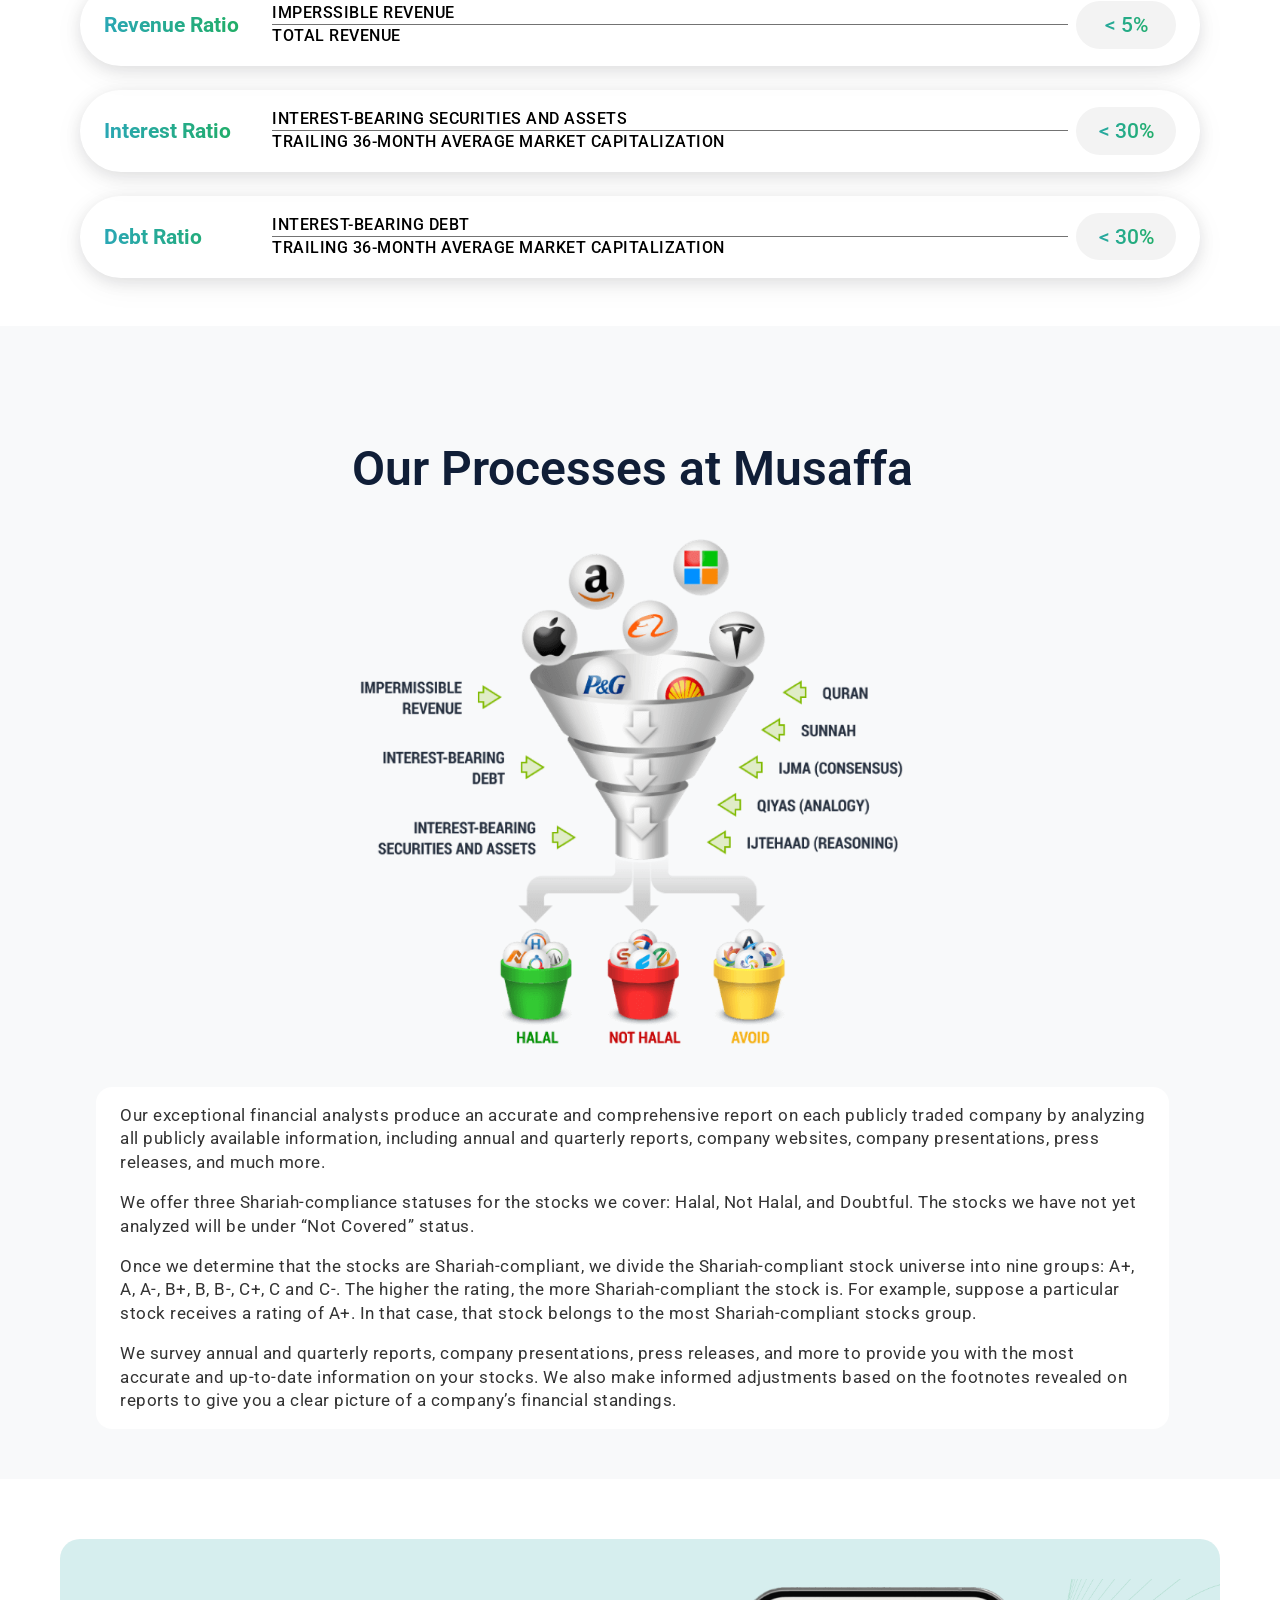
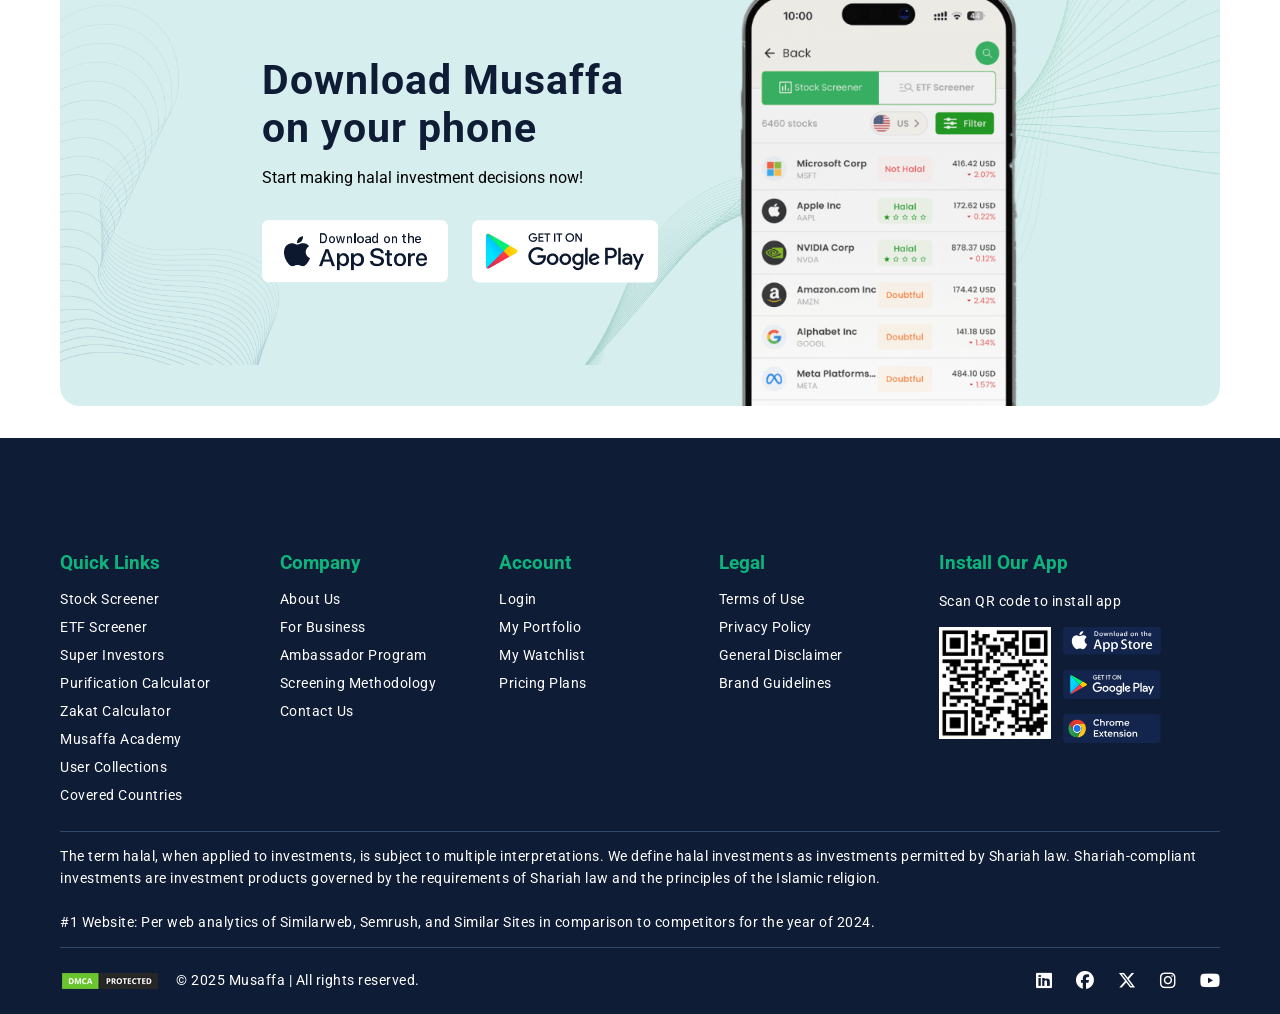
<file: screen-methodology.html>
<!DOCTYPE html>
<html lang="en">
<head>
    <meta charset="UTF-8">
    <meta name="viewport" content="width=device-width, initial-scale=1.0">
    <title>Musaffa</title>
    <link rel="stylesheet" href="style.css">

    <!-- Swiper CSS -->
    <link rel="stylesheet" href="https://cdn.jsdelivr.net/npm/swiper@10/swiper-bundle.min.css"/>

    <!-- Font Awesome for icons -->
    <link rel="stylesheet" href="https://cdnjs.cloudflare.com/ajax/libs/font-awesome/6.5.0/css/all.min.css" integrity="sha512-..." crossorigin="anonymous" referrerpolicy="no-referrer" />

    <!-- Google Fonts -->
    <link rel="preconnect" href="https://fonts.googleapis.com">
    <link rel="preconnect" href="https://fonts.gstatic.com" crossorigin>
    <link href="https://fonts.googleapis.com/css2?family=Roboto:ital,wght@0,100..900;1,100..900&display=swap" rel="stylesheet">
  
</head>
<body>
  <nav class="navbar">
    <!-- Left: Logo -->
     <div class="menu-links">
      <img class="icon-menu" src="images/iconMenu.svg" alt="">
      <div class="logo">
        <a id="logo-black" href="index.html"><img src="images/musaffa-logo-black.png" alt=""></a>
        <a id="logo-white" href="index.html"><img src="images/musaffa-logo-white.webp" alt=""></a>
      </div>
     </div>
     
    <!-- Center: Navigation + Search -->
    <div class="nav-center">
      <ul class="nav-links">
        <li><a href="business.html">For Business</a></li>
        <li id="nav-page">
          About Us <i class="fas fa-caret-down"></i>
          <div class="dropdown">
            <a href="about-us.html">About Us</a>
            <a href="screen-methodology.html">Screen Methodology</a>
            <a href="ambassador-program.html">Ambassador Program</a>
          </div>
        </li>
        <li><a href="investor-relations.html">Investor Relations</a></li>

      </ul>

      <!-- <div class="search-bar">
        <i class="fas fa-search"></i>
        <input type="text" placeholder="Search...">
      </div> -->
    </div>

    <div class="actions">
          <a href="#" class="btn-discount"> <img src="images/premium-gold.svg" alt="">Get 33% off</a>
          <a href="https://musaffadeals.com/invest/public/login" target="_blank" class="btn-login">Sign in</a>
          <a href="https://musaffadeals.com/invest/public/register" target="_blank" class="btn-logout">Free Sign Up</a>
    </div>
  </nav>

  <main>
    <header class="header-banner blur">
        <div class="container">
            <h1>
                Certified
                <br>
                Shariah-compliant status
            </h1>
            <p>
             Our Shariah board members continuously monitor our operations, systems, and technologies to ensure that we 
             adhere completely to Shariah standards. 
            </p>
            <a href="#" class="gradient-btn">View Certificate</a>
            <div class="certificates">
                <img src="images/aaoifi-logo.png" alt="">
                <img src="images/amanah-advisor.png" alt="">
            </div>
        </div>
    </header>

    <section class="our-methodology">
      <div class="container">
        <h2>Our methodology</h2>
        <p>
          At Musaffa, our intense qualitative and quantitative screening process follows AAOIFI* methodology. By using this approach, 
          we produce unified, accurate, and detailed reports on company stocks on a global scale.
        </p>
      </div>
    </section>

    <section class="business-activities" style="background-color: #f8f9fa;">
      <div class="container">
        <h2>Prohibited Business Activities</h2>
        <div class="business-activities-inner">
          <div class="prohibited-activities">
            <div class="prohibitions">
            <article class="prohibitions-content">
              <img src="images/icon-gaming.svg" alt="">
              <p>Gambling</p>
            </article>

            <article class="prohibitions-content">
              <img src="images/icon-alcohal.svg" alt="">
              <p>Alcohol</p>
            </article>
            </div>

            <div class="prohibitions">
              <article class="prohibitions-content">
                <img src="images/icon-pork.svg" alt="">
                <p>Related Products</p>
              </article>

              <article class="prohibitions-content">
                <img src="images/icon-tobacco.svg" alt="">
                <p>Tobacco</p>
              </article>

              <article class="prohibitions-content">
                <img src="images/icon-marijuana.svg" alt="">
                <p>Marijuana</p>
              </article>

              <article class="prohibitions-content">
                <img src="images/icon-adult-entertainment.svg" alt="">
                <p>Entertainment</p>
              </article>

              <article class="prohibitions-content">
                <img src="images/icon-cloning.svg" alt="">
                <p>Cloning</p>
              </article>
            </div>

            <div class="prohibitions">
              <article class="prohibitions-content">
                <img src="images/icon-firearms.svg" alt="">
                <p>Firearms And Defense</p>
              </article>

              <article class="prohibitions-content">
                <img src="images/icon-interest.svg" alt="">
                <p>Institutions That Deal With Interest</p>
              </article>

              <article class="prohibitions-content">
                <img src="images/icon-excess-debt.svg" alt="">
                <p>Excess Debt</p>
              </article>
            </div>
          </div>

          <div class="methodology-content">
            <h3>AAOIFI Stock Screening Methodology</h3>

            <div class="container">
              <article class="methodology-article">
                <h4 class="gradient-text">Revenue Ratio</h4>
                <div class="revenue">
                  <p class="border-bottom"  >IMPERSSIBLE REVENUE</p>
                  <p>TOTAL REVENUE</p>
                </div>
                <div class="rounded-pill">
                  <span class="gradient-text"> < 5% </span>
                </div>
              </article>

              <article class="methodology-article">
                <h4 class="gradient-text">Interest Ratio</h4>
                <div class="revenue">
                  <p class="border-bottom">INTEREST-BEARING SECURITIES AND ASSETS</p>
                  <p>TRAILING 36-MONTH AVERAGE MARKET CAPITALIZATION</p>
                </div>
                <div class="rounded-pill">
                  <span class="gradient-text"> < 30% </span>
                </div>
              </article>

              <article class="methodology-article">
                <h4 class="gradient-text">Debt Ratio</h4>
                <div class="revenue">
                  <p class="border-bottom">INTEREST-BEARING DEBT</p>
                  <p>TRAILING 36-MONTH AVERAGE MARKET CAPITALIZATION</p>
                </div>
                <div class="rounded-pill">
                  <span class="gradient-text"> < 30% </span>
                </div>
              </article>
            </div>
          </div>
        </div>
      </div>
    </section>

    <section class="our-processes" style="background-color: #f8f9fa;">
      <div class="container">
        <h2>Our Processes at Musaffa</h2>
        <img src="images/filter-image.png" alt="">
        <div class="paras-wrapper">
          <p>
             Our exceptional financial analysts produce an accurate and comprehensive report on each publicly traded 
             company by analyzing all publicly available information, including annual and quarterly reports, company websites, 
             company presentations, press releases, and much more. 
          </p>
          <p>
             We offer three Shariah-compliance statuses for the stocks we cover: Halal, Not Halal, and Doubtful. 
             The stocks we have not yet analyzed will be under “Not Covered” status. 
          </p>
          <p>
             Once we determine that the stocks are Shariah-compliant, we divide the Shariah-compliant stock universe into nine 
             groups: A+, A, A-, B+, B, B-, C+, C and C-. The higher the rating, the more Shariah-compliant the stock is. For 
             example, suppose a particular stock receives a rating of A+. In that case, that stock belongs to the most Shariah-compliant stocks group. 
          </p>
          <p>
             We survey annual and quarterly reports, company presentations, press releases, and more to provide you with the most 
             accurate and up-to-date information on your stocks. We also make informed adjustments based on the footnotes revealed 
             on reports to give you a clear picture of a company’s financial standings. 
          </p>
        </div>
      </div>
    </section>

    <section class="download-banner">
      <div class="container">
        <div class="banner">
          <div class="left-col">
            <h2>
              Download Musaffa
              <br>
              on your phone
            </h2>
            <p> Start making halal investment decisions now! </p>
            <div>
              <a href="#"><img src="images/app-store-badge-white-bg.png" alt=""></a>
              <a href="#"><img src="images/play-store-badge-white-bg.png" alt=""></a>
            </div>
          </div>

          <div class="mobile-image-wrapper">
            <img src="images/download-mobile-image.png" alt="">
          </div>
        </div>
      </div>
    </section>
  </main>

  <footer>
      <section class="container">
        <nav class="footer">
          <div class="footer-col quick-links">
            <h6 class="nav-heading">Quick Links</h6>
            <ul role="list" class="links-list">
              <li><a href="#">Stock Screener</a></li>
              <li><a href="#">ETF Screener</a></li>
              <li><a href="#">Super Investors</a></li>
              <li><a href="#">Purification Calculator</a></li>
              <li><a href="#">Zakat Calculator</a></li>
              <li><a href="#">Musaffa Academy</a></li>
              <li><a href="#">User Collections</a></li>
              <li><a href="#">Covered Countries</a></li>
            </ul>
          </div>

          <div class="footer-col">
            <h6 class="nav-heading">Company</h6>
            <ul role="list" class="links-list">
              <li><a href="about-us.html">About Us</a></li>
              <li><a href="business.html">For Business</a></li>
              <li><a href="ambassador-program.html">Ambassador Program</a></li>
              <li><a href="screen-methodology.html">Screening Methodology</a></li>
              <li><a href="#">Contact Us</a></li>
            </ul>
          </div>

          <div class="footer-col">
            <h6 class="nav-heading">Account</h6>
            <ul role="list" class="links-list">
              <li><a href="#">Login</a></li>
              <li><a href="#">My Portfolio</a></li>
              <li><a href="#">My Watchlist</a></li>
              <li><a href="#">Pricing Plans</a></li>
            </ul>
          </div>

          <div class="footer-col">
            <h6 class="nav-heading">Legal</h6>
            <ul role="list" class="links-list">
              <li><a href="#">Terms of Use</a></li>
              <li><a href="#">Privacy Policy</a></li>
              <li><a href="#">General Disclaimer</a></li>
              <li><a href="#">Brand Guidelines</a></li>
            </ul>
          </div>
          
          <div class="footer-col">
            <h6 class="nav-heading">Install Our App</h6>
            <p class="scan-text">Scan QR code to install app</p>
            <div class="store-badges">
              <div class="qr-code">
                <img src="images/qr-code.png" id="display-none" alt="qr-code" class="qr-code">
              </div>

              <div class="app-store-row">
                <a href="#" target="_blank">
                  <img src="images/footer-ios-app.svg" alt="app-store-badge" class="img-fluid">
                </a>

                <a href="#" target="_blank">
                  <img src="images/footer-gplay.svg" alt="play-store-badge" class="img-fluid">
                </a>

                <a href="#" target="_blank">
                  <img src="images/footer-chrome-ext.svg" id="display-none" alt="Google Chrome Extension" class="img-fluid">
                </a>
              </div>
            </div>
          </div>
        </nav>
        
        <div class="footer-para">
          <p>
            The term halal, when applied to investments, is subject to multiple interpretations. We define halal investments as investments permitted by Shariah law. Shariah-compliant investments are investment products governed by the requirements of Shariah law and the principles of the Islamic religion. <br><br>
            #1 Website: Per web analytics of Similarweb, Semrush, and Similar Sites in comparison to competitors for the year of 2024.
          </p>
        </div>

        <div class="copyrights-wrapper">
          <div class="copyrights-text">
            <a href="#">
              <img src="images/dmca-badge.png" alt="" class="img-fluid">
            </a>
            <p> &#169; 2025 Musaffa | All rights reserved.</p>
          </div>

          <ul class="social-icons" role="list">
            <li>
              <a href="#"><i class="fa-brands fa-linkedin"></i></a>
            </li>
            <li>
              <a href="#"><i class="fa-brands fa-facebook"></i></a>
            </li>
            <li>
              <a href="#"><i class="fa-brands fa-x-twitter"></i></a>
            </li>
            <li>
              <a href="#"><i class="fa-brands fa-instagram"></i></a>
            </li>
            <li>
              <a href="#"><i class="fa-brands fa-youtube"></i></a>
            </li>
          </ul>
        </div>
      </section>
    </footer>

    <div id="sidebar" class="sidebar_menu">
      <button class="btn-menu-toggle-mobile" onclick="hideMenu()">
        <img src="images/iconMenuClose.svg" alt="" class="icon-menu">
      </button>
  
    <a href="index.html" class="sidebar-logo">
      <img src="images/musaffa-logo-white.webp" class="icon-menu" alt="">
    </a>
  
    <ul class="sidebar-navigation">
      <div class="menu-group-mobile">
        <li class="nav-item">
          <a href="#" style="color: #1CAD50;" class="nav-link">
            <img src="images/premium-gold.svg" alt="Icon">
            <span>Get 33% off</span>
          </a>
        </li>

        <li class="nav-item">
          <a href="business.html" class="nav-link">For Business</a>
        </li>
  
        <li class="nav-item">
          <a href="about-us.html" class="nav-link">About Us</a>
        </li>
        
        <li class="nav-item">
          <a href="screen-methodology.html" class="nav-link">Screen Methodology</a>
        </li>

        <li class="nav-item">
          <a href="ambassador-program.html" class="nav-link">Ambassador Program</a>
        </li>
  
        <li class="nav-item">
          <a href="investor-relations.html" class="nav-link">Investor Relations</a>
        </li>
      </div>
    </ul>        
  
    <div class="bottom-line"></div>
  </div>

    <!-- Swiper JS -->
    <!-- <script src="https://cdn.jsdelivr.net/npm/swiper@10/swiper-bundle.min.js"></script>
    <script>
        const swiper = new Swiper(".mySwiper", {
            loop: true,
            autoplay: {
            delay: 5000,
            disableOnInteraction: false,
            },
            pagination: {
            el: ".swiper-pagination",
            clickable: true,
            },
            navigation: {
            nextEl: ".swiper-button-next",
            prevEl: ".swiper-button-prev",
            },
        });
    </script> -->

    <script>
      const showBtn = document.querySelector('.icon-menu');
      const sideBar = document.querySelector('.sidebar_menu');
      const hideBtn = document.querySelector('.btn-menu-toggle-mobile')

      showBtn.addEventListener('click', showMenu)

      function showMenu() {
        showBtn.classList.toggle('active');
        sideBar.classList.toggle('active');
      }

      hideBtn.addEventListener('click', hideMenu)

      function hideMenu(){
        sideBar.style.left = "-100%";
      }
    </script>
</body>
</html>
</file>
<file: style.css>
body {
      margin: 0;
      font-family: "Roboto", sans-serif;
      font-weight: 500;
      font-style: normal;
      background-color: white;
      overflow-x: hidden;
      box-sizing: border-box;
      width: 100vw;
}


.main-wrapper{
  width: 100%;
  margin: 0;
}
/* Navbar Starts */
    .navbar {
      border: 1px solid #e3e9fa;
      border-left: 0;
      border-right: 0;
      background-color: #f5f5f5;
      display: flex;
      justify-content: space-between;
      align-items: center;
      padding: .5rem 2rem;
      position: sticky;
      top: 0;
      z-index: 3;
    }

    .navbar .icon-menu{
      display: none;
    }

    .navbar .logo #logo-white{
      display: none;
    }

    .navbar img {
      width: 200px;
    }

    .nav-center {
      display: flex;
      align-items: center;
      gap: 2rem;
    }

    .nav-links {
      list-style: none;
      display: flex;
      gap: 1.5rem;
    }

    .nav-links li {
      position: relative;
    }

    #nav-page{
      color: #040e26;
      text-decoration: none;
      letter-spacing: .7px;
      font-size: .9rem;
      font-weight: 400;
      transition: color 0.3s;
    }

    .nav-links a {
      color: #040e26;
      text-decoration: none;
      letter-spacing: .7px;
      font-size: .9rem;
      font-weight: 400;
      transition: color 0.3s;
    }

    .nav-links a:hover {
      color: #00b894;
    }

    /* Dropdown menu */
    .dropdown {
      position: absolute;
      overflow: hidden;
      top: 100%;
      left: 0;
      background-color: white;
      min-width: 180px;
      display: none;
      flex-direction: column;
      z-index: 1000;
      border-radius: 10px;
      box-shadow: 0 4px 8px rgba(0,0,0,0.15);
    }

    .dropdown a {
      padding: 0.75rem 1rem;
      color: #1a1a1a;
      text-decoration: none;
      font-size: 0.95rem;
    }

    .dropdown a:hover {
      background-color: #00b894;
      color: #f5f5f5;
    }

    .nav-links li:hover .dropdown {
      display: flex;
    }

    /* Search bar */
    .search-bar {
      position: relative;
    }

    .search-bar input {
      padding: 1rem 1rem 1rem 2.2rem;
      border-radius: 20px;
      border: none;
      outline: none;
      background-color: white;
      font-size: 0.95rem;
    }

    .search-bar i {
      position: absolute;
      top: 50%;
      left: 10px;
      transform: translateY(-50%);
      color: #666;
    }

    /* Right side: cart and login */
    /* .actions {
      display: flex;
      align-items: center;
      gap: 1.5rem;
    } */

    

    /* .actions a:hover {
      color: #00b894;
    } */

    

    .btn-discount{
        background-color: transparent;
        font-size: 1.1rem;
        letter-spacing: .5px;
        border: 1px solid #1fb16e;
        color: #1fb16e;
        padding: 0.5rem 1rem;
        border-radius: 10px;
        text-decoration: none;
        font-weight: 500;
        transition: background 0.3s;
        text-align: center;
        img{
          margin-right: 10px;
          width: 18px;
        }
        a{  
          text-decoration: none;
          transition: color 0.3s;
        }
    }

    .btn-login {
      background-color: #1fb16e;
      color: white;
      font-size: .9rem;
      letter-spacing: .5px;
      border: none;
      padding: 0.5rem 1rem;
      border-radius: 10px;
      text-decoration: none;
      font-weight: 500;
      transition: background 0.3s;
      margin-left: 15px;
      a{
        color: white;
        text-decoration: none;
        transition: color 0.3s;
      }
    }

    .btn-logout{
        background-color: #314374;
        font-size: .9rem;
        letter-spacing: .5px;
        color: white;
        border: none;
        padding: 0.5rem 1rem;
        border-radius: 10px;
        text-decoration: none;
        font-weight: 500;
        transition: background 0.3s;
        margin-left: 15px;
        a{  
          color: white;
          text-decoration: none;
          transition: color 0.3s;
        }
    }
        
    /* Navbar ends */

    .carousel {
    width: 100%;
    position: relative;
    }

    .swiper-slide {
    position: relative;
    }

    .swiper-slide img {
    width: 100%;
    height: 600px;
    object-fit: cover;
    }

    .slide-content {
    position: absolute;
    top: 50%;
    left: 8%;
    transform: translateY(-50%);
    color: white;
    max-width: 600px;
    }

    .slide-content h2 {
    font-size: 2.5rem;
    margin-bottom: 0.5rem;
    }

    .slide-content p {
    font-size: 1.2rem;
    }

    .swiper-button-next,
    .swiper-button-prev {
    color: white;
    }

    .swiper-pagination-bullet {
    background: white;
    }

    /* Banner Styling Starts */

    .banner{
      margin: 60px 0;
      margin-bottom: 0;
    }

    .youtube-link{
      padding: 0 5%;
      display: flex;
      justify-content: space-between;
      grid-template-columns: repeat(2, 1fr);
      grid-gap: 50px;
    }

    .right-col{
      padding: 0 5% 0 0;
      h1{
        margin: 2rem 0;
        font-weight: 600;
        font-size: 3rem;
        color: #213056;
      }
    }

    .youtube-video{
      iframe{
        border-radius: 15px;
      }
    }

    .green-btn{
      border: none;
      background-color: #0db47d;
      border-radius: .325rem;
      padding: .90rem;
      font-size: 1rem;
      font-weight: 550;
      box-shadow: 4px 4px 24px #a79fb28c;
      width: 320px;
      text-transform: uppercase;

      a{
        text-decoration: none;
        color: #fff;
      }
    }

    .banner-info{
      margin-top: 60px;
      padding: 30px 0;
      width: 100%;
      background: #F6F8FB;
      -webkit-backdrop-filter: blur(52px);
      backdrop-filter: blur(52px);
      display: flex;
      flex-wrap: wrap;
      justify-content: space-around;
      text-align: center;
    }

    .achievements{
      flex: 0 0 auto;
      width: 20%;
      h1{
        margin-bottom: 0;
        font-size: 52px;
      }

      p{
        font-size: 16px;
      }
    }

    .featured-carousel{
      margin-top: 100px;
    }

    #header{
        color: #0a1737;
        font-size: 3rem;
        text-align: center;
    }

    .featured-section {
  text-align: center;
  padding: 40px 0;
  background: white;
}

.featured-section h2 {
  font-size: 24px;
  margin-bottom: 20px;
}

.slider {
  overflow: hidden;
  position: relative;
  width: 100%;
  margin: 0 auto;
}

.slider-track {
  display: flex;
  width: calc(250px * 9); /* adjust based on number of images */
  animation: scroll 20s linear infinite;
}

.slider-track img {
  width: 150px;
  height: auto;
  margin: 0 10px;
  object-fit: contain;
}

@keyframes scroll {
  0% {
    transform: translateX(0%);
  }
  100% {
    transform: translateX(-20%);
  }
}

/* Banner Styling Ends */


.carousel-container {
  overflow: hidden;
  width: 100%;
  position: relative;
}

.carousel {
  display: flex;
  transition: transform 0.5s ease-in-out;
}

.carousel-item {
  flex: 0 0 auto;
  width: 150px;
  margin: 0 10px;
}

.carousel-item img {
  width: 100%;
      height: auto;
    }
    
    /* Updates Styling Starts */

    .updates{
      padding-left: 65px;
      padding-right: 65px;
      padding-inline: 4rem;
      transition: padding .3s ease-in-out;
      padding-top: 100px;
    }

    .updates #header{
      font-size: 3em;
      text-align: center;
    }
    
    .update-row{
      display: flex;
      gap: 1rem;
    }

    .update-row div{
      margin-top: 1.5rem;
      max-width: 100%; 
    }

    .update-col{
      border-radius: 26px;
      background: #FFF;
      display: flex;
      flex-direction: column;
      gap: 25px;
      padding: 20px;
      transition: all .4s;
      text-decoration: none;
      height: 100%;
      cursor: pointer;
      overflow-y: none;
    }

    .update-col:hover{
      box-shadow: 0 4px 40px #0a17371a;
    }

    .news-image{
      border-radius: 20px;
      max-height: 239px;
      width: 100%;
    }

    .news-image img{
      border-radius: 20px;
      width: 350px;
      vertical-align: middle;
      overflow-clip-margin: content-box;
      overflow: clip;
    }

    .news-text h5{
      font-size: 22px;
      color: #0a1737;
      font-weight: 600;
      font-style: normal;
      margin-top: 0;
      margin-bottom: .5rem;
      line-height: 1.2;
    }

    .news-text p{
      color: #0a1737;
      font-size: 18px;
      font-style: normal;
      font-weight: 500;
      line-height: 33px;
      margin-top: 20px;
    }

    /* Updates Styling Ends */

    /* Analytics Styling Starts*/

    .analytics{
      margin-top: 100px;
    }

    .analytics-content{
      margin-left: 100px;
      display: flex;
      flex-wrap: wrap;

      .left-col{
        img{
          width: 80%;
          margin-left: 30px;
        }
      }

      .right-col{
        margin-left: 20px;

        h3{
          font-size: 30px;
        }

        ul{
          padding-left: 20px;
          letter-spacing: .5px;
          font-size: 20px;
          font-weight: 450;
          line-height: 50px;
        }

        ul li::marker{
          color: #00c853;
        }

        button{
          background-color: #0db47d;
          border-radius: 5px;
          border: none;
          height: 62px;
          width: 240px;
          padding: 5px 8px;
          font-weight: bold;
          font-size: 22px;
          margin-top: 20px;
          text-transform: uppercase;  
          
          a{
            color: #fff;
            text-decoration: none;
          }
        }
      }
    }
    
    /* Analytics Styling Ends */
    
    /* Portfolio Styling Starts */
    
    .portfolio{
      display: flex;
      margin-top: 50px;
      margin-left: 0;
      margin-bottom: 6rem;
      padding-left: 50px;
      padding-right: 50px;
      padding-top: 0;
      padding-bottom: 0;
        .left-col{
          width: 60%;
          padding-left: 10px;
          .first-line{
            display: flex;
            align-items: center;
            justify-content: space-between;
            margin-bottom: 30px;
            width: 100%;

            .left{
              margin: 0;
              display: flex;
              flex-direction: row;
              flex-wrap: wrap;
              align-items: center;
              gap: 1rem;
              width: 100%;

              h4{
                color: #102048;
                font-size: 25px;
                font-weight: 550;
                letter-spacing: 1px;
                margin: 0;
              }

              .sample{
                background-color: transparent;
                display: flex;
                align-items: center;
                color: #102048;
                height: 50px;
                padding: 8px 12px;
                padding-right: 20px;
                border: 1px solid #B9D2E8;
                border-radius: 10px;
                cursor: pointer;

                margin: 0 150px 0 0;

                input{
                  border: none;
                  text-align: center;
                  border-radius: 50%;
                  width: 25px;
                  height: 25px;
                  background-color: #e5e5e6;

                  &::placeholder{
                    font-size: 18px;
                    color: #000;
                  }
                }

                span{
                  margin-left: 10px;
                  letter-spacing: .6px;
                  font-size: 18px;
                }

                i{
                  width: 8px;
                  margin-left: 35px;
                  font-size: 25px;
                }
              }

            }
          }

          .stock{
            .portfolio-value{
              padding: 0;
              margin-bottom: 30px;
              font-size: 20px;
              font-weight: 550;
              width: 450px;
              letter-spacing: 1px;
              display: flex;
              justify-content: space-between;
            }

            .stock-value{
              margin-bottom: 30px;
              font-size: 18px;
              font-weight: 500;
              width: 450px;
              display: flex;
              justify-content: space-between;
              padding: 0;
              #prices{
                font-size: 18px;
                font-weight: 600;
              }
            }
          }

          .duration{
            width: 100%;
            display: flex;
            justify-content: flex-end;
            margin-top: 50px;

            .duration-btn{
              border: none;
              background-color: transparent;
              text-transform: uppercase;
              border-radius: 6px;
              font-weight: 600;
              padding: 5px 16px;
              font-size: 15px;
              color: #102048;
              margin-left: 10px;
              cursor: pointer;
            }

            .duration-btn.active{
              background-color: #102048;
              color: white;
            }
          }
        }
        
        .right-col{
          margin-left: 0px;
          padding: 0;
          width: 40%;
          img{
            width: 100%;
            height: 100%;
          }
        }
    }

    .graph{
      margin-top: 4rem;
    }

    .graph #mobile-graph{
      display: none;
    }

    
    .btn__add_portfolio{
      text-align: right;
      display: inline-block;
      color: #a8a8c3 !important;
      font-size: 14px;
      font-style: normal;
      font-weight: 500;
      line-height: normal;
      -webkit-text-decoration-line: underline;
      text-decoration-line: underline;
      -webkit-text-decoration-style: solid;
      text-decoration-style: solid;
      -webkit-text-decoration-skip: ink;
      text-decoration-skip-ink: auto;
      text-decoration-thickness: auto;
      text-underline-offset: auto;
      text-underline-position: from-font;
      white-space: nowrap;
      margin-top: 10px;
    }

    /* Portfolio Styling Ends */
    
    /* Musaffa Academy Styling Starts */

    .academy{
      position: relative;
      margin-bottom: 100px;
      .card-section{
        display: flex;
        padding: 0 50px;
        .academy-card{
          margin: 0 10px;
          width: 100%;
          border-radius: 10px;
          background:  linear-gradient(75deg, #cfe2ff, #ced4da);
          img{
            width: 100%;
          }
          .card-text{
            letter-spacing: .8px;
            margin: 18px;
            margin-bottom: 20px;
            h6{
              color: #3f5b74;
              font-size: 14px;
              margin: 5px 0;
            }

            p{
              color: #0a1737;
            }
          }
        }
      }

      .title-row a{
        color: #a8a8c3;
        font-size: 20px;
        font-style: normal;
        font-weight: 500;
        line-height: normal;
        -webkit-text-decoration-line: underline;
        text-decoration-line: underline;
        -webkit-text-decoration-style: solid;
        text-decoration-style: solid;
        -webkit-text-decoration-skip: ink;
        text-decoration-skip-ink: auto;
        text-decoration-thickness: auto;
        text-underline-offset: auto;
        text-underline-position: from-font;
        position: absolute;
        right: 80px;
        top: 30px;
      }
    }
    
    /* Musaffa Academy Styling Ends */

    /* Testimonial Styling Starts */

    .testimonial{
      display: none;
      width: 100%;
      padding: 90px 0px 20px;
      background-color: #f6f8fb;

      .test-contents{
        width: 100%;
        display: grid;
        justify-content: space-between;
        grid-template-columns: repeat(3, 1fr);
        grid-gap: 30px;
        margin-left: 0;
        margin-bottom: 50px;
        .item{
          border-radius: 10px;
          border: 1px solid #F6F8FB;
          background-color: #fff;
          padding: 30px;

          .test-header{
            display: flex;
            align-items: center;

            .client-img{
              position: relative;
              width: 50px;
              height: 50px;
              border-radius: 50%;

              img{
                width: 100%;
                height: 100%;
                object-fit: cover;
                border-radius: 50%;
              }
            }

            .client-desc{
              position: relative;
              margin-left: 15px;
              padding: 0;

              h4{
                color: #0a1737;
                font-size: 17px;
                font-style: normal;
                font-weight: 600;
                margin: 0;
              }

              h6{
                color: #b8c2da;
                font-size: 17px;
                font-style: normal;
                font-weight: 400;
                margin: 0;
              }
            }
          }

          p{
            color: #0a1737;
            font-size: 15px;
            font-style: normal;
            font-weight: 400;
            margin-top: 15px;
            line-height: 160%;
          }
          
        }
      }
    }

    .owl-carousel .owl-dots{
      margin-top: 20px !important;
    }

    /* Testimonial Styling Ends */

    .referral{
      margin: 50px 5%;
      padding: 0 30px;
      border-radius: 15px;
      height: 100px;
      width: 85%;
      display: flex;
      align-items: center;
      justify-content: space-between;
      background-color: #f6f8fb;

      .text{
        font-weight: 400;
        letter-spacing: 1px;
        display: flex;
        align-items: center;
        
        span{
          font-size: 20px;
        }
        p{
          font-size: .86rem;
          margin-left: 10px;
        }
      }

      .btn{    
        .join{
          background-color: #1fb16e;
          color: white;
          border: none;
          border-radius: 5px;
          font-size: .875rem;
          padding: 1rem 1.5rem;
          font-weight: 600;
          margin-right: 10px;
        }

        .know{
          background-color: transparent;
          color: #1d2a48;
          border: 1px solid #1d2a48;
          border-radius: 5px;
          font-size: .875rem;
          padding: 1rem 1.8rem;
          font-weight: 600;
        }
      }
    }
    
    .download-musaffa{
      background-color: #425278;
      padding: 0 80px;
      padding-top: 20px;

      .container{
        display: flex;
        justify-content: space-between;
        padding: 0;
        gap: 4em;
        .left-col{
          margin-top: 100px;
          h3{
            font-size: 50px;
            font-weight: 600;
            letter-spacing: 1px;
            line-height: 1.1;
            color: white;
          }
          p{
            font-size: 22px;
            font-weight: 500;
            letter-spacing: .8px;
            color: white;
          }

          .app-links{
            a{
              img{
                width: 230px;
              }
            }
            #ios{
              margin-right: 40px;
            }
          }
        }
        .right-col{
          img{
            width: 600px;
          }
        }
      }
    }
    
    
    /* Business Page */
    
    /* Business Banner Styling Starts */
    
      .business-page{
        margin: 0;
        padding: 0;
      }

      #business-page-header{
        position: relative;
        font-size: clamp(1.5rem, 1.175rem + 1.625vw, 3.125rem);
        font-weight: 500;
        line-height: 1.5;
        margin-bottom: 3rem;
      }

      #business-page-header::before{
        content: "";
        position: absolute;
        bottom: -.625rem;
        left: 50%;
        transform: translate(-50%);
        width: 3rem;
        height: .1875rem;
        background-image: linear-gradient(90deg, #29A4BD 0%, #1CAD50 100%);
      }

      .hero img{
        width: 100%;
        height: 100%;
      }
      .hero .hero-container{
        padding-top: 40px;
        padding-left: 65px;
        padding-right: 65px;
        transition: padding .3s ease-in-out;
        display: block;
        width: 41.5%;
        position: absolute;
        top: 50%;
        transform: translateY(-50%);
        left: 0;
      }

      .hero-start-pill{
        font-size: .9rem;
        font-weight: 500;
        padding: .5rem 1rem;
        background-color: #fff;
        border-radius: 1rem;
        width: fit-content;
      }

      .hero-start-pill span{
        background: linear-gradient(to right, #29A4BD, #1CAD50);
        -webkit-background-clip: text;
        -webkit-text-fill-color: transparent;
      }

      .hero-container h1{
        font-size: 2.5rem;
        font-weight: 500;
      }

      .hero .lead{
        text-align: left;
        font-weight: 300;
        font-size: 1rem;
        line-height: 1.5;
      }

      .hero-container .btn{
        display: flex;
        flex-direction: row;
        justify-content: flex-start;
        align-items: center;
        gap: 1rem;
      }

      .hero-container .btn{
        margin-bottom: 1.5rem;
      }

      .hero-container .btn span{
        text-transform: uppercase;
      }

      .hero-container .btn .gradient-btn{
        display: flex;
        align-items: center;
        font-size: .875rem;
        font-weight: 500;
        padding: .875rem 2rem;
        background: linear-gradient(to right, #29A4BD, #1CAD50);
        gap: .5rem;
        text-transform: uppercase;
        border: none; 
        border-radius: 5px;
        max-width: max-content;
        cursor: pointer;
      }

      .btn .gradient-btn img{
        width: 20px;
        max-width: 100%;
        vertical-align: middle;
      }

      .hero-container .btn .gradient-border-btn{
        display: flex;
        align-items: center;
        gap: .5rem;
        position: relative;
        font-size: .875rem;
        font-weight: 500;
        padding: .875rem 2rem;
        border: 2px solid #1CAD50;
        border-radius: 5px;
        background: transparent;
      }

      .hero-container .btn .gradient-border-btn img{
        width: 20px;
        max-width: 100%;
        vertical-align: middle;
      }

      .hero-number-container{
        display: flex;
        grid-gap: 1rem;
        gap: 1rem;
        align-items: stretch;
      }

      .hero-number-item{
        display: flex;
        gap: .5rem;
        background-color: transparent;
        flex-direction: row;
        border-radius: .5rem;
        padding: 1rem 2rem 1rem 1rem;
        max-width: 50%;
      }

      .hero-number-item img{
        width: 24px;
        height: 24px;
        vertical-align: middle;
        margin-top: .25rem;
        max-width: 100%;
      }

      .hero-number-item .text{
        display: flex;
        flex-direction: column;
      }

      .hero-number-item .text b{
        font-size: 1.2rem;
        font-weight: bolder;
      }

      .hero-number-item .text span{
        font-size: .9rem;
        color: #525252;
      }
    
    /* Business Banner Styling Ends */
    
    /* Supported Brokerages Styling Starts */
    
      .business-page .supported-brokerages{
        background-color: #f4f8fc;
        padding: 3rem 0;
        h2{
          position: relative;
          text-align: center;
          font-size: 3rem;
          margin: 0;
        }
        h2::before{
          content: "";
          position: absolute;
          bottom: -.625rem;
          left: 50%;
          transform: translate(-50%);
          width: 6rem;
          height: .1875rem;
          background-image: linear-gradient(90deg, #29A4BD 0%, #1CAD50 100%);
        }
    
        .image-slider{
          background-color: white;
          border-radius: 4rem;
          padding: 0 4rem;
          margin-top: 1.5rem;
        }
      }
    
    /* Supported Brokerages Styling Ends */
    
    /* Why Musaffa Styling Starts */
    
      .why-musaffa{
        background-color: #f4f8fc;
        background-image: url(images/why-bg.png);
        background-size: 300px auto;
        background-position: top 1rem right;
        background-repeat: no-repeat;
        padding: 3rem 0;
    
        h2{
          margin: 0;
          position: relative;
          text-align: center;
          font-size: 3rem;
        }
    
        h2::before{
          content: "";
          position: absolute;
          bottom: -.625rem;
          left: 50%;
          transform: translate(-50%);
          width: 6rem;
          height: .1875rem;
          background-image: linear-gradient(90deg, #29A4BD 0%, #1CAD50 100%);
        }
    
        .middle-container{
          position: relative;
          display: flex;
          justify-content: center;
    
          img{
            width: 100px;
          }
        }
        .why-musaffa-row{
          display: grid;
          grid-template-columns: repeat(1, 1fr);
          grid-gap: 0;
          gap: 0
        }
    
        .why-musaffa-row .why-musaffa-row-image{
          width: 90%;
          margin: 0 auto;
          position: relative;
          padding: 1.5rem 0;
        }
    
        .why-musaffa-row .why-musaffa-row-image img{
          position: relative;
          z-index: 2;
          width: 100px;
          display: block;
        }
    
        .why-musaffa-row .why-musaffa-row-text{
          position: relative;
          display: flex;
          align-items: center;
          border-left: 3px solid #3E5B92;
        }
    
        .why-musaffa-row .why-musaffa-row-text .icon-container{
          background-color: #3e5b92;
          display: block;
          position: absolute;
          padding: 10px;
          top: 30%;
          left: 0;
          width: 40px;
          height: 40px;
          border-radius: 50%;
          border-top-left-radius: 0 !important;
          display: flex;
          align-items: center;
          justify-content: center;
        }    
    
        .why-musaffa-row .why-musaffa-row-text .icon-container img{
          width: 100%;
          height: 100%;
        }
    
        .why-musaffa-row .why-musaffa-row-text .why-musaffa-row-text-content{
          border-radius: 0;
          background-color: transparent !important;
          margin-top: 0;
          margin-left: 60px;
          display: flex;
          flex-direction: column;
          z-index: 2;
          margin-top: -12px;
          margin-left: 0;
          padding: 2rem;
          border-radius: 1rem;
    
          span{
            display: block;
            font-size: .875rem;
            font-weight: 600;
            color: #3e5b92;
            text-align: left !important;
          }
    
          h2{
            font-size: 2rem;
            margin-top: 0;
            margin-bottom: .5rem;
            font-weight: 500;
            line-height: 1.2;
          }
        }
      }
    
    /* Why Musaffa Styling Ends */
    
    /* Key Features Styling Starts */
    
      .key-features{
        background-color: #f8fbff;
        padding: 3rem 0;
        
        h2{
          margin: 0;
          margin-bottom: 1em;
          position: relative;
          text-align: center;
          font-size: 3rem;
        }
    
        h2::before{
          content: "";
          position: absolute;
          bottom: -.625rem;
          left: 50%;
          transform: translate(-50%);
          width: 6rem;
          height: .1875rem;
          background-image: linear-gradient(90deg, #29A4BD 0%, #1CAD50 100%);
        }
      }

      .key-features .container{
        padding-left: 65px;
        padding-right: 65px;
        transition: padding .3s ease-in-out;
        margin-bottom: 5rem;
      }

      .key-features-content{
        text-align: center;
      }
    
      .key-features .key-features-grid{
        display: grid;
        gap: 1.5rem;
        grid-template-columns: repeat(3, 1fr);
        overflow-x: auto;
        padding-bottom: 0;
      }
    
      .key-features .key-features-grid .key-features-card{
        background-color: #fff;
        border: 1px solid #D0DFF2;
        max-width: 300px;
        border-radius: .5rem;
        padding: 1.5rem;
        text-align: left !important;
      }
    
      .key-features .key-features-grid .key-features-card img{
        margin-bottom: 25px;
        width: 40px;
        vertical-align: middle;
        /* margin-bottom: 1.5em; */
      }
    
      .key-features .key-features-grid .key-features-card h6{
        margin: 0;
        font-weight: 600;
        font-size: 1.25rem;
      }
    
      .key-features .key-features-grid .key-features-card p{
        color: #3c3c3c;
        font-size: 1rem;
        line-height: 1.4;
        letter-spacing: .5px;
        font-weight: 400;
      }
    
    /* Key Features Styling Ends */
    
    /* Markets Styling Starts */
    
      .markets .container{
        padding-left: 65px;
        padding-right: 65px;
        transition: padding .3s ease-in-out;
        padding-inline: 4rem;
      }
    
      .markets .container h2{
        margin: 0;
        margin-bottom: 1em;
        position: relative;
        text-align: center;
        font-size: 3rem;
      }
    
      .markets .container h2::before{
        content: "";
        position: absolute;
        bottom: -.625rem;
        left: 50%;
        transform: translate(-50%);
        width: 6rem;
        height: .1875rem;
        background-image: linear-gradient(90deg, #29A4BD 0%, #1CAD50 100%);
      }
    
      .markets .container .card-container{
        display: flex;
        flex-wrap: wrap;
        justify-content: center;
        gap: 1.5rem !important;
      }
    
      .card-container .country-card{
        display: flex;
        align-items: center;
        justify-content: flex-start;
        text-align: center;
        grid-gap: .5rem;
        gap: .5rem;
        border: 1px solid #EAEAEA;
        padding: .5rem 1rem;
        border-radius: 2rem;
      }
    
      .country-card .rounded-circle{
        border-radius: 50%;
      }
    
      .country-card .rounded-circle img{ 
        flex-shrink: 0;
        vertical-align: middle;
        max-width: 100%;
        overflow-clip-margin: content-box;
        overflow: clip;
      }
    
      .country-card .country-info{
        display: flex;
        flex-direction: column;
        align-items: flex-start !important;
        justify-content: center;
        grid-gap: .25rem !important;
        gap: .25rem !important;
      }
    
      .country-card .country-info h6{
        margin: 0;
        font-size: 1em;
        font-weight: 500;
      }
    
      .country-card .country-info p{
        margin: 0;
        color: #6d6d70;
        font-size: .8rem;
      }
    
    /* Markets Styling Ends */
    
    /* Transparent Packages Styling Starts */
    
      .transparent-packages{
        width: 100%;
        margin: 60px 0;
        background: url(images/packages-bg.png);
        height: 800px;
        background-size: contain;
      }
    
      .transparent-packages-content{
        padding: 3rem 0;
      }
    
      .transparent-packages-content h2{
          margin: 0;
          margin-bottom: 1em;
          position: relative;
          text-align: center;
          font-size: 3rem;
      }
    
      .transparent-packages-content h2::before{
        content: "";
        position: absolute;
        bottom: -.625rem;
        left: 50%;
        transform: translate(-50%);
        width: 6rem;
        height: .1875rem;
        background-image: linear-gradient(90deg, #29A4BD 0%, #1CAD50 100%);
      }
    
      .transparent-packages-content p{
        text-align: center;
        color: #3c3c3c;
        font-weight: 400;
    
      }
    
      .transparent-packages-content .buttons{
        display: flex;
        justify-content: center;
        text-align: center;
        gap: 1rem;
      }
    
      .buttons .transparent-packages-btn{
        display: inline-block;
        width: 132px ;
        height: 48px ;
        font-size: 1rem;
        max-width: none;
        border-radius: 50rem;
        cursor: pointer;
        gap: 8px;
      }
    
      .gradient-btn{
        text-align: center;
        display: inline-block;
        font-size: 1rem;
        max-width: none;
        border-radius: 50rem;
        cursor: pointer;
        background: linear-gradient(to right, #29A4BD, #1CAD50);
        color: #fff;
        border: none;
        padding: 1rem;
      }
    
      .border-btn{
        border: 1px solid #DEE5EF;
        background: transparent;
        color: #000;
      }
    
      .packages-container{
        padding-inline: 0;
        padding-left: 20px;
        padding-right: 20px;
        max-width: 100%;
        display: flex;
        flex-direction: row;
        align-items: center;
        grid-gap: 1rem;
        gap: 2rem;
        justify-content: center;
        padding-bottom: 1rem;
        margin-bottom: 1rem;
      } 
      
      .package-card-container{
        text-align: center;
        background-color: #fff;
        max-width: 100%;
        width: 350px;
        height: 100%;
        box-shadow: 0 4px 30px #00000014;
        border-radius: .625rem;
        overflow: hidden;
      }
    
      .package-card-container .package-header{
        background: linear-gradient(90deg, #76A7E7 0%, #2696BF 100%);
        color: white;
        padding-bottom: 1.5rem !important;
        padding-top: 1rem !important;
      }
    
      .package-card-container .pro{
        background: linear-gradient(90deg, #A190EB 0%, #7E6BD5 100%); 
      }
    
      .package-card-container .premium{
        background: linear-gradient(90deg, #2BA6BD 0%, #1FAF57 100%);
      }
    
      .package-card-container .package-header .small{
        font-size: .875rem;
      }
    
      .package-card-container .package-header h4{
        margin: 0;
        text-transform: uppercase;
        font-size: 1.5rem;
      }
    
      .package-card-container ul{
        margin: 0;
        padding: 0;
        list-style: none;
        height: 358px;
      }
    
      .package-card-container .package-feature-list .feature-list-item{
        padding: 1rem;
        border-bottom: 1px solid #C8E1EC;
        font-size: .875rem;
        font-weight: 400;
        text-align: left;
        display: flex;
        align-items: flex-start;
        grid-gap: .5rem !important;
        gap: .5rem !important;
      }
    
      .package-feature-list .border-none{
        margin-bottom: 50px;
      } 
      
      .package-card-container .package-feature-list li img{
        margin-top: 1px;
        width: 20px;
      }
    
      .package-card-container .package-feature-list li span{
        color: #212529;
      }
    /* Transparent Packages Styling Ends */
    
    /* Consulation Styling Starts */
    .consultation .container{
      display: flex;
      justify-content: center;
    }
    
      .consultation-content{
        border-radius: 10px;
        width: 80%;
        background-image: url(images/looking-for-custom-solution-bg.png);
        text-align: center;
        padding: 3em;
      }
    
      .consultation-content h2{
        font-size: 3em;
        margin-bottom: .5rem;
        font-weight: 500;
        line-height: 1.2;
        color: white;
      }
    
      .consultation-content p{
        color: white;
        font-weight: 400;
        letter-spacing: .8px;
      }
    
      .consultation-btn{
        display: inline-flex;
        align-items: center;
        text-transform: uppercase;
        color: white;
        font-size: .875rem;
        font-weight: 500;
        padding: .875rem 2rem;
        margin-top: 10px;
        background: linear-gradient(to right, #29A4BD, #1CAD50);
        border: none;
        border-radius: 10px;
        cursor: pointer;
      }
    
      .consultation-btn img{
        width: 20px;
        margin-right: 10px;
        vertical-align: center;
      }
    
      .consultation-content a{
        margin-top: 20px;
        margin-bottom: 50px;
        display: block;
        color: #afcbf0;
        font-size: .875rem;
      }
    /* Consulation Styling Ends */
    
    /* Partners Testimonials Styling Starts */
    
    
    
      .partners-testimonials .container h2{
          margin: 0;
          margin-top: 60px;
          margin-bottom: 1em;
          position: relative;
          text-align: center;
          font-size: 3rem;
        }
    
      .partners-testimonials .container h2::before{
          content: "";
          position: absolute;
          bottom: -.625rem;
          left: 50%;
          transform: translate(-50%);
          width: 6rem;
          height: .1875rem;
          background-image: linear-gradient(90deg, #29A4BD 0%, #1CAD50 100%);
        }
      
      .business_testimonial{
        display: flex;
        flex-direction: column;
        justify-content: center;
        gap: 2em;
        align-items: center;
      }

      .business_testimonial-mobile{
        display: none;
      }
    /* Partners Testimonials Styling Ends */
    
    /* Cta Styling Starts */
    
      .cta{
        background-color: #f8f9fa;
        margin-top: 70px;
        padding: 4rem 0;
      }
    
      .cta .container{
        display: flex;
        justify-content: center;
        padding: 0;
      }
    
      .cta .container .cta-content{
        background-color: #f0fbfc;
        background-image: url(images/cta-section-bg.png);
        background-size: cover;
        background-position: center;
        width: 80%;
        padding: 5rem 2rem;
      }
    
      .cta .container .cta-content h2{
        margin: 0;
        margin-bottom: 1em;
        position: relative;
        text-align: center;
        font-size: 3rem;
      }
    
      .cta .container .cta-content h2::before{
        content: "";
        position: absolute;
        bottom: -.625rem;
        left: 50%;
        transform: translate(-50%);
        width: 6rem;
        height: .1875rem;
        background-image: linear-gradient(90deg, #29A4BD 0%, #1CAD50 100%);
      }
    
      .cta .container .cta-content p{
        margin-bottom: 2rem;
        text-align: center;
        color: #3c3c3c;
        font-weight: 400;
      }
    
      .cta .container .cta-content .btn{
          display: flex;
          justify-content: center;
          margin-top: 30px;
          .demo{
            display: flex;
            text-transform: uppercase;
            margin-right: 30px;
            color: white;
            font-size: .875rem;
            font-weight: 500;
            align-items: center;
            padding: .875rem 2rem;
            background: linear-gradient(to right, #29A4BD, #1CAD50);
            border: none;
            border-radius: 10px;
            cursor: pointer;
    
            img{
              width: 20px;
              margin-right: 10px;
              vertical-align: center;
            }
          }
    
          .schedule{
            display: flex;
            text-transform: uppercase;
            font-size: .875rem;
            font-weight: 500;
            align-items: center;
            padding: .875rem 2rem;
            background: transparent;
            border: 2px solid #1CAD50;
            border-radius: 5px;
            cursor: pointer;
    
            img{
              width: 20px;
              margin-right: 10px;
              vertical-align: center;
            }
    
            span{
              background: linear-gradient(to right, #29A4BD, #1CAD50);
              -webkit-background-clip: text;
              -webkit-text-fill-color: transparent;
            }
          }
        }
    /* Cta Styling Ends */

    
    /* Footer Ends */
    
    
    /* About us Page */
    
    /* About Us Banner Styling Starts */
    
    .header-banner{
      position: relative;
      background-image: url(images/about-us-banner.png);
      background-position-x: center;
      background-position-y: top;
      background-size: cover;
      height: 32rem;
    }

    .header-banner:after {
      content: "";
      position: absolute;
      inset: 0;
      background-color: #101e3799;
      box-sizing: border-box;
    }

    .header-banner .container{
      position: relative;
      display: flex;
      align-items: center;
      justify-content: center;
      flex-direction: column;
      text-align: center;
      padding: 4rem;
      color: white;
    }
    
    .header-banner .container h1{
      text-align: center;
      color: white;
      font-size: clamp(2.5rem, 2.069rem + 1.8391vw, 4rem);
      text-transform: uppercase;
      margin-bottom: .5rem;
      z-index: 1;
    }

    .banner-text{
      margin-top: 150px;
    }

    .header-banner .container p{
      font-size: clamp(1rem, .9282rem + .3065vw, 1.25rem);
      letter-spacing: .5px;
      font-weight: 400;
      margin: 0;
      z-index: 1;
    }

    /* About Us Banner Styling Ends */

    /* Our Mission Styling Starts */

    .our-mission .container{
      display: flex;
      align-items: center;
      justify-content: center;
      flex-direction: column;
      text-align: center;
      padding: 50px 65px;
    }

    .our-mission .container h2{
      font-size: clamp(2rem, 1.7126rem + 1.2261vw, 3rem);
      margin: 0;
      margin-bottom: 1.5rem;
      font-weight: 600;
      color: #101e37;
    }

    .our-mission .container p{
      max-width: 90ch;
      font-size: clamp(.875rem, .8032rem + .3065vw, 1.125rem);
      color: #212529;
      font-weight: 400;
      margin: 0;
      letter-spacing: .5px;
      line-height: 1.4;
    }

    /* Our Mission Styling Ends */

    /* Our Vision Styling Starts */

    .our-vision .container{
      display: flex;
      align-items: center;
      justify-content: center;
      flex-direction: column;
      text-align: center;
      padding-top: 20px;
      padding-left: 65px;
      padding-right: 65px;
      background-color: #f8f9fa;
    }

    .our-vision .container h2{
      font-size: clamp(2rem, 1.7126rem + 1.2261vw, 3rem);
      margin: 0;
      margin-bottom: 1.5rem;
      font-weight: 600;
      color: #101e37;
    }

    .our-vision .container p{
      max-width: 90ch;
      font-size: clamp(.875rem, .8032rem + .3065vw, 1.125rem);
      color: #212529;
      font-weight: 400;
      margin: 0;
      margin-bottom: 3em;
      letter-spacing: .5px;
      line-height: 1.4;
    }

    /* Our Vision Styling Ends */

    /* Team Styling Starts */

    .team .container{
      display: flex;
      align-items: center;
      justify-content: center;
      flex-direction: column;
      text-align: center;
      padding: 50px 0;
      transition: padding .3s ease-in-out;
    }

    .team .container h2{
      font-size: clamp(2rem, 1.7126rem + 1.2261vw, 3rem);
      margin: 0;
      margin-top: 1rem;
      margin-bottom: 1rem;
      font-weight: 600;
      color: #101e37;
    }

    .team .container .four-members{
      display: flex;
      flex-wrap: wrap;
      justify-content: center;
      max-width: 100rem;
      margin-inline-start: 0;
      margin-inline-end: 0;
    }

    .four-members .four-members-card{
      flex-grow: 1;
      width: 15rem;
      flex-basis: 20%;
      max-width: 22%;
      padding: .75rem;
      overflow: hidden;
      cursor: pointer;
      text-align: center;
    }

    .four-members .four-members-card:hover{
      h5{
      text-decoration: underline;
      color: #00c853;
      }
    }

    .four-members .four-members-card img{
      height: 208px;
      min-width: 100%;
      background-color: #fff;
      aspect-ratio: 2.5 / 3;
      border-radius: 1.875rem;
      overflow: hidden;
      border: 1px solid #EAEAEA;
      object-fit: cover;
      object-position: top center;
      margin-bottom: 10px;
    }

    .four-members .four-members-card .img-fluid{
      max-width: 100%;
    }

    .four-members .four-members-card h5{
      margin: 0;
      font-size: clamp(.875rem, .787rem + .3756vw, 1.125rem);
    }    

    .four-members .four-members-card p{
      color: #7a7a7a;
      margin: 0;
      margin-top: 5px;
      font-size: clamp(.75rem, .706rem + .1878vw, .875rem);
    }

    .team .container .three-members{
      display: flex;
      flex-wrap: wrap;
      justify-content: center;
      max-width: 100rem;
      margin-inline-start: 0;
      margin-inline-end: 0;
    }

    .three-members .three-members-card{
      flex-grow: 1;
      width: 15rem;
      flex-basis: 20%;
      max-width: 28%;
      padding: .75rem;
      overflow: hidden;
      cursor: pointer;
      text-align: center;
    }

    .three-members .three-members-card:hover{
      h5{
      text-decoration: underline;
      color: #00c853;
      }
    }

    .three-members .three-members-card img{
      height: 208px;
      min-width: 100%;
      background-color: #fff;
      aspect-ratio: 2.5 / 3;
      border-radius: 1.875rem;
      overflow: hidden;
      border: 1px solid #EAEAEA;
      object-fit: cover;
      object-position: top center;
      margin-bottom: 10px;
    }

    .three-members .three-members-card .img-fluid{
      max-width: 100%;
    }

    .three-members .three-members-card h5{
      margin: 0;
      font-size: clamp(.875rem, .787rem + .3756vw, 1.125rem);
    }    

    .three-members .three-members-card p{
      color: #7a7a7a;
      margin: 0;
      margin-top: 5px;
      font-size: clamp(.75rem, .706rem + .1878vw, .875rem);
    }

    .team .container .team-members{
      display: flex;
      flex-wrap: wrap;
      justify-content: center;
      max-width: 100rem;
      margin-inline-start: 0;
      margin-inline-end: 0;
    }

    .team-members .team-members-card{
      flex-grow: 1;
      width: 15rem;
      flex-basis: 15%;
      max-width: 17%;
      padding: .75rem;
      overflow: hidden;
      cursor: pointer;
      text-align: center;
    }

    .team-members .team-members-card:hover{
      h5{
      text-decoration: underline;
      color: #00c853;
      }
    }

    .team-members .team-members-card img{
      height: 208px;
      min-width: 100%;
      background-color: #fff;
      aspect-ratio: 2.5 / 3;
      border-radius: 1.875rem;
      overflow: hidden;
      border: 1px solid #EAEAEA;
      object-fit: cover;
      object-position: top center;
      margin-bottom: 10px;
    }

    .team-members .team-members-card .img-fluid{
      max-width: 100%;
    }

    .team-members .team-members-card h5{
      margin: 0;
      font-size: clamp(.875rem, .787rem + .3756vw, 1.125rem);
    }    

    .team-members .team-members-card p{
      color: #7a7a7a;
      margin: 0;
      margin-top: 5px;
      font-size: clamp(.75rem, .706rem + .1878vw, .875rem);
    }

    .shariah-advisor{
      padding-bottom: 3rem;
    }

    .shariah-advisor .container{
      padding-left: 65px;
      padding-right: 65px;
      transition: padding .3s ease-in-out;
    }

    .shariah-advisor .section-title{
      font-size: 2.5rem;
      padding-bottom: 3rem;
    }

    .shariah-advisor .team-grid{
      display: flex;
      flex-wrap: wrap;
      justify-content: center;
      gap: 3rem;
      padding-top: 20px;
      margin: 0 auto;
    }

    .team-grid .team-member{
      width: 30%;
      text-align: center;
      background: white;
      transition: transform .2s ease, box-shadow .2s ease;
      cursor: default;
      border-radius: 16px;
      padding-bottom: 18px;
    }

    .team-grid .team-member:hover{
      transform: translateY(-5px);
      box-shadow: 0 8px 24px #0000000f;
    }

    .team-grid .team-member .member-image{
      max-height: 275px;
      margin: 0 auto 20px;
      overflow: hidden;
    }

    .team-member .member-info{
      text-align: start;
      transition: all .3s;
      padding-left: 15px;
      padding-right: 15px;
    }

    .member-info h3{
      font-weight: 400;
      margin-bottom: .5rem;
    }

    .member-info p{
      margin-top: 0;
      letter-spacing: 1px;
      font-weight: 400;
    }

    .team-grid .team-member .member-image img{
      width: 100%;
      height: auto;
      object-fit: cover;
      border-radius: 16px; 
    }

    .shariah-advisor div{
      text-align: center;
    }

    .shariah_compliance_certificate{
      color: #1fb16e;
      letter-spacing: .5px;
      text-align: center;
      font-size: 20px;
      font-style: normal;
      font-weight: 400;
      -webkit-text-decoration-line: underline;
      text-decoration-line: underline;
      -webkit-text-decoration-style: solid;
      text-decoration-style: solid;
      -webkit-text-decoration-skip: ink;
      text-decoration-skip-ink: auto;
      text-decoration-thickness: auto;
      text-underline-offset: auto;
      text-underline-position: from-font;
    }

    /* Team Styling Ends */

    /* Global Offices Styling Starts */

    .global-offices .office-content{
      display: flex;
      align-items: center;
      justify-content: center;
      flex-direction: column;
      text-align: center;
      padding: 50px 0;
    }

    .global-offices .office-content h3{
      font-size: clamp(1.75rem, 1.4163rem + 1.4239vw, 3.125rem);
      margin: 0;
      margin-bottom: 2.5rem;
      font-weight: 600;
      color: #101e37;
    }

    .office-content .offices-card{
      display: grid;
      grid-template-columns: repeat(3, 1fr);
      padding: 0 6%;
      gap: 2rem;
    }

    .office-content .offices-card article{
      display: flex;
      align-items: center;
      justify-content: center;
      text-align: left;
      gap: 1rem;
      padding: 3rem 2rem;
      border: 1px solid #e5e3e3;
      box-shadow: 0 4px 10px #0000001a;
      border-radius: .625rem;
    }

    .offices-card article img{
      vertical-align: middle;
      max-width: 6rem;
    }

    .offices-card article div{
      display: flex;
      flex-direction: column;
      flex-grow: 1;
    }

    .offices-card article h6{
      color: #3f3f3f;
      font-size: clamp(1.125rem, 1.037rem + .3756vw, 1.375rem);
      font-weight: 600;
      margin: 0 0 .3rem;
    }

    .offices-card article p{
      margin: 0;
      color: #0009;
      line-height: 1.5;
      font-size: clamp(.875rem, .831rem + .1878vw, 1rem);
      font-weight: 400;
      letter-spacing: .5px;
    }

    /* Global Offices Styling Ends */

    
    /* Screen Methodology Banner Styling Starts */

    .blur:after {
      content: "";
      position: absolute;
      inset: 0;
      background-color: #101e3799;
      box-sizing: border-box;
      -webkit-backdrop-filter: blur(10px);
      backdrop-filter: blur(10px);
      overflow-y: hidden;
    }

    .blur .container h1{    
      font-size: clamp(2rem, 1.5158rem + 2.0657vw, 3.375rem);
    }

    .blur .container p{
      font-size: clamp(.875rem, .831rem + .1878vw, 1rem);
      max-width: 80ch;
      margin-top: 1rem;
    }

    .blur .container .gradient-btn{
      padding: .8rem 1rem;
    }

    .blur .container a{
      margin-top: 30px;
      text-transform: uppercase;
      letter-spacing: .5px;
      font-size: .9rem;
      font-weight:600;
      z-index: 1;
      text-align: center;
      text-decoration: none;
    }

    .blur .certificates{
      margin-top: 30px;
      z-index: 1;
      width: 230px;
      display: flex;
      gap: 1rem;
      justify-content: center;
    }

    .blur .certificates img{
      max-width: 100%;
    }
    /* Screen Methodology Banner Styling Ends */
    /* Download Banner Styling Starts */

    .download-banner .container .banner{
      background-image: url(images/download-banner-bg.png);
      background-repeat: no-repeat;
      background-position: center;
      background-size: contain;
      background-color: #d6eeee;
      border-radius: 1.25rem;
      display: flex;
      justify-content: center;
      align-items: center;
      padding-right: 1.5rem !important;
      padding-left: 1.5rem !important;
      gap: 5em;
      margin-bottom: 2rem;
    }

    .container .banner .left-col{
      display: grid;
      gap: 1rem;
      padding-top: 0;
    }

    .container .banner .left-col h2{
      margin: 0;
      color: #0e1c36;
      font-size: clamp(1.75rem, 1.4163rem + 1.4239vw, 3.125rem);
      letter-spacing: 1px;
    }

    .container .banner .left-col p{
      margin-top: 0;
      font-size: clamp(.875rem, .8143rem + .2589vw, 1.125rem);
      font-weight: 400;
      max-width: 50ch;
    }

    .banner .left-col div{
      display: flex;
      gap: 1.5em;
    }

    .banner .left-col a img{
      max-width: 100%;
      height: auto;
    }

    .banner .mobile-image-wrapper{
      display: flex;
      max-width: 17.5rem;
      padding-top: 3rem;
    }

    .banner .mobile-image-wrapper img{
      height: auto;
      max-width: 100%;
      margin-bottom: 0;
      vertical-align: middle;
    }

    /* Download Banner Styling Ends */

    /* Our Methodology Styling Starts */

    .our-methodology .container{
      display: flex;
      align-items: center;
      justify-content: center;
      flex-direction: column;
      text-align: center;  
      padding-left: 65px;
      padding-right: 65px;
      padding-block: 3.125rem;
    }

    .our-methodology .container h2{
      font-size: clamp(2rem, 1.7126rem + 1.2261vw, 3rem);
      margin: 0;
      margin-bottom: 1.5rem;
      font-weight: 600;
      color: #101e37;
    }

    .our-methodology .container p{
      color: #212529;
      font-weight: 400;
      margin: 0;
      letter-spacing: .5px;
      font-size: clamp(.875rem, .8032rem + .3065vw, 1.125rem);
      line-height: 1.4;
    }

    /* Our Methodology Styling Ends */

    /* Business Activities Styling Starts */

    .business-page{
      background-image: linear-gradient(to bottom, #fafafa 0, #fff 50%);
    }

    .business-activities .container{
      padding-block: 3.125rem;
      padding-inline: 0;
      width: 100%;
    }

    .business-activities .container h2{
      font-size: clamp(2rem, 1.7126rem + 1.2261vw, 3rem);
      text-align: center;
      margin: 0;
      margin-bottom: 1.5rem;
      font-weight: 600;
      color: #101e37;
    }

    .business-activities .container h3{
      font-size: clamp(1.75rem, 1.4859rem + 1.1268vw, 2.5rem);
      margin: 0;
      margin-bottom: 1rem;
      font-weight: 600;
      color: #101e37;
      text-align: center;
    }

    .business-activities .business-activities-inner{
      position: relative;
      display: flex;
      align-items: center;
      flex-direction: column;
      padding-left: 65px;
      padding-right: 65px;
      padding-top: 1.5rem;
      z-index: 2;
      margin-bottom: 4rem;
      padding-inline: 4rem;
      gap: 4rem;
      transition: padding .3s ease-in-out;
    }

    .business-activities .business-activities-inner::before{
      content: "";
      position: absolute;
      background-color: #fff;
      border-radius: 100% 100% 0 0;
      inset: 0;
      z-index: -1;
    }

    .business-activities-inner .prohibitions{
      display: flex;
      justify-content: center;
      align-items: flex-start;
      flex-wrap: wrap;
      gap: 3rem;
    }

    .business-activities-inner .prohibitions-content{
      display: flex;
      align-items: center;
      flex-direction: column;
      max-width: 8rem;
      /* text-align: center; */
    }

    .business-activities-inner .prohibitions-content img{
      aspect-ratio: 1;
      max-width: 8rem;
    }

    .business-activities-inner .prohibitions-content p{
      margin-top: 0;
      font-weight: 500;
      color: #000;
      text-align: center;
      font-size: 16px;
    }

    .business-activities-inner div{
      display: grid;
      transition: padding .3s ease-in-out; 
    }

    .methodology-content{
      padding-inline: 0;
      width: 100%;
      margin-bottom: 1.5rem;
    }

    .methodology-content .container{
      padding: 0;
      width: 100%;
    }

    .business-activities-inner .methodology-article{
      position: relative;
      display: grid;
      gap: .5rem;
      grid-template-columns: 10rem auto 6.25rem;
      border-radius: 100rem;
      align-items: center;
      box-shadow: #11111a1a 0 4px 16px, #11111a0d 0 8px 32px;
      width: 100%;
      max-width: 67rem;
      margin-bottom: 1.5rem;
      margin-inline: auto;
      padding-inline-start: 2rem;
      padding-inline-end: 2rem;
      overflow-x: hidden;
      padding-left: 1.5rem;
      padding-right: 1.5rem;
    }

    .business-activities-inner .methodology-article h4{
      font-size: clamp(1.125rem, 1.037rem + .3756vw, 1.375rem);
    }

    .gradient-text{
      background: linear-gradient(90deg, #2aa7b5, #1faf58);
      background-clip: text;
      -webkit-background-clip: text;
      -webkit-text-fill-color: #0000;
    }

    .business-activities-inner .methodology-article .revenue{
      letter-spacing: .25px;
      display: flex;
      flex-direction: column;
    }

    .business-activities-inner .methodology-article .revenue p{
      font-size: clamp(.875rem, .831rem + .1878vw, 1rem);
      margin: 0;
      color: #000;
      letter-spacing: .5px;
      font-weight: 500;
      line-height: 1.4;
      text-align: left;
    }

    .revenue .border-bottom{
      border-bottom: 1px solid #333333af;
    }

    .rounded-pill{
      border-radius: 50rem;
      background-color: rgb(243, 243, 243);
      text-align: center;
      padding: .7rem .2rem;
    }
    .rounded-pill span{
      font-size: clamp(1.125rem, 1.037rem + .3756vw, 1.375rem);
    }

    /* Business Activities Styling Ends */

    /* Our Processes Styling Starts */

    .our-processes .container{
      display: flex;
      align-items: center;
      justify-content: center;
      flex-direction: column;
      text-align: center;
      padding-left: 65px;
      padding-right: 65px;
      padding-bottom: 50px;
      padding-inline: 6rem;
      margin-right: 15px;
    }

    .our-processes .container h2{
      font-size: 3em;
      margin: 0;
      margin-bottom: 1.5rem;
      font-weight: 600;
      color: #101e37;
    }

    .our-processes .container img{
      width: 550px;
      margin-bottom: 1.5rem;
    }

    .our-processes .paras-wrapper{
      border-radius: 1rem;
      max-width: max-content;
      padding: 0 1.5rem;
      background-color: white;
      margin: 0 auto;
      text-align: left;
      
    }

    .our-processes .paras-wrapper p{
      color: #333;
      text-align: left;
      font-weight: 400;
      font-size: clamp(.875rem, .8032rem + .3065vw, 1.125rem);
      letter-spacing: .5px;
      line-height: 1.4;
      margin-bottom: 1rem;
      margin-left: auto;
      margin-right: auto;
    }

  /* Our Processes Styling Ends */

  /* Ambassador Program Header Styling Starts */

    .ambassador-header{
      background-image: url(images/hero-image.webp);
      background-position: right center;
      background-size: contain;
      padding-top: 0;
      position: relative;
      background-color: #f4fff6;
      background-repeat: no-repeat;
    }

    .ambassador-header .header-grid{
      display: grid;
      grid-template-columns: 1fr 1fr;
      background-image: linear-gradient(90deg, #F2FFF4 0%, #f2fff4 50.5%, rgba(242, 255, 244, 0) 65%);
      padding-left: 65px;
      padding-right: 65px;
      padding-inline: 4rem;
    }

    .header-grid section{
      box-sizing: border-box;
    }

    .header-text-wrapper{
      position: relative;
      padding: 5rem 0 11rem;
      background-color: transparent;
      border-radius: 0;
      box-sizing: border-box;
    }

    .header-text-wrapper h1{
      color: #000;
      font-size: clamp(1.625rem, 1.25rem + 1.875vw, 3.5rem);
      line-height: 1.5;
      font-weight: 600;
      margin-bottom: 0;
    }

    .header-text-wrapper h1 img{
      vertical-align: middle;
      max-width: 100%;
      display: inline-block;
      border-radius: 50%;
      width: 3rem;
    }

    .header-text-wrapper .join-text{
      margin: 1.5rem 0;
      font-size: clamp(.875rem, .8375rem + .1875vw, 1.0625rem);
      font-weight: 400;
    }

    .header-text-wrapper a{
      text-decoration: none;
      min-width: 14.5rem;
      letter-spacing: .8px;
    }

    .header-text-wrapper .gradient-btn{
      font-size: 1rem;
      max-width: max-content;
      border-radius: .5rem;
      padding-top: .8rem !important;
      padding-bottom: .8rem !important;
    }

    .header-text-wrapper .speaker-img{
      display: block;
      position: absolute;
      top: 20%;
      right: 10%;
    }

    .header-text-wrapper img{
      width: 6rem;
      vertical-align: middle;
    }
  /* Ambassador Program Header Styling Ends */

  /* Stats Section Styling Starts */

  .stats{
    padding-inline: 4rem;
    background-color: transparent;
    position: absolute;
    bottom: -6rem;
    left: 50%;
    transform: translate(-50%);
    padding-left: 65px;
    padding-right: 65px;
    max-width: 100%;
  }

  .stats-slider{
    background-color: #fff;
    display: grid;
    grid-template-columns: repeat(5, 1fr);
    gap: 0;
    padding: 0px;
    border-radius: .625rem;
    box-shadow: 0 4px 30px #0000001a;
    list-style: none;
    width: 100%;
    margin: 0;
  }

  .stats-slider .stat-item{
    width: 100%;
    border: 0;
    border-radius: 0;
    padding: 1.5rem;
    box-sizing: border-box;
  }

  .stats-slider .stat-item:not(:last-child){
    border-right: 1px solid #BEDADA;
  }

  .stat-item article{
    width: 190px;
  }

  .stat-item article div{
    display: flex;
    align-items: flex-start;
    flex-direction: column;
    margin-bottom: .5rem;
    gap: .5rem;
  }

  .stat-item img{
    aspect-ratio: 1;
    width: 2.75rem;
    vertical-align: middle;
    max-width: 100%;
  }

  .stat-item span{
    font-weight: 700;
    color: #262626;
    font-size: clamp(1.625rem, 1.55rem + .375vw, 2rem);
  }

  .stat-item p{
    display: block;
    font-weight: 400;
    font-size: clamp(.75rem, .7125rem + .1875vw, .9375rem);
    margin-bottom: 0;
    margin-block-start: 1em;
    margin-block-end: 1em;
    margin-inline-start: 0px;
    margin-inline-end: 0px;
  }

  /* Stats Section Styling Ends */

  /* Commissions Section Styling Starts */

  .commissions{
    padding-block: 7.5rem 4rem;
    background: linear-gradient(180deg, floralwhite 0%, rgba(255, 250, 240, 0) 35%);
  }

  .commissions .commissions-content{
    padding-left: 65px;
    padding-right: 65px;
    max-width: 100%;
    padding-inline: 4rem;
    text-align: center;
    padding-block: 2.5rem;
    background-image: url(images/left-pattern.png), url(images/right-pattern.png);
    background-position: left, right 5rem bottom 1rem;
    background-repeat: no-repeat, no-repeat;
  }

  .commissions .commissions-content h2{
      margin: 0;
      margin-bottom: 2.5rem;
      position: relative;
      text-align: center;
      font-size: clamp(1.5rem, 1.175rem + 1.625vw, 3.125rem);
      font-weight: 600;
  }

  .commissions .commissions-content h2::before{
    content: "";
    position: absolute;
    bottom: -.625rem;
    left: 50%;
    transform: translate(-50%);
    width: 6rem;
    height: .1875rem;
    background-image: linear-gradient(90deg, #29A4BD 0%, #1CAD50 100%);
  }

  .commissions .commissions-content .commissions-para{
    font-size: clamp(.9375rem, .875rem + .3125vw, 1.25rem);
    font-weight: 500;
    letter-spacing: 1px;
    max-width: 80ch;
    margin-inline: auto;
    margin-bottom: 1.5rem !important;
  }

  .table-wrapper{
    margin-top: 5px;
    max-width: 47rem;
    border: 2px solid #2F3B52;
    border-radius: .5rem;
    margin-right: auto !important;
    margin-left: auto !important;
    margin-bottom: 1.5rem;
    overflow-x: auto;
    -webkit-overflow-scrolling: touch;
    text-align: center;
  }

  .table{
    width: 100%;
    vertical-align: top;
    caption-side: bottom;
    border-collapse: collapse;
  }

  .table-wrapper thead{
    font-size: clamp(.8125rem, .775rem + .1875vw, 1rem);
  }

  .table>thead {
    vertical-align: bottom;
  }

  .table-wrapper thead tr th{
    font-size: clamp(1rem, .975rem + .125vw, 1.125rem);
    font-weight: 400;
    text-transform: uppercase;
    text-align: left;
    padding: 1rem;
    white-space: nowrap;
    border: 0;
  }

  .table-wrapper tbody{
    font-size: 1.25rem;
    border-top: 1px solid #2F3B52;
    vertical-align: middle;
  }

  .table-wrapper tbody tr{
    border-bottom: 1px solid #dee2e6;
  }

  .table-wrapper tbody tr th{
    font-size: clamp(1rem, .975rem + .125vw, 1.125rem);
    font-weight: 600;
    text-align: left;
    padding: 1rem;
    white-space: nowrap;
  }

  .table-wrapper tbody tr td{
    font-weight: bolder;
  }

  .commissions-referral-para{
    margin: 0;
    max-width: 50rem;
    letter-spacing: .8px;
    font-weight: 400;
    font-size: clamp(.875rem, .85rem + .125vw, 1rem);
    margin-inline: auto;
    line-height: 1.8;
    color: #3f3f3f;
  }

  /* Commissions Section Styling Ends */

  /* More Section Styling Starts */

  .more{
    padding-bottom: 1.5rem;
    display: flex;
    justify-content: center;
  }

  .more .more-content{
    padding-left: 65px;
    padding-left: 65px;
    padding-inline: 4rem;
    max-width: 58rem;
  }

  .more-content h2{
    font-size: clamp(1.5rem, 1.175rem + 1.625vw, 3.125rem);
    margin-top: 0;
    margin-bottom: 2rem;
    text-align: center;
    font-weight: 600;
  }

  .more-content ul{
    margin-top: 0;
    margin-bottom: 1rem;
    padding-left: 2rem;
  }

  .more-content ul li{
    font-size: clamp(.9375rem, .9rem + .1875vw, 1.125rem);
    letter-spacing: .8px;
    margin-bottom: 1rem;
    font-weight: 400;
  }

  .more-content ul li::marker{
    unicode-bidi: isolate;
    font-variant-numeric: tabular-nums;
    text-transform: none;
    text-indent: 0px !important;
    text-align: start !important;
    text-align-last: auto !important;
  }

  /* More Section Styling Ends */

  /* Benefits Section Styling Starts */

  .benefits{
    margin-top: 50px;
    padding-left: 65px;
    padding-left: 65px;
    padding-inline: 4rem;
  }

  .benefits-content{
    display: grid;
    gap: 2.5rem;
    max-width: 80rem;
    margin-inline: auto;
    grid-template-columns: 1.5fr 1fr;
    align-items: center;
  }

  .other-benefits-title{
    text-align: left;
    margin-bottom: 2rem;
    font-size: clamp(1.5rem, 1.175rem + 1.625vw, 3.125rem);
  }

  .benefits-content ul{
    list-style: none;
    padding: 0;
    margin: 0;
  }

  .benefits-content ul li{
    font-weight: 400;
    padding-left: 2rem;
    max-width: 40rem;
    line-height: 1.5;
    position: relative;
    font-size: clamp(.9375rem, .9rem + .1875vw, 1.125rem);
    margin-bottom: 1.5rem;
  }

  .benefits-content ul li::before{
    content: url(images/list-type.svg);
    position: absolute;
    left: 0;
    top: .125rem;
  }

  .benefits-content img{
    margin-top: 30px;
    width: 100%;
    max-width: 30rem;
    border-radius: 5rem 0;
    height: auto;
    vertical-align: middle;
    overflow-clip-margin: content-box;
    overflow: clip;
  }

  /* Benefits Section Styling Ends */

  /* Ready Section Styling Starts */

  .ready{
    padding-left: 65px;
    padding-left: 65px;
    padding-inline: 4rem;
    margin-top: 100px;
  }

  .ready article{
    border-radius: 1rem;
    padding-block: 3.125rem;
    padding-right: 1.5rem !important;
    padding-left: 1.5rem !important;
    background-image: url(images/ready-bg.webp);
    background-repeat: no-repeat;
    background-size: cover;
    background-position: center;
    text-align: center;
    margin-bottom: 50px;
  }

  .ready article h2{
      margin: 0;
      margin-bottom: 2.5rem;
      position: relative;
      text-align: center;
      font-size: clamp(1.5rem, 1.175rem + 1.625vw, 3.125rem);
      font-weight: 600;
  }

  .ready article h2::before{
    content: "";
    position: absolute;
    bottom: -.625rem;
    left: 50%;
    transform: translate(-50%);
    width: 6rem;
    height: .1875rem;
    background-image: linear-gradient(90deg, #29A4BD 0%, #1CAD50 100%);
  }

  .ready article #italic{
    font-size: clamp(.9375rem, .9rem + .1875vw, 1.125rem);
    font-style: italic;
    max-width: 55rem;
    margin-inline: auto;
    margin-bottom: 1rem;
    text-align: center;
    font-weight: 500;
  }

  .ready article #bold{
    font-size: clamp(.9375rem, .9rem + .1875vw, 1.125rem);
    font-style: normal;
    max-width: 55rem;
    margin-inline: auto;
    margin-bottom: 2rem;
    text-align: center;
    font-weight: 600;
  }

  .ready .gradient-btn{
      font-size: 1.1rem;
      max-width: max-content;
      border-radius: .5rem;
      padding-top: .8rem !important;
      padding-bottom: .8rem !important;
      text-decoration: none;
    }

  /* Ready Section Styling Ends */

  /* Investor Relations */

  .custom-wrapper{
    transition: margin-left .3s ease-in-out;
  }

  /* Header Styling Starts */

  .custom-wrapper .container{
    padding-left: 65px;
    padding-right: 65px;
    padding-inline: 4rem;
    transition: padding .3s ease-in-out;
  }

  .section-header{
    display: flex;
    justify-content: center;
    align-items: flex-end;
    text-align: center;
    gap: 40px;
    margin-top: 0px;
    margin-bottom: 80px
  }

  .section-header h5{
    font-weight: 600;
    font-size: 2rem;
    white-space: nowrap;
    padding-bottom: .5rem;
    margin-bottom: 0;
  }

  .tabs-list{
    font-size: 1rem;
    display: flex;
    align-items: flex-end;
    overflow-x: auto;
    white-space: nowrap;
    list-style: none;
    padding-left: 0;
    padding-bottom: .5rem;
    margin-bottom: 0;
    max-width: 100%;
  }

  .tabs-list::-webkit-scrollbar{
    display: none;
  }

  .tabs-list li{
    padding: 8px 16px;
    border-radius: 100px;
    cursor: pointer;
  }

  .tabs-list li.active{
    background-color: #0db47d;
    color: #fff;
  }

  .header{
    text-align: center;
    display: flex;
    gap: 40px;
    align-items: center;
  }

  .image-header{
    width: 50%;
  }

  .header .header-content{
    display: flex;
    flex-direction: column;
    gap: 35px;
    text-align: left;
    width: 50%;
  }

  .header .title{
    font-size: 3rem;
    font-weight: 700;
    color: #0db47d;
    text-align: left;
    line-height: 3.5rem;
    margin-top: 0;
    margin-bottom: .5rem;
  }

  .header .cta-buttons{
    margin: 0 auto;
    width: 100%;
    display: flex;
    align-items: baseline;
    gap: 40px;
    justify-content: flex-start;
  }

  .cta-buttons{
    width: 85%;
    display: flex;
    justify-content: center;
    align-items: baseline;
    gap: 1.5rem;
    margin: 0 auto;
  }

  .cta-buttons .btn-success{
    background-color: #1fb16e !important;
    border: none !important;
    font-size: 18px;
    font-weight: 600;
    height: 55px;
    border-radius: 6px;
    max-width: 250px;
    width: 100%;
    color: white;
    text-decoration: none;
    box-shadow: 4px 4px 24px #a79fb28c !important;
    display: flex;
    justify-content: center;
    align-items: center;
  }

  .cta-buttons .btn-link{
    font-size: 18px;
    height: 55px;
    color: #1fb16e;
    width: 40%;
    font-weight: 400;
  }

  /* Header Styling Ends */

  /* Logo Section Styling Starts */

  .seen_as_logos{
    padding-top: 6rem;
  }

  .section-title {
    padding-top: 20px !important;
    padding-bottom: 20px !important;
    font-weight: 750;
    font-size: 2rem;
    margin-bottom: 1rem;
    text-align: center;
  }

  .seen_as_logos_list {
    display: grid;
    grid-template-columns: repeat(4, 1fr);
    gap: 50px 80px;
    list-style-type: none;
    padding: 0;
    margin: 50px 0 0;
  }

  .seen_as_logos_list li {
    text-align: center;
    display: flex;
    justify-content: center;
    align-items: center;
  }

  /* Logo Section Styling Ends */

  /* About-musaffa Section Styling Starts */

  .section{
    margin: 4rem 0;
    padding: 3rem 1rem;
  }

  .section .section-description {
    text-align: center;
    max-width: 1000px;
    margin: 0 auto;
    font-size: 20px;
    font-weight: 400;
    letter-spacing: .5px;
    line-height: 1.3;
  }

  /* About-musaffa Section Styling Ends */

  /* Highlights Section Styling Starts*/

  .highlights{
    display: grid;
    grid-template-columns: repeat(auto-fit, minmax(260px, 1fr));
    gap: 3.5rem;
    text-align: center;
  }

  .highlights .highlight {
    margin-top: 2rem;
    padding: 50px 1.5rem 1rem;
    display: flex;
    flex-direction: column;
    align-content: center;
    align-items: center;
    border-radius: 15px;
    border: 1px solid #D9D9D9;
    font-weight: 500;
    height: 120px;
  }

  .highlights .highlight .value {
    font-size: 35px;
    font-weight: 700;
    color: #111827;
    margin-bottom: .5rem;
    transition: all .3s ease;
  }

  .highlights .highlight .label{
    font-size: 20px;
    font-weight: 400;
    color: #000;
  }

  .our_mission_cta{
    border-bottom: 1px solid #E4DDDD;
    padding-bottom: 40px;
  }

  /* Highlights Section Styling Ends*/

  .team-section .team-member {
    text-align: center;
    background: white;
    transition: transform .2s ease, box-shadow .2s ease;
    cursor: pointer;
    border-radius: 16px;
    padding-bottom: 18px;
    width: 100%;
  }

  .team-section .team-grid {
    display: grid;
    grid-template-columns: repeat(3, 1fr);
    gap: 30px;
    padding-top: 20px;
    margin: 0 auto;
  }

  .team-section .team-member .member-info .member-name {
    font-size: 16px;
    font-weight: 400;
    margin-bottom: 0;
    line-height: 26px;
    color: #1fb16e;
  }

  .team-section .team-member .member-info .member-title {
    font-size: 16px;
    color: #040e26;
    margin: 0;
    line-height: 1.4;
    letter-spacing: .5px;
  }

  .cta-footer {
    margin-bottom: 72px;
    background-color: #fafafa;
    text-align: center;
    margin-top: 4rem;
    padding: 3rem 1rem;
    border-radius: 8px;
  }

  .cta-footer .cta-footer-header {
    font-weight: 700;
    font-size: 34px;
    text-align: center;
    margin-bottom: 2rem;
  }

  .cta-footer .cta-footer-description{
    font-weight: 400;
    font-size: 20px;
    text-align: center;
    vertical-align: middle;
    margin-bottom: 4rem;
  }

  .cta-footer .cta-footer-description span {
    font-weight: 600;
  }

  .cta-footer .cta-buttons{
    gap: 0rem;
  }

  .cta-footer .cta-buttons a{
    margin: 0;
    padding: 0;
  }

  /* Investor Relations Styling Ends */

  .sidebar_menu{
    display: none;
  }

  /* Footer Starts */

  footer{
    background-color: #0e1c36;
    padding: 3rem 0 0;
    position: relative;
  }


  .container{
    padding-left: 60px;
    padding-right: 60px;
    margin: 0px;
    max-width: 100%;
  }

  .footer{
    display: grid;
    justify-content: space-between;
    grid-template-columns: 1fr 1fr 1fr 1fr 1.5fr;
    gap: 2rem;
    padding: 1.25rem 0 1.75rem;
  }

  .nav-heading{
    margin-bottom: 1rem;
    font-weight: 700;
    line-height: 1.25;
    font-size: clamp(1rem, .912rem + .3756vw, 1.25rem);
    color: #0db47d;
  }

  .links-list{
    display: grid;
    list-style: none;
    padding: 0;
    margin: 0;
    gap: .75rem;
  }

  .links-list a{
    display: flex;
    align-items: center;
    border: 0;
    background-color: transparent;
    color: #fff;
    font-size: clamp(.75rem, .706rem + .1878vw, .875rem);
    font-weight: 400;
    letter-spacing: .5px;
    gap: .5rem;
    cursor: pointer;
    text-decoration: none;
    position: relative;
    transition: all .4s;
  }
  .scan-text{
    color: #fff;
    font-size: clamp(.75rem, .706rem + .1878vw, .875rem);
    font-weight: 400;
    letter-spacing: .5px;
    line-height: 1.6;
  }

  .img-fluid{
    max-width: 100%;
    height: auto;
  }

  .store-badges{
    display: flex;
    gap: 12px;
  }

  .qr-code{
    max-width: 112px;
  }

  .app-store-row{
    display: flex;
    flex-direction: column;
    justify-content: space-between;
    gap: 10px;
    width: 35%;
  }

  .app-store-row img{
    display: block;
    width: 100%;
  }

  .footer-para{ 
    border-block-start-width: 1px;
    border-block-end-width: 1px;
    border-block-start-style: solid;
    border-block-end-style: solid;
    border-block-start-color: rgb(48, 70, 111);
    border-block-end-color: rgb(48, 70, 111);
    color: #fff;
    font-size: clamp(.75rem, .706rem + .1878vw, .875rem);
    font-weight: 400;
    letter-spacing: .5px;
    line-height: 1.6;
  }

  .copyrights-wrapper{
    padding: .5rem 0;
    display: flex;
    align-items: center;
    justify-content: space-between;
    flex-wrap: wrap;
    gap: .5rem !important;
    border: 0;
  }

  .copyrights-wrapper .copyrights-text{
    display: flex;
    align-items: center;
    flex-wrap: wrap;
    gap: 1rem !important;
    border: 0;
  }

  .copyrights-text img{
    width: 100px;
    vertical-align: middle;
  }

  .copyrights-text p{
    color: #fff;
    font-size: clamp(.75rem, .706rem + .1878vw, .875rem);
    font-weight: 400;
    letter-spacing: .5px;
    line-height: 1.6;
  }

  .copyrights-wrapper ul{
    list-style: none;
    padding: 0;
    margin: 0;
    display: flex;
    align-items: center;
    gap: 1.5rem !important;
  }

  .copyrights-wrapper ul li a{
    color: white;
    font-size: 18px;
  }
  
  /* Media Query Starts */

    @media (min-width: 992px) and (max-width: 1100px){
      .navbar .nav-center{
        display: none;
      }

      .navbar .actions .btn-discount{
        display: none;
      }

      .our-processes .container{
        margin-right: 0px;
      }
    }

    @media (max-width: 992px) {
      body{
        overflow-x: hidden;
      }

      #header{
        font-size: 1.5em;
      }

      /* Navbar Starts */
      .navbar {
        padding: 15px;
        border: 1px solid #92a4d0;
        border-left: 0;
        border-right: 0;
        background: linear-gradient(271deg, #1b284a 8.75%, #35497a 106.85%);
      }

      .navbar .icon-menu{
        margin: 0;
        margin-bottom: 5px;
        width: 27px;
        vertical-align: middle;
      }

      .navbar .menu-links{
        gap: .7rem;
      }

      .navbar .logo #logo-black{
        display: none;
      }

      .navbar .logo #logo-white{
        display: block;
      }

      .navbar img {
        max-width: 120px;
      }

      .navbar .menu-links{
        display: flex;
        align-items: center;
      }

      .menu-links #icon-menu{
        padding-right: 10px;
      }


      .nav-center{
        display: none;
      }

      .actions .btn-discount{
        display: none;
      }

      .actions .btn-logout{
        display: none;
      }

      /* Navbar Ends */

      /* Banner Starts */

      .youtube-link{
        padding: 0 3%;
        display: grid;
        grid-template-columns: repeat(1, 1fr);
      }

      .youtube-link .youtube-video{
        width: 100%;
        margin: 0;

        iframe{
          width: 100%;
        }
      }

      .youtube-link .right-col{
        width: 100%;
        justify-content: center;
        display: flex;
        flex-direction: column;
        text-align: center;
      }

      .youtube-link .green-btn{
        width: 100%;
      }

      .banner-info{
        display: grid;
        grid-template-columns: repeat(2, 1fr);
      }

      .banner-info .achievements p{
        font-size: 14px;
      }
      /* Banner Ends */

      /* Updates Starts */

      .update-content{
        width: 100%;
        padding: 0 1px;
      }

      .update-card{
        margin: 8px 0;
        h5{
          font-size: 22px;
        }
        p{
          font-size: 16px;
          letter-spacing: .5px;
        }
      }

      /* Updates Ends */

      /* Analytics Starts */

      .analytics-content{
        padding: 0  10px;
        margin: 0;
        display: flex;
        flex-wrap: wrap;
      }

      .analytics-content .left-col{
        margin: 0;
        img{
          width: 320px;
        }
      }

      .analytics-content .right-col{
        h3{
          font-size: 24px;
        }
        ul{
          margin: 0;
          font-size: 18px;
        }
      }

      .analytics-content .right-col button{
        width: 100%;
      }

      /* Analytics Ends */

      /* Musaffa Academy Starts */

      .academy .card-section{
        margin-right: 20px;
        margin-top: 30px;
        padding: 0 20px;
        display: grid;
        grid-template-columns: repeat(2, 1fr);
        grid-gap: 20px;
      }

      .card-section .academy-card{
        margin: 0 20px;
      }

      /* Musaffa Academy Ends */

      /* Testimonial Starts */

      .testimonial .test-contents .item p{
        font-size: 13px;
      }

      /* Testimonial Ends */

      /* Referral Starts */

      .referral{
        width: 100%;
      }

      .referral .btn{
        margin-left: 30px;
        display: grid;
        grid-template-columns: repeat(2, 1fr);
      }

      .referral .btn .join{
        width: 130px;
        margin-left: 30px;
        padding: 1rem;
      }

      .referral .btn .know{
        padding: 1rem;
      }
      /* Referral Ends */

      /* Download-musaffa Starts */

      .download-musaffa{
        padding: 0 30px;
      }

      .download-musaffa .container{
        padding-top: 30px;
        padding-bottom: 50px;
      }

      .download-musaffa .container .left-col{
        h3{
          font-size: 50px;
        }

        p{
          font-size: 18px;
        }
      }

      .download-musaffa .container .right-col{
        img{
          width: 500px;
        }
      }

      .download-musaffa .container .left-col .app-links{
        margin-top: 40px;
        a{
          img{
            width: 150px;
          }
        }
        #ios{
          margin-right: 20px;
        }
      }

      /* Download-musaffa Ends */


      /* About-Us Banner Starts */

      /* Footer Starts */

      .footer{
        display: grid;
        justify-content: flex-start;
        grid-template-columns: repeat(4, 1fr);
        grid-gap: 20px;
        width: 100%;
      }

      .copyrights{
        display: flex;
        justify-content: space-between;
        align-items: center;
        margin: 0;

        .copyrights-text{
          font-weight: 400;
          display: flex;
          align-items: center;
        }
        img{
          width: 30%;
          margin-right: 20px;
        }

        p{
          color: white;
        }
      }

      .social-icons{
        
        a{
          color: white;
          font-size: 22px;
        }
      }

      /* Footer Ends */

      /* Screen Methodology Header Starts  */

      .header-banner{
        height: 22rem;
      }

      .business-activities-inner .methodology-article{
        position: relative;
        display: grid;
        gap: 2rem;
        grid-template-columns: 10rem auto 6.25rem;
        border-radius: 100rem;
        align-items: center;
        box-shadow: #11111a1a 0 4px 16px, #11111a0d 0 8px 32px;
        width: 100%;
        max-width: 73rem;
        margin-bottom: 1.5rem;
        margin-inline: auto;
        padding-inline-start: 2rem;
        padding-inline-end: 2rem;
        overflow-x: hidden;
        padding-left: 1.5rem;
        padding-right: 1.5rem;
      }

      .gradient-text{
        color: white;
      }

      .our-processes .container{
        display: flex;
        align-items: center;
        justify-content: center;
        flex-direction: column;
        text-align: center;
        padding-left: 30px;
        padding-right: 30px;
        margin-right: 0px;
      }

      /* Screen Methodology Header Ends  */
    }

    @media (max-width: 767px){

      /* Youtube video Starts */

      .youtube-link .right-col{
        margin-top: 10px;
      }

      .youtube-link .right-col h1{
        margin-bottom: 1rem;
      }

      /* Youtube video Ends */

      
      /* Updates Starts */

      .update-content{
        width: 100%;
        display: flex;
        flex-wrap: nowrap;
        overflow-x: auto;
      }

      .update-content .update-card{
        width: 80%;
      }

      /* Updates Ends */

      /* Analytics Starts */

      .analytics-content{
        margin: 0;
        display: flex;
        flex-direction: column;
      }

      .analytics-content .left-col{
        display: flex;
        justify-content: center;
        img{
          margin-top: 20px;
          margin-left: 0;
          width: 400px;
        }
      }

      .analytics-content .right-col{
        padding: 0;
        margin-top: 20px;
        h3{
          padding: 0;
          font-size: 24px;
        }
        ul{
          margin: 0;
          font-size: 18px;
        }
      }

      .analytics-content .right-col button{
        width: 100%;
      }      

      /* Analytics Ends */

      .referral{
        padding: 0 20px;
      }

      .referral .btn{
        margin-left: 0;
        padding-left: 0;
        display: grid;
        grid-template-columns: repeat(2, 1fr);
        text-align: center;
        align-items: center;
      }

      .referral .btn .join{
        margin-left: 16px;
        padding: 0;
        width: 120px;
        height: 40px;
      }

      .referral .btn .know{
        padding: 0;
        height: 40px;
        width: 120px;
      }

      /* Download Musaffa Starts */

      .download-musaffa{
        width: 100%;
        padding: 0;
      }

      .download-musaffa .container{
        display: grid;
        width: 100%;
        margin: 0;
        padding: 30px 0 50px;
      }

      .download-musaffa .container .left-col{
        width: 100%;
        margin: 0;
        padding: 0;
        text-align: center;
        order: 2;
        margin-top: -100px;
        h3{
          font-size: 35px;
          padding: 0%;
        }

        p{
          font-size: 18px;
        }
      }

      .download-musaffa .container .right-col{
        width: 100%;
        order: 1;
        img{
          width: 100%;
        }
      }

      .download-musaffa .container .left-col .app-links{
        margin-top: 40px;
        a{
          img{
            width: 200px;
          }
        }
        #ios{
          margin-right: 20px;
        }
      }

      /* Download-musaffa Ends */

      /* Footer Starts */

      .footer .container{
        display: grid;
        justify-content: flex-start;
        grid-template-columns: repeat(2, 1fr);
        grid-gap: 20px;
        padding-left: 30px;
        width: 100%;
      }

      /* Footer Ends */
    }

    @media (max-width: 576px){

      body{
        overflow-x: clip;
      }

      /* Banner Starts */

      .banner-info{
        display: grid;
        grid-template-columns: repeat(1, 1fr);
      }

      /* Banner Ends */

      /* Musaffa academy Starts */

      .academy .card-section{
        margin-right: 20px;
        margin-top: 30px;
        padding: 0 20px;
        display: grid;
        grid-template-columns: repeat(1, 1fr);
        grid-gap: 40px;
      }

      /* Musaffa academy Ends */

      /* Download Musaffa Starts */

      .download-musaffa{
        width: 100%;
        padding: 0;
      }

      .download-musaffa .container{
        display: grid;
        width: 100%;
        margin: 0;
        padding: 30px 0px 50px;
      }

      .download-musaffa .container h3{
        margin: 0 60px;
      }

      /* Download Musaffa Ends */

      /* Footer Starts */

      .footer .container{
        display: grid;
        justify-content: flex-start;
        grid-template-columns: repeat(2, 1fr);
        grid-gap: 0px;
        padding-left: 30px;
        width: 100%;
      }

      .footer .container{
        /* padding: 10px 0 20px; */
      }

      .footer .container .footer-col h6{
        font-size: 18px;
      }      

      .footer .container .footer-col a{
        font-size: 13px;
      }

      .footer-info{
        color: white;
        font-size: 13px;
        font-weight: 400;
        letter-spacing: .6px;

        p{
          margin: 15px 0;
        }

        .line{
          border: 1px solid #30466F;
        }
      }

      .copyrights{
        display: flex;
        justify-content: space-between;
        align-items: center;
        padding-bottom: 10px;
        padding-top: 10px;

        .copyrights-text{
          font-weight: 400;
          display: flex;
          align-items: center;
        }
        img{
          width: 100px;
          margin-right: 10px;
        }

        p{
          color: white;
          font-size: 12px;
        }
    }

    .social-icons{
      
      a{
        color: white;
        margin-left: 10px;
        font-size: 22px;
      }
    }

      /* Footer Ends */
    }

    @media (max-width: 480px) and (min-width: 350px){

      /* Sidebar Menu Styling Starts */

      .sidebar_menu{
        display: block;
        width: 100%;
        min-height: 100vh;
        background: #040E26;
        transition: .3s ease-in-out;
        margin-left: 0;
        padding-top: 20px;
        z-index: 1040;
        position: fixed;
        left: -100%;
        top: 0;
        box-shadow: 0 0 2px #fff3;
        overflow-y: hidden;
      }

      .btn-menu-toggle-mobile{
        display: block;
        right: 18px;
        transition: right .3s ease-in-out;
        position: absolute;
        background-color: transparent;
        border: 0;
        box-shadow: none;
        outline: none;
        color: #fff;
        margin-top: 2px;
      }

      .btn-menu-toggle-mobile img{
        width: 16px;
        font-family: icomoon !important;
        font-style: normal;
        font-weight: 400;
        font-variant: normal;
        text-transform: none;
        line-height: 1.3;
        -webkit-font-smoothing: antialiased;
        max-width: 100%;
        display: block;
        /* overflow-clip-margin: content-box;
        overflow: clip; */
      }

      .sidebar-logo{
        padding: 4px 15px;
        display: block;
        margin-bottom: 10px;
      }

      .sidebar-logo img{
        width: 16px;
        font-family: icomoon !important;
        font-style: normal;
        font-weight: 400;
        font-variant: normal;
        text-transform: none;
        line-height: 1;
        -webkit-font-smoothing: antialiased;
        max-width: 100%;
        display: block;
        margin-right: 40px;
        width: 130px;
      }

      .sidebar-navigation{
        margin-left: 0;
        display: flex;
        flex-direction: column;
        flex-wrap: nowrap !important;
        max-height: calc(100vh - 140px);
        overflow: hidden;
        overflow-y: auto;
        padding-left: 1rem;
        margin-bottom: 0;
        list-style: none;
      }

      .menu-group-mobile{
        margin-left: 0;
        margin-bottom: 12px;
        width: 100%;
      }

      .sidebar-navigation .nav-link{
        color: #fff;
        padding: 10px 0px;
        transition: background .3s;
        font-size: .83rem;
        letter-spacing: .5px;
        font-style: normal;
        font-weight: 400;
        line-height: normal;
        display: flex;
        align-items: center;
        white-space: nowrap;
        gap: 8px;
        text-decoration: none;
        background: none;
        border: 0;
      }

      .sidebar-navigation #discount{
        display: flex;
        align-items: center;
        justify-content: center;
      }

      .sidebar-navigation img{
        vertical-align: middle;
      }

      .sidebar_menu .bottom-line{
        background-color: #92A4D0;
        margin-top: 3%;
        height: 1px;
        width: 100%;
      }

      .sidebar_menu.active{
        /* display: flex;
        flex-direction: column; */
        left: 0;
      }

      /* Sidebar Menu Styling Ends */

      #display-none{
        display: none;
      }

      .navbar .icon-menu{
        display: flex;
      }

      /* Home Page */

      .youtube-link{
        grid-gap: 20px;
      }

      .youtube-video{
        iframe{
          max-height: 220px;
        }
      }

      .right-col{
        padding: 0;
        h1{
          margin: 0;
          font-weight: 600;
          font-size: calc(1.375rem + 1.5vw);
          color: #213056;
        }
      }

      .banner-info{
        width: 100%;
        margin-top: 0;
      }

      .achievements{
        width: 100%;
        h1{
          margin-bottom: 0;
          font-size: 42px;
        }

        p{
          margin-left: 20px;
          margin-right: 20px;
        }
      }

      .updates{
        padding-top: 0;
        padding-left: 30px;
        padding-right: 30px;
        padding-inline: 1rem;
        transition: padding .3s ease-in-out;
      }

      .updates #header{
        font-size: calc(1.3rem + .6vw);
        margin-right: 30px;
      }

      .update-row{
        /* width: 100%; */
        max-width: 450px;
        flex-wrap: nowrap;
        display: grid;
        grid-template-columns: 1fr;
      }

      .update-row div{
        width: 100%;
        margin-top: .2rem;
      }

      .update-col{
        display: flex;
        justify-content: center;
        padding: 0 10%;
        padding-top: 3%;
        border-radius: 26px;
        background: #FFF;
        display: flex;
        flex-direction: column;
        gap: 25px;
        transition: all .4s;
        text-decoration: none;
        height: 100%;
      }

      .news-image{
        overflow: hidden;
        border-radius: 20px;
        max-height: 239px;
        width: 100%;
      }

      .news-image img{
        border-radius: 20px;
        max-width: 100%;
        display: block;
        /* width: 100%;  */
      }

      .analytics-content .right-col{
        margin-top: 0;
        margin-left: 0;
        padding: 20px;
        button{
          background-color: #0db47d;
          border-radius: 5px;
          border: none;
          width: 100%;
          padding: 5px 8px;
          font-weight: bold;
          font-size: 22px;
          margin-top: 20px;
          text-transform: uppercase;  
          
          a{
            color: #fff;
            text-decoration: none;
          }
        }
      }

      .analytics-content .left-col{
        padding: 0 20px;
      }

      .analytics-content .left-col img{
        display: inline;
        max-width: 100%;
      }

      .analytics-content .right-col ul{
        margin-right: 10px;
        line-height: 1.2;
      }

      .analytics-content .right-col ul li{
        margin-bottom: 20px;
      }

      .portfolio{
        flex-direction: column;
        padding: 0 10px;
        margin-bottom: 3rem;
        gap: 2rem;
      }

      .portfolio .left-col{
        width: 95%;
      }
      
      .portfolio .right-col{
        padding: 0;
        width: 100%;
        img{
          width: 100%;
        }
      }

      .portfolio .left-col .first-line{
        display: flex;
        flex-wrap: wrap;
        flex-direction: row;
        align-items: center;
        justify-content: space-between;
        margin-bottom: 30px;
        padding-right: 0;
        
      }        

      .portfolio .left-col .first-line .left{
        display: grid;
        grid-template-columns: repeat(2, 1fr);
        flex-wrap: wrap;
        gap: .5rem;
        padding: 0;
      }

      .portfolio .left-col .first-line .left h4{
        width: 126px;
        margin: 0;
        margin-right: 0;
        margin-block-end: 0;
        font-size: 18px;
      }

      #graph{
        display: none;
      }
      .graph{
        margin-top: 1rem;
      }

      .graph #mobile-graph{
        display: block;
        width: 100%;
      }

      .portfolio .left-col .first-line .left .sample{
        background-color: transparent;
        display: flex;
        align-items: center;
        color: #102048;
        height: 50px;
        gap: 10%;
        padding: 8px 7px;
        padding-right: 20px;
        width: 100%;
        border: 1px solid #B9D2E8;
        border-radius: 10px;
        cursor: pointer;
        margin-right: 0;

        input{
          border: none;
          text-align: center;
          border-radius: 50%;
          margin-left: 1px;
          width: 25px;
          height: 25px;
          background-color: #e5e5e6;

          &::placeholder{
            font-size: 18px;
            color: #000;
          }
        }

        span{
          margin-left: 0px;
          letter-spacing: .6px;
          font-size: 12px;
          width: 120px;
        }

        i{
          width: 8px;
          margin-left: 10px;
          font-size: 25px;
        }
      }

      

      .portfolio .left-col .stock{
        width: 100%;
        .portfolio-value{
          margin-bottom: 30px;
          font-size: 20px;
          font-weight: 550;
          width: 100%;
          letter-spacing: 1px;
          display: flex;
          justify-content: space-between;
        }

        .stock-value{
          width: 100%;
          margin-bottom: 30px;
          font-size: 18px;
          font-weight: 500;
          width: 100%;
          display: flex;
          justify-content: space-between;
          padding: 0;
          #prices{
            font-size: 18px;
            font-weight: 600;
          }
        }
      }

      .portfolio .right-col img{
        width: 98%;
      }

      .store-badges{
        display: flex;
        gap: 0;
      }
      
      .app-store-row{
        width: 50%;
      }

      .academy .title-row a{
        display: inline-block;
        color: #a8a8c3;
        text-align: center;
        font-size: 16px;
        font-style: normal;
        font-weight: 600;
        line-height: normal;
        -webkit-text-decoration-line: underline;
        text-decoration-line: underline;
        -webkit-text-decoration-style: solid;
        text-decoration-style: solid;
        -webkit-text-decoration-skip: ink;
        text-decoration-skip-ink: auto;
        text-decoration-thickness: auto;
        text-underline-offset: auto;
        text-underline-position: from-font;
        position: absolute;
        top: 102%;
        right: 45%;
      }

      .referral{
        padding: 30px 7px;
        padding-bottom: 20px;
        border-radius: 15px;
        width: 85%;
        height: auto;
        display: flex;
        justify-content: center;
        align-items: center;
        flex-direction: column;
        background-color: #f6f8fb;

        .text{
          font-weight: 400;
          letter-spacing: 1px;
          display: flex;
          align-items: center;
          flex-direction: column;
          text-align: center;

          span{
            margin-bottom: 5px;
            font-size: 20px;
          }
          p{
            font-size: .86rem;
            margin-left: 0px;
          }
        }

        .btn{
          margin-top: 10px;
          width: 100%;
          display: flex;
          justify-content: space-around;

          .join{
            background-color: #1fb16e;
            color: white;
            border: none;
            border-radius: 5px;
            font-size: .875rem;
            padding: .625rem;
            font-weight: 600;
            margin: 0;
          }

          .know{
            background-color: transparent;
            color: #1d2a48;
            border: 1px solid #1d2a48;
            border-radius: 5px;
            font-size: .875rem;
            padding: .625rem;
            font-weight: 600;
          }
        }
      }

      .referral .text{
        font-weight: 400;
        letter-spacing: 1px;
        display: flex;
        align-items: center;
        
        span{
          font-size: 20px;
        }
        p{
          font-size: .86rem;
          margin-left: 10px;
        }
      }

      .download-musaffa{
        width: 100%;
        padding: 0;
      }

      .download-musaffa .container{
        display: grid;
        width: 100%;
        margin: 0;
        padding: 30px 0px 50px;
      }

      .download-musaffa .container h3{
        margin: 0 20px;
        margin-bottom: 1rem;
      }

      .download-musaffa .container .left-col{
        width: 100%;
        margin: 0;
        padding: 0;
        text-align: center;
        order: 2;
        margin-top: -100px;
        h3{
          font-size: 35px;
        }

        p{
          font-size: 18px;
          margin: 0 30px;
        }
      }

      .download-musaffa .container .right-col{
        width: 100%;
        order: 1;
        img{
          width: 100%;
        }
      }

      .download-musaffa .container .left-col .app-links{
        padding: 0 20px;
        display: flex;
        align-items: center;
        grid-gap: 40px;
        gap: 40px;
        margin-top: 40px;
        margin-top: 40px;
        a{
          img{
            max-width: 100%;
          }
        }
      }

      /* For Business Starts */

      .hero{
        width: 100%;
        position: relative;
        background-image: url(images/hero-banner.png);
        background-size: cover;
        background-position: left;
        background-repeat: no-repeat;
        padding-top: 1.5rem;
        padding-bottom: 1.5rem;
      }

      #hero-banner-img{
        display: none;
      }

      .hero .hero-container{
        position: relative;
        padding-left: 20px;
        padding-right: 20px;
        padding-top: 0;
        padding-inline: 1rem;
        width: 90%;
        display: flex;
        flex-direction: column;
        align-items: center;
        justify-content: center;
        top: auto;
        transform: none;
        transition: padding .3s ease-in-out;
      }

      .hero-container h1{
        width: 100%;
        text-align: center;
        font-size: calc(1.375rem + 1.5vw);
      }

      .hero-container h1 #mobile-break{
        display: none;
      }

      .hero-container .lead{
        font-size: 1.05rem;
        letter-spacing: .5px;
        text-align: center;
        margin-top: 0;
        margin-bottom: 1.5rem;
      }

      .hero-container .btn{
        display: flex;
        flex-direction: column;
        justify-content: flex-start;
        align-items: center;
        gap: 1rem;
      }

      .hero-number-item{
        background-color: #fff;
        border-radius: .5rem;
        padding: 1rem 2rem 1rem 1rem;
        max-width: 50%;
        display: flex;
        flex-direction: column;
        gap: .5rem;
      }

      .hero-number-item .text span{
        font-size: .9rem;
        letter-spacing: .5px;
        color: #525252;
      }

      .key-features h2{
        margin-bottom: 3rem;
      }

      .key-features .key-features-grid{
        display: grid;
        gap: 1.5rem;
        grid-template-columns: repeat(3, 1fr);
        overflow-y: visible;
        overflow-x: auto;
        padding-bottom: 1rem;
        margin: 0;
      }

      .key-features .key-features-grid .key-features-card{
        width: 280px;
      }

      .key-features .container{
        padding-left: 20px;
        padding-right: 20px;
        transition: padding .3s ease-in-out;
        margin-bottom: 5rem;
      }

      .markets .container{
        padding-left: 20px;
        padding-right: 20px;
      }

      .country-card p{
        text-align: left;
      }

      .transparent-packages{
        height: 100%;
      }

      .transparent-packages-content p{
        margin-bottom: 1.5rem;
      }

      .transparent-packages-content p br{
        display: none;
      }

      .transparent-packages-content .buttons{
        gap: 1rem;
      }

      .packages-container{
        padding-left: 20px;
        padding-right: 20px;
        max-width: 100%;
        width: auto;
        display: flex;
        flex-direction: column;
        gap: 2rem;
        align-items: center;
        justify-content: center;
        padding-bottom: 1rem;
        margin-bottom: 1rem;
      } 

      .first-card{
        margin-left: 400px;
      }

      .consultation .container{
        padding-left: 20px;
        padding-right: 20px;
      }

      .consultation .consultation-content h2{
        font-size: clamp(1.5rem, 1.175rem + 1.625vw, 3.125rem);
        margin-bottom: .5rem;
      }

      .partners-testimonials .container{
        padding-left: 20px;
        padding-right: 20px;
        display: flex;
        align-items: center;
        justify-content: center;
        flex-direction: column;
      }

      .business_testimonial{
        display: none;
      }

      .business_testimonial-mobile{
        display: flex;
        align-items: center;
        justify-content: center;
        flex-direction: column;
        gap: 2rem;
        max-width: 280px;
      }

      .cta .container .cta-content .btn{
        display: flex;
        width: 100%;
        align-items: center;
        justify-content: center;
        flex-direction: column;
        gap: 2rem;
      }

      .cta .container .cta-content .btn .demo{
        display: flex;
        padding: .875rem 0;
        justify-content: center;
        margin-right: 0;
        width: 200px;
      }

      /* About Us Starts */

      .header-banner .container{
        height: 15rem; 
        padding-left: 20px;
        padding-right: 20px;
        padding-inline: 2rem;
        padding-block: 2.5rem;
        transition: padding .3s ease-in-out;
      }

      .header-banner .container h1{
        margin-top: 0;
      }

      .our-mission .container{
        padding-left: 20px;
        padding-right: 20px;
        padding-inline: 1rem;
        padding-block: 2.5rem;
        transition: padding .3s ease-in-out;
      }

      .our-vision .container{
        padding-left: 20px;
        padding-right: 20px;
        padding-inline: 1rem;
        padding-block: 2.5rem;
        transition: padding .3s ease-in-out;
      }

      .our-vision .container img{
        max-width: 65rem;
        width: 100%;
      }

      .team .container{
        display: flex;
        align-items: center;
        justify-content: center;
        flex-direction: column;
        text-align: center;
        padding: 20px 10px;
      }

      .team .container h2{
        font-size: calc(1.375rem + 1.5vw);
        margin-bottom: .5rem;
      }

      .four-members .four-members-card{
        flex-grow: 1;
        width: 10rem;
        flex-basis: calc(45% - .5rem);
        max-width: calc(50% - .5rem);
        padding: .5rem;
        overflow: hidden;
        cursor: pointer;
        text-align: center;
      }

      .three-members .three-members-card{
        flex-grow: 1;
        width: 10rem;
        flex-basis: calc(45% - .5rem);
        max-width: calc(50% - .5rem);
        padding: .75rem;
        overflow: hidden;
        cursor: pointer;
        text-align: center;
      }
      .three-members .three-members-card img{
        border-radius: 1rem;
      }

      .team-members .team-members-card{
        flex-grow: 1;
        width: 10rem;
        flex-basis: calc(45% - .5rem);
        max-width: calc(50% - .5rem);
        padding: .75rem;
        overflow: hidden;
        cursor: pointer;
        text-align: center;
      }

      .shariah-advisor .container h1{
        font-size: calc(1.375rem + 1.5vw);
        margin-bottom: 0;
        padding-bottom: .5rem;
      }

      .shariah-advisor .container{
        padding-left: 30px;
        padding-right: 30px;
        transition: all .3s ease-in-out;
      }

      .shariah-advisor .team-grid{
        display: grid;
        grid-template-columns: 1fr;
      }

      .team-grid .team-member{
        width: 100%;
      }

      .shariah-advisor div{
        margin-top: 1.5rem;
      }

      .office-content .offices-card{
        grid-template-columns: 1fr;
      }

      /* About Us Ends */

      /* Screen Methodology Starts */

      .blur{
        height: max-content;
      }

      .blur .container{
        padding-left: 20px;
        padding-right: 20px;
        padding-inline: 1rem;
        padding-block: 2.5rem;
        transition: padding .3s ease-in-out;
        display: flex;
        flex-direction: column;
        height: 100%;
        justify-content: center;
        align-items: center;
        gap: 1rem;
      }

      .blur .container h1{
        font-size: clamp(2rem, 1.5158rem + 2.0657vw, 3.375rem);
        margin-bottom: 0;
      }

      .blur .container p{
        font-size: clamp(.9rem, .9rem + .1878vw, 1rem);
        margin-top: 0;
        margin-bottom: 0;
        letter-spacing: .5px;
        max-width: 40ch;
        line-height: 1.3;
      }
      .blur .container .gradient-btn{
        margin-top: .2rem;
      }

      .blur .container .certificates{
        margin-top: .5rem;
        flex-wrap: wrap;
      }

      .our-methodology .container{
        padding-left: 20px;
        padding-right: 20px;
        padding-inline: 1rem;
        padding-block: 2.5rem;
        transition: padding .3s ease-in-out;
      }
      
      .business-activities .container h3{
        font-size: 1.8rem;
      }

      .business-activities .business-activities-inner{
        padding-inline: 1rem;
        gap: 3rem;
      }

      .business-activities .business-activities-inner::before{
        border-radius: 2rem 2rem 0 0;
      }

      .business-activities-inner .prohibitions{
        display: flex;
        flex-wrap: wrap;
        align-items: center;
        justify-content: center;
        gap: 1.5rem;
      }

      .business-activities .container{
        padding-left: 20px;
        padding-right: 20px;
        padding-inline: 0rem;
        padding-block: 1.8rem;
        margin-top: 0;
        transition: padding .3s ease-in-out;
      }

      .business-activities .container h2{
        padding-left: 1.5rem;
        padding-right: 1.5rem;
      }

      .methodology-content{
        margin-bottom: 0;
      }

      .methodology-content .container{
        padding-top: 0;
        gap: 1rem;
      }

      .business-activities .container .methodology-article{
        display: grid;
        grid-template-columns: 1fr;
        gap: 1rem;
        padding: 1.1rem 1rem;
        align-items: center;
        border-radius: .625rem;
        box-shadow: #11111a1a 0 4px 16px, #11111a0d 0 8px 32px;
        width: 75%;
        margin-inline: auto;
      }

      .methodology-article h4{
        margin: 0;
        letter-spacing: .8px;
      }
    
      .business-activities .business-activities-inner{
        padding-left: 0;
        padding-right: 0;
      }

      .business-activities-inner .methodology-article .revenue{
        width: 100%;
        padding: 0;
      }

      .business-activities-inner .methodology-article .revenue p{
        text-align: center;
      }

      .rounded-pill{
        border-radius: 50rem;
        background-color: rgb(243, 243, 243);
        text-align: center;
        padding: .5rem .5rem;
      }

      .gradient-text{
        text-align: center;
      }

      .our-processes .container{
        margin-right: 0px;
        padding-bottom: 0;
      }

      .our-processes .container img{
        width: 100%;
        max-width: 35rem;
      }

      .our-processes .container .paras-wrapper{
        border-radius: 1rem;
        max-width: max-content;
        margin-bottom: 2rem;
      }

      .download-banner .container{
        padding-left: 20px;
        padding-right: 20px;
        transition: padding .3s ease-in-out;
      }

      .download-banner .container .banner{
        border-radius: 1.25rem;
        background-color: #d6eeee;
        background-image: url(/assets/images/dashboard/download-banner-bg.png);
        background-repeat: no-repeat;
        background-position: center;
        background-size: cover;
        padding-right: 1rem !important;
        padding-left: 1rem !important;
        display: flex;
        justify-content: center;
        flex-direction: column;
        align-items: center;
        gap: 1.5rem;
      }

      .download-banner .banner .left-col{
        display: grid;
        flex-direction: column;
        padding-top: 3rem;
        gap: 1.5rem;
      }

      .download-banner .banner .left-col h2{
        font-size: clamp(1.75rem, 1.4163rem + 1.4239vw, 3.125rem);
        font-weight: 600;
        line-height: 1.3;
      }

      .download-banner .container .banner .left-col h2{
        text-align: center;
      }

      .download-banner .container .banner .left-col p{
        text-align: center;
      }

      .download-banner .banner .mobile-image-wrapper{
        padding-top: 0;
      }

      /* Screen Methodology Ends */

      /* Ambassador Program Starts */

      .ambassador-header{
        position: relative;
        background-color: #f4fff6;
        background-image: url(images/hero-image.webp);
        background-position: top center;
        background-size: contain;
        background-repeat: no-repeat;
        padding-top: 10rem;
      }

      .ambassador-header .header-grid{
        display: flex;
        justify-content: center;
        align-items: center;
        padding-left: 20px;
        padding-right: 20px;
        padding-inline: 1rem;
        margin-right: auto;
        transition: padding .3s ease-in-out;
        background-image: none;
      }

      .header-grid .header-text-wrapper{
        width: 100%;
        border-radius: 1rem;
        padding: 1.5rem 1rem;
        background-color: #f4fff6;
      }

      .header-text-wrapper h1{
        font-size: clamp(1.625rem, 1.25rem + 1.875vw, 3.5rem);
        letter-spacing: .8px;
        margin-top: 0;
      }

      .header-text-wrapper h1 img{
        aspect-ratio: 1;
        width: 2.25rem;
        display: inline-block;
      }

      .header-text-wrapper .join-text{
        margin: 1rem 0;
      }

      .header-text-wrapper .speaker-img{
        display: none;
      }

      .header-text-wrapper .crown-img{
        display: none;
      }

      .ambassador-header{
        width: 100%;
      }

      .stats{
        position: absolute;
        top: 82%;
        transition: padding .3s ease-in-out;
        padding-inline: 0rem;
        margin-top: 5rem;
        margin-right: 0;
      }

      .stats-slider{
        box-shadow: none;
        overflow: auto;
        scroll-snap-type: x mandatory;
        scrollbar-width: none;
        box-sizing: border-box;
        width: 100% !important;
        padding: 1.5rem 1rem;
        gap: 1rem;
      }

      .stats-slider .stat-item{
        border: 1px solid #C0DFDF;
        padding: .5rem;
        padding-left: 1rem;
        border-radius: .5rem;
        width: 17.5rem;
        flex-shrink: 0;
      }

      .stat-item article div{
        flex-direction: row;
        align-items: center;
      }

      .header-text-wrapper section{
        display: block;
      }

      .commissions{
        margin-top: 50px;
        padding-bottom: 0;
      }

      .commissions .commissions-content{
        padding-left: 20px;
        padding-right: 20px;
        transition: padding .3s ease-in-out;
        padding-inline: 1rem;
      }

      .more .more-content{
        padding-left: 20px;
        padding-right: 20px;
        transition: padding .3s ease-in-out;
        padding-inline: 1rem;
      }

      .more .more-content h2{
        margin-bottom: 1rem;
      }

      .benefits{
        margin-top: 0;
        padding-left: 20px;
        padding-left: 20px;
        padding-inline: 1rem;
        transition: padding .3s ease-in-out;
      }

      .benefits-content{
        display: grid;
        grid-template-columns: 1fr;
        gap: .5rem;
        max-width: 80rem;
        margin-inline: auto;
        margin-bottom: 0;
      }

      .other-benefits-title{
        text-align: center;
        margin-bottom: 1rem;
      }

      .benefits-content ul li{
        margin-bottom: 1rem;
      }

      .ready{
        padding-left: 20px;
        padding-left: 20px;
        padding-inline: 1rem;
        margin-top: 100px;
      }

      /* Ambassador Programs Ends */

      /* Investor Relations Starts */

      .custom-wrapper .container {
        padding-left: 20px;
        padding-right: 20px;
        transition: padding .3s ease-in-out;
        padding-inline: 1rem;
        margin-top: 1.5rem;
      }

      .section-header{
        margin-top: 0;
        margin-bottom: 12px;
        display: flex;
        justify-content: space-between;
        flex-wrap: wrap;
        align-items: flex-start;
        gap: 20px;
      }

      .section-header h5{
        margin-top: 0;
        margin: 0;
      }

      .tabs-list{
        font-size: .9rem;
      }

      .header{
        display: flex;
        align-items: flex-start;
        flex-direction: column;
        text-align: center;
        gap: 20px;
      }

      .image-header{
        width: 100%;
      }

      .header .header-content {
        width: 100%;
        gap: 20px;
      }

      .header .header-content h1{
        font-size: calc(1.375rem + 1.5vw);
        font-weight: 800;
        letter-spacing: 1px;
        line-height: 2.2rem;
      }
      
      .header .cta-buttons{
        width: 100%;
        align-items: center;
        justify-content: center;
        flex-direction: column;
        gap: 30px;
      }

      .header .cta-buttons .btn{
        text-align: center;
        max-width: 100%;
        width: 100%;
      }

      .section{
        margin: 0;
        padding: 2rem 1rem;
      }

      .section .container,
      .section .container h2{
        margin-top: 0rem;
      }

      .section-title{
        margin-bottom: 0;
      }

      .section .section-description {
        font-size: 16px;
      }

      .seen_as_logos{
        padding-top: 2rem;
        margin-bottom: 3rem;
      }

      .seen_as_logos_list {
        margin-top: 20px;
        display: grid;
        grid-template-columns: repeat(2, 1fr);
        justify-content: flex-start;
        gap: 30px 15px;
        padding: 0
      }

      .seen_as_logos_list a{
        display: flex;
      }

      .seen_as_logos_list img{
        width: 90%;
      }

      .highlights{
        gap: 2rem;
      }

      .highlights .highlight{
        margin-top: 0;
      }

      .highlights .highlight .label {
        margin-top: .5rem;
        font-size: 16px;
      }

      .team-section .team-grid{
        grid-template-columns: 1fr;
        padding-left: 20px;
        padding-right: 20px;
      }

      .team-section .team-grid .team-member .member-info,
      .shariah-advisor .team-grid .team-member .member-info{
        text-align: center;
      }

      .investor_relations{
        padding-left: 20px;
        padding-right: 20px;
      }

      .cta-footer,
      .cta-footer .container{
        margin-top: 0;
      }

      .cta-footer .cta-footer-header{
        margin-top: 0;
      }

      .cta-footer .cta-footer-header {
        font-size: 28px;
      }

      .cta-footer .cta-footer-description {
        padding: 0 1.5rem;
        font-size: 16px;
        letter-spacing: .5px;
        margin-bottom: 2rem;
      }

      .cta-buttons{
        flex-direction: column;
      }

      .our_mission_cta{
        display: flex;
        align-items: center;
        justify-content: center;
      }

      .cta-buttons .btn-success,
      .cta-buttons .btn-link{
        width: 100%;
        align-items: center;
      }

      .cta-footer .cta-buttons{
        align-items: center;
        gap: 1.7rem;
      }

      /* Footer Starts */

      footer .container{
        padding-left: 20px;
        padding-right: 20px;
        margin: 0px;
        max-width: 100%;
      }

      .footer {
        display: grid;
        justify-content: center;
        grid-template-columns: repeat(2, 1fr);
        padding: 1.25rem 0 1.75rem;
      }

      /* Footer Ends */

    }

    /* Media Query Ends */
</file>
